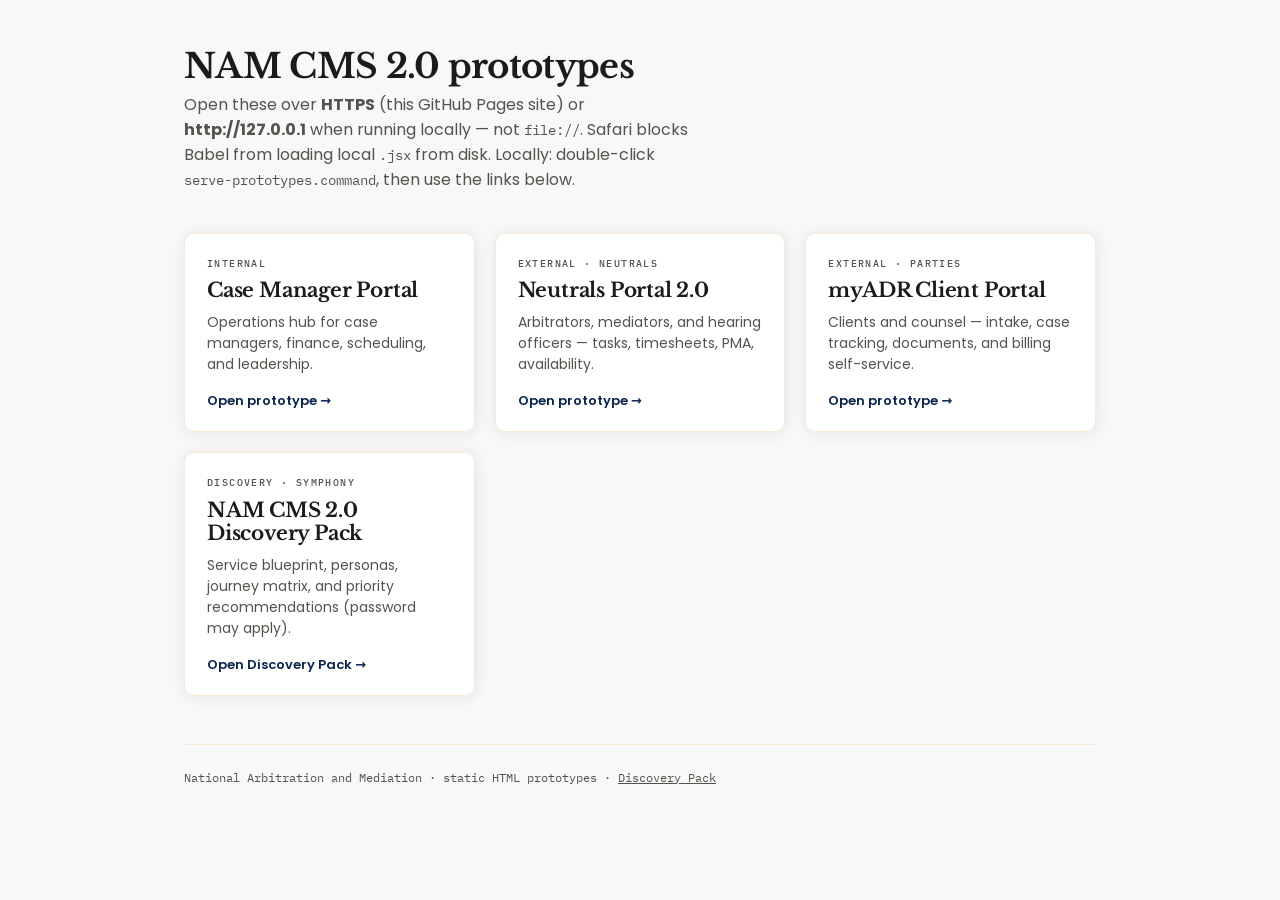
<file: index.html>
<!DOCTYPE html>
<html lang="en">
<head>
  <meta charset="utf-8" />
  <meta name="viewport" content="width=device-width, initial-scale=1" />
  <title>NAM CMS 2.0 · Prototypes</title>
  <link rel="stylesheet" href="./nam-design-system/tokens.css" />
  <style>
    :root {
      --primary: #0a264d;
    }
    * { box-sizing: border-box; }
    body {
      margin: 0;
      min-height: 100vh;
      background: var(--bg-1);
      color: var(--fg-1);
      font-family: var(--font-sans);
      font-size: 15px;
      line-height: 1.55;
      -webkit-font-smoothing: antialiased;
    }
    .wrap {
      max-width: 960px;
      margin: 0 auto;
      padding: 48px 24px 64px;
    }
    h1 {
      font-family: var(--font-serif);
      font-size: 34px;
      font-weight: 700;
      letter-spacing: -0.02em;
      margin: 0 0 8px;
      color: var(--fg-1);
    }
    .lede {
      color: var(--fg-2);
      margin: 0 0 40px;
      max-width: 52ch;
    }
    .grid {
      display: grid;
      gap: 20px;
      grid-template-columns: repeat(auto-fill, minmax(260px, 1fr));
    }
    a.card-link {
      display: block;
      text-decoration: none;
      color: inherit;
      background: #fff;
      border: 1px solid var(--stroke-1);
      border-radius: var(--radius-xl);
      box-shadow: var(--shadow-sm);
      padding: 22px 22px 20px;
      transition: box-shadow 0.15s ease, border-color 0.15s ease;
    }
    a.card-link:hover {
      border-color: var(--stroke-2);
      box-shadow: var(--shadow-md);
    }
    .eyebrow {
      font-family: var(--font-mono);
      font-size: 10px;
      letter-spacing: 0.14em;
      text-transform: uppercase;
      color: var(--fg-2);
      font-weight: 500;
      margin-bottom: 8px;
    }
    .card-link h2 {
      font-family: var(--font-serif);
      font-size: 20px;
      font-weight: 700;
      margin: 0 0 10px;
      color: var(--fg-1);
    }
    .card-link p {
      margin: 0;
      font-size: 14px;
      color: var(--fg-2);
      line-height: 1.5;
    }
    .go {
      margin-top: 16px;
      font-size: 13px;
      font-weight: 600;
      color: var(--primary);
    }
    footer {
      margin-top: 48px;
      padding-top: 24px;
      border-top: 1px solid var(--stroke-1);
      font-size: 12px;
      color: var(--fg-2);
      font-family: var(--font-mono);
    }
  </style>
</head>
<body>
  <div class="wrap">
    <h1>NAM CMS 2.0 prototypes</h1>
    <p class="lede">Open these over <strong>HTTPS</strong> (this GitHub Pages site) or <strong>http://127.0.0.1</strong> when running locally — not <code>file://</code>. Safari blocks Babel from loading local <code>.jsx</code> from disk. Locally: double-click <code>serve-prototypes.command</code>, then use the links below.</p>

    <div class="grid">
      <a class="card-link" href="./NAM%20CaseManagerPortal/NAM%20Case%20Manager%20Portal.html">
        <div class="eyebrow">Internal</div>
        <h2>Case Manager Portal</h2>
        <p>Operations hub for case managers, finance, scheduling, and leadership.</p>
        <div class="go">Open prototype →</div>
      </a>

      <a class="card-link" href="./Neutrals%20Portal%202.0/Neutrals%20Portal.html">
        <div class="eyebrow">External · Neutrals</div>
        <h2>Neutrals Portal 2.0</h2>
        <p>Arbitrators, mediators, and hearing officers — tasks, timesheets, PMA, availability.</p>
        <div class="go">Open prototype →</div>
      </a>

      <a class="card-link" href="./NAM%20Client%20Portal/index.html">
        <div class="eyebrow">External · Parties</div>
        <h2>myADR Client Portal</h2>
        <p>Clients and counsel — intake, case tracking, documents, and billing self-service.</p>
        <div class="go">Open prototype →</div>
      </a>

      <a class="card-link" href="./discovery-pack.html">
        <div class="eyebrow">Discovery · Symphony</div>
        <h2>NAM CMS 2.0 Discovery Pack</h2>
        <p>Service blueprint, personas, journey matrix, and priority recommendations (password may apply).</p>
        <div class="go">Open Discovery Pack →</div>
      </a>
    </div>

    <footer>National Arbitration and Mediation · static HTML prototypes · <a href="./discovery-pack.html" style="color: inherit;">Discovery Pack</a></footer>
  </div>
</body>
</html>
</file>
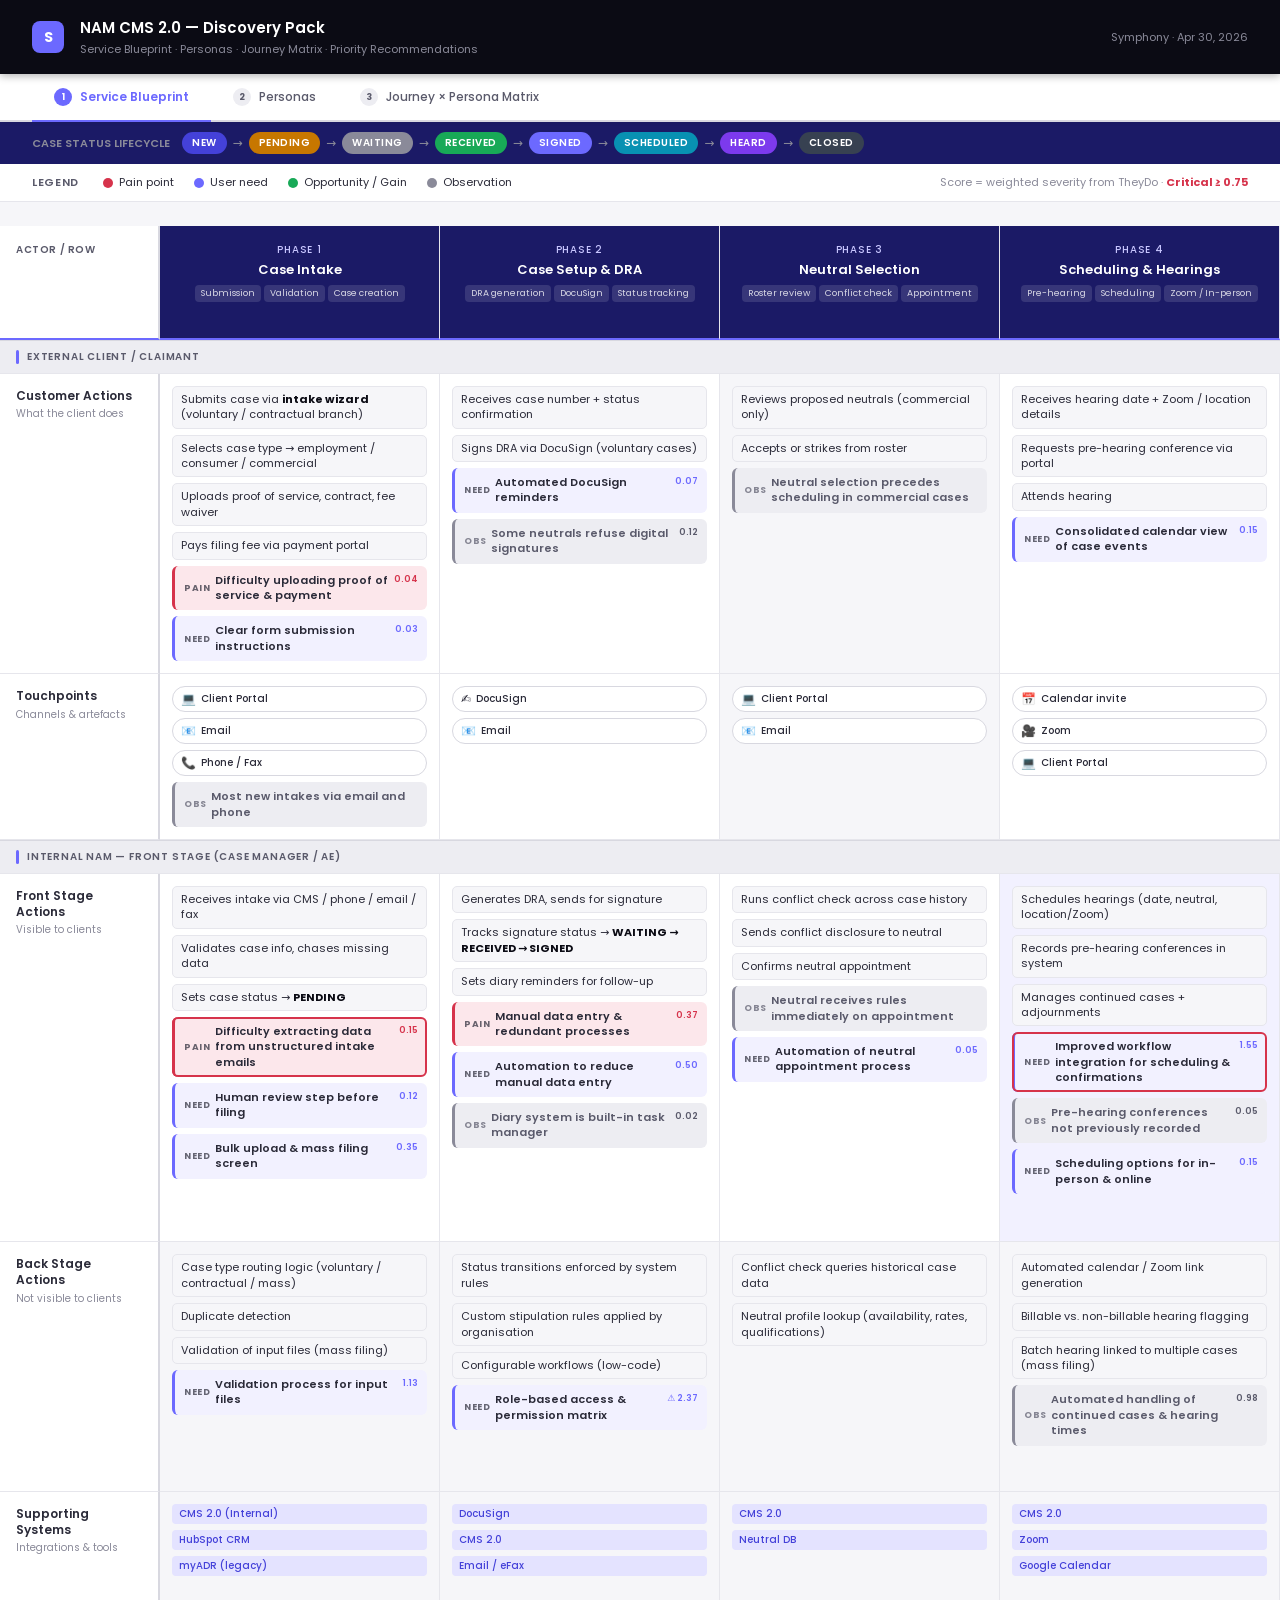
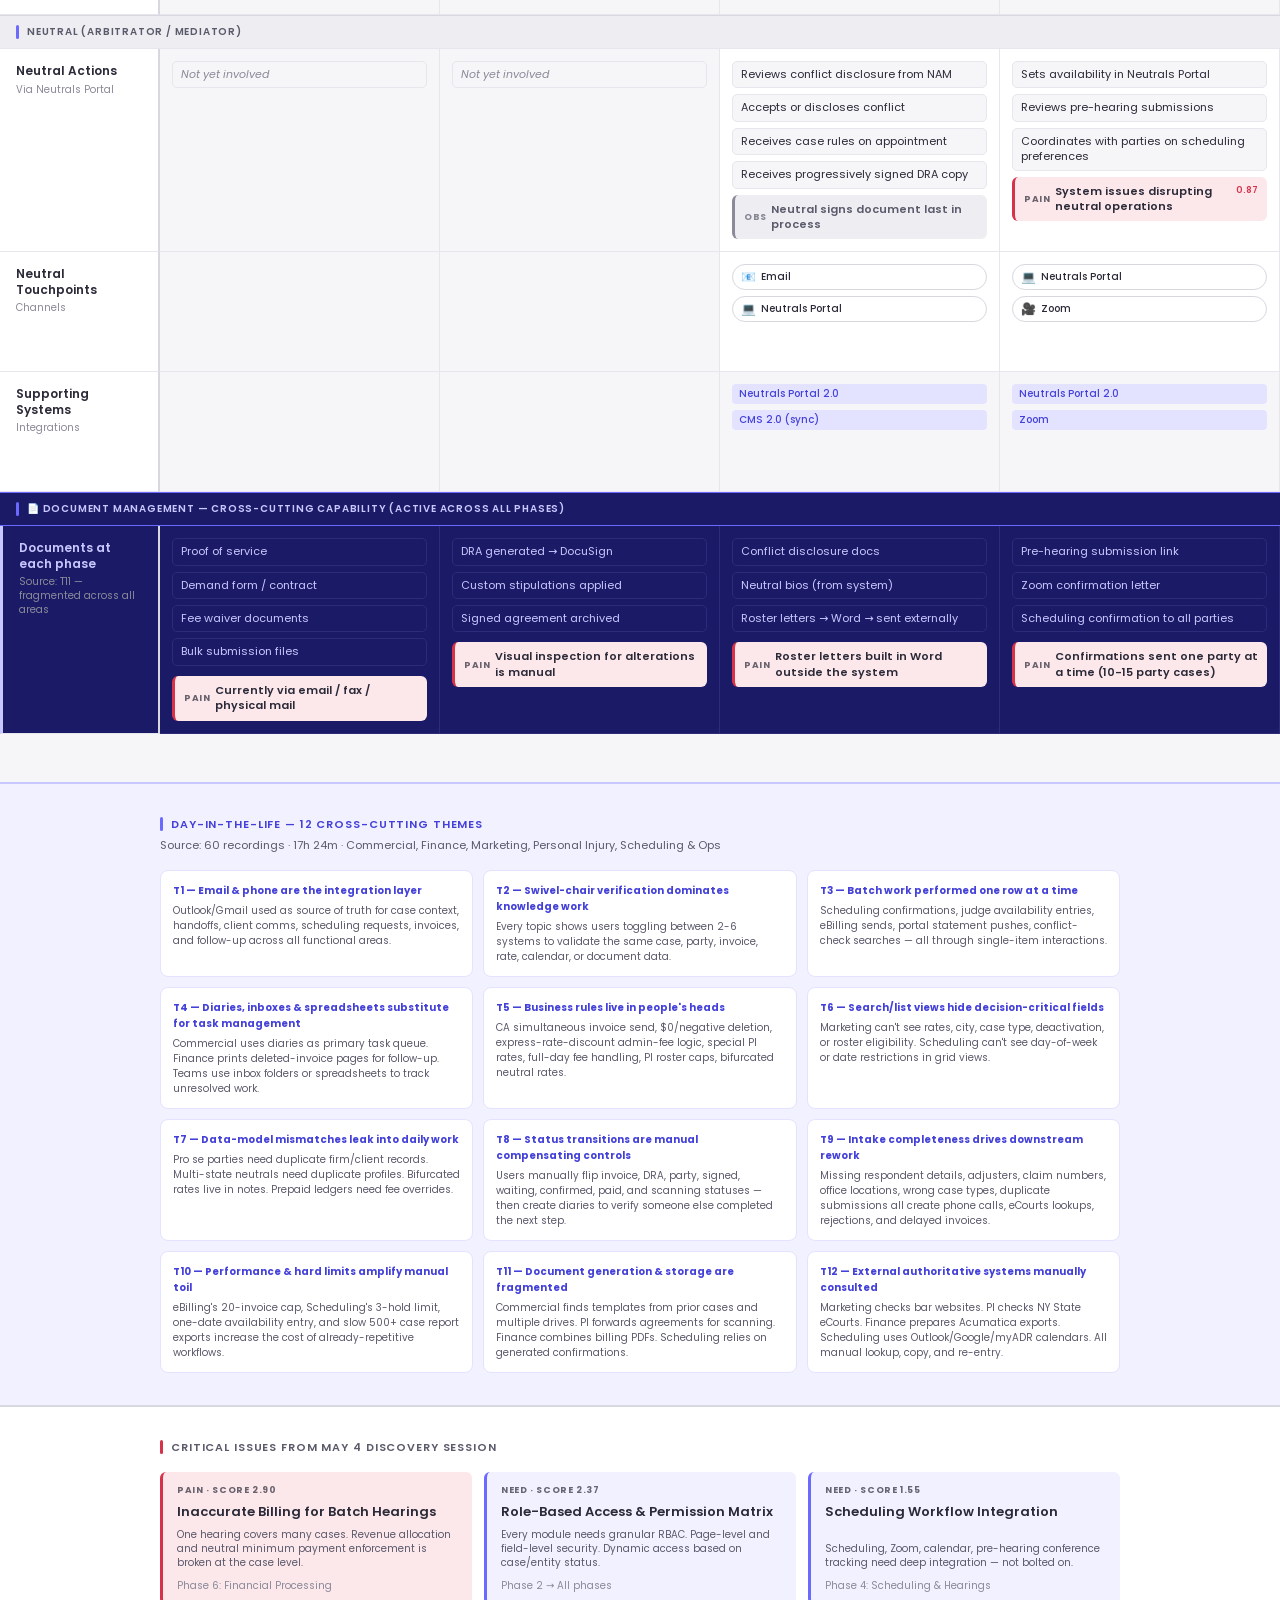
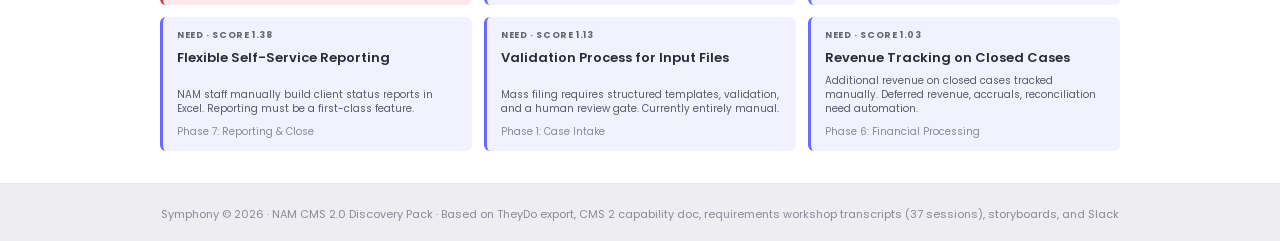
<file: discovery-pack.html>
<!DOCTYPE html>
<html lang="en">
<head>
<meta charset="UTF-8">
<meta name="viewport" content="width=device-width, initial-scale=1.0">
<title>NAM CMS 2.0 — Discovery Pack</title>
<style>
  @import url('https://fonts.googleapis.com/css2?family=Poppins:wght@300;400;500;600;700&display=swap');

  :root {
    color-scheme: light;
    --indigo: #6C69FF; --indigo-50: #F2F1FF; --indigo-100: #E4E3FF;
    --indigo-200: #C9C7FF; --indigo-700: #4441D9; --indigo-900: #1B1A66;
    --ink: #0B0B14; --ink-2: #2A2A38; --ink-3: #5A5A6B; --ink-4: #8A8A99;
    --line: #E6E6EC; --line-2: #D8D8E0; --paper: #F6F6F9; --paper-2: #EDEDF2;
    --surface: #FFFFFF;
    --success: #18A957; --success-bg: #E8F7EE;
    --warn: #C77700; --warn-bg: #FFF4E0;
    --error: #D6334B; --error-bg: #FCE7EB;
    --font-sans: "Poppins", system-ui, -apple-system, "Segoe UI", Roboto, sans-serif;
    --phase-w: 280px; --row-label-w: 160px;
    --c-ae: #6C69FF; --c-cm: #0891B2; --c-fin: #D6334B;
    --c-sched: #7C3AED; --c-mgmt: #374151;
    --c-client: #C77700; --c-neutral: #18A957;
  }
  * { box-sizing: border-box; margin: 0; padding: 0; }
  body { font-family: var(--font-sans); background: var(--paper); color: var(--ink); min-height: 100vh; }

  /* ══ HEADER ══ */
  .app-header {
    background: var(--ink); color: white; padding: 16px 32px;
    display: flex; align-items: center; gap: 16px;
    position: sticky; top: 0; z-index: 200;
    box-shadow: 0 2px 8px rgba(0,0,0,0.3);
  }
  .app-logo { width: 32px; height: 32px; background: var(--indigo); border-radius: 8px;
    display: flex; align-items: center; justify-content: center;
    font-weight: 700; font-size: 14px; color: white; flex-shrink: 0; }
  .app-title { font-size: 15px; font-weight: 600; }
  .app-sub { font-size: 11px; color: var(--ink-4); margin-top: 2px; }
  .app-date { font-size: 11px; color: var(--ink-4); margin-left: auto; white-space: nowrap; }

  /* ══ TAB NAV ══ */
  .tab-nav {
    display: flex; gap: 0; background: var(--surface);
    border-bottom: 2px solid var(--line-2);
    position: sticky; top: 65px; z-index: 190;
    padding: 0 32px;
    box-shadow: 0 1px 4px rgba(11,11,20,0.06);
  }
  .tab-btn {
    padding: 14px 22px; font-size: 12px; font-weight: 500;
    color: var(--ink-3); cursor: pointer; border: none; background: none;
    border-bottom: 2px solid transparent; margin-bottom: -2px;
    transition: all 0.15s; font-family: var(--font-sans);
    display: flex; align-items: center; gap: 8px; white-space: nowrap;
  }
  .tab-btn:hover:not(.active) { color: var(--ink-2); background: var(--paper); }
  .tab-btn.active { color: var(--indigo); border-bottom-color: var(--indigo); font-weight: 600; }
  .tab-num {
    width: 18px; height: 18px; border-radius: 50%; background: var(--paper-2);
    display: flex; align-items: center; justify-content: center;
    font-size: 9px; font-weight: 700; color: var(--ink-3); flex-shrink: 0;
  }
  .tab-btn.active .tab-num { background: var(--indigo); color: white; }

  /* ══ TAB PANELS ══ */
  .tab-panel { display: none; }
  .tab-panel.active { display: block; }

  /* ══════════════════════════════════════
     BLUEPRINT STYLES
  ══════════════════════════════════════ */
  .status-strip {
    background: var(--indigo-900); padding: 10px 32px;
    display: flex; align-items: center; gap: 0; overflow-x: auto;
  }
  .status-item { display: flex; align-items: center; gap: 8px; white-space: nowrap; }
  .status-badge { font-size: 10px; font-weight: 600; padding: 3px 10px; border-radius: 999px;
    letter-spacing: 0.05em; text-transform: uppercase; color: white; }
  .status-arrow { color: var(--ink-4); margin: 0 6px; font-size: 12px; }
  .s-new { background: #4441D9; } .s-pending { background: #C77700; }
  .s-waiting { background: #8A8A99; } .s-received { background: #18A957; }
  .s-signed { background: #6C69FF; } .s-scheduled { background: #0891B2; }
  .s-heard { background: #7C3AED; } .s-closed { background: #374151; }

  .bp-legend { padding: 10px 32px; display: flex; align-items: center; gap: 20px;
    background: var(--surface); border-bottom: 1px solid var(--line); flex-wrap: wrap; }
  .legend-label { font-size: 11px; font-weight: 600; color: var(--ink-3);
    text-transform: uppercase; letter-spacing: 0.06em; margin-right: 4px; }
  .legend-item { display: flex; align-items: center; gap: 6px; font-size: 11px; color: var(--ink-2); }
  .legend-dot { width: 10px; height: 10px; border-radius: 50%; flex-shrink: 0; }
  .dot-pain { background: var(--error); } .dot-need { background: var(--indigo); }
  .dot-gain { background: var(--success); } .dot-obs { background: var(--ink-4); }

  .blueprint-wrapper { overflow-x: auto; padding: 24px 0 48px 0; }
  .blueprint {
    display: grid;
    grid-template-columns: var(--row-label-w) repeat(7, var(--phase-w));
    min-width: calc(var(--row-label-w) + 7 * var(--phase-w));
  }

  .phase-header-spacer { background: var(--surface); border-right: 2px solid var(--line-2);
    border-bottom: 2px solid var(--indigo); padding: 16px;
    position: sticky; left: 0; z-index: 10; }
  .phase-header { padding: 16px; border-right: 1px solid var(--line);
    border-bottom: 2px solid var(--indigo); background: var(--indigo-900);
    color: white; text-align: center; }
  .phase-num { font-size: 10px; font-weight: 500; color: var(--indigo-200);
    text-transform: uppercase; letter-spacing: 0.08em; margin-bottom: 4px; }
  .phase-name { font-size: 13px; font-weight: 600; color: white; line-height: 1.3; }
  .phase-steps { margin-top: 6px; display: flex; flex-wrap: wrap; gap: 3px; justify-content: center; }
  .phase-step { font-size: 9px; background: rgba(255,255,255,0.12);
    color: rgba(255,255,255,0.8); padding: 2px 6px; border-radius: 4px; }

  .bp-section-header { grid-column: 1 / -1; background: var(--paper-2);
    border-top: 1px solid var(--line-2); border-bottom: 1px solid var(--line);
    padding: 8px 16px; font-size: 10px; font-weight: 600; text-transform: uppercase;
    letter-spacing: 0.08em; color: var(--ink-3); display: flex; align-items: center; gap: 8px; }
  .bp-section-header::before { content: ''; width: 3px; height: 14px;
    background: var(--indigo); border-radius: 2px; }

  .row-label { background: var(--surface); border-right: 2px solid var(--line-2);
    border-bottom: 1px solid var(--line); padding: 14px 16px;
    position: sticky; left: 0; z-index: 5;
    display: flex; flex-direction: column; justify-content: flex-start; gap: 4px; }
  .row-label-name { font-size: 12px; font-weight: 600; color: var(--ink-2); line-height: 1.3; }
  .row-label-desc { font-size: 10px; color: var(--ink-4); line-height: 1.4; }

  .actor-client .row-label { border-left: 3px solid #0891B2; }
  .actor-internal .row-label { border-left: 3px solid var(--indigo); }
  .actor-neutral .row-label { border-left: 3px solid var(--success); }

  .cell { border-right: 1px solid var(--line); border-bottom: 1px solid var(--line);
    padding: 12px; background: var(--surface); vertical-align: top;
    min-height: 120px; display: flex; flex-direction: column; gap: 6px; }
  .cell.muted { background: var(--paper); }
  .cell.highlight { background: var(--indigo-50); }

  .card { border-radius: 6px; padding: 7px 9px; font-size: 11px; line-height: 1.4;
    display: flex; flex-direction: column; gap: 3px; }
  .card-pain { background: var(--error-bg); border-left: 3px solid var(--error); color: var(--ink-2); }
  .card-need { background: var(--indigo-50); border-left: 3px solid var(--indigo); color: var(--ink-2); }
  .card-gain { background: var(--success-bg); border-left: 3px solid var(--success); color: var(--ink-2); }
  .card-obs { background: var(--paper-2); border-left: 3px solid var(--ink-4); color: var(--ink-3); }
  .card-type { font-size: 9px; font-weight: 700; text-transform: uppercase; letter-spacing: 0.07em; opacity: 0.7; }
  .card-score { font-size: 9px; font-weight: 600; margin-left: auto; align-self: flex-start; }
  .card-header { display: flex; align-items: center; gap: 4px; }
  .card-title { font-weight: 600; font-size: 11px; flex: 1; }
  .card-body { font-size: 10px; color: var(--ink-3); }

  .action { font-size: 11px; color: var(--ink-2); padding: 5px 8px;
    background: var(--paper); border-radius: 5px; border: 1px solid var(--line); line-height: 1.4; }
  .action strong { color: var(--ink); }

  .touchpoint { display: inline-flex; align-items: center; gap: 5px; font-size: 10px;
    font-weight: 500; padding: 3px 8px; border-radius: 999px; border: 1px solid var(--line-2);
    background: white; color: var(--ink-2); }
  .tp-icon { font-size: 12px; }
  .sys-tag { font-size: 10px; background: var(--indigo-100); color: var(--indigo-700);
    padding: 2px 7px; border-radius: 4px; display: inline-block; font-weight: 500; }
  .critical { outline: 2px solid var(--error); outline-offset: -2px; }

  /* ══════════════════════════════════════
     SHARED SECTION STYLES (personas / matrix / priority)
  ══════════════════════════════════════ */
  .inner-pad { padding: 32px; }
  .section-eyebrow { font-size: 10px; font-weight: 600; text-transform: uppercase;
    letter-spacing: 0.08em; color: var(--ink-3); margin-bottom: 24px;
    display: flex; align-items: center; gap: 8px; }
  .section-eyebrow::before { content: ''; width: 24px; height: 1px; background: var(--indigo); }

  /* ══ PERSONAS ══ */
  .personas-grid { display: grid; grid-template-columns: repeat(auto-fill, minmax(300px, 1fr)); gap: 16px; }
  .persona-card { background: var(--surface); border: 1px solid var(--line); border-radius: 12px;
    padding: 20px; display: flex; flex-direction: column; gap: 12px; transition: box-shadow 0.2s; }
  .persona-card:hover { box-shadow: 0 4px 12px rgba(11,11,20,0.08); }
  .persona-header { display: flex; align-items: flex-start; gap: 12px; }
  .persona-avatar { width: 44px; height: 44px; border-radius: 10px; flex-shrink: 0;
    display: flex; align-items: center; justify-content: center; font-size: 20px; }
  .persona-meta { flex: 1; }
  .persona-name { font-size: 14px; font-weight: 600; color: var(--ink); }
  .persona-role { font-size: 11px; color: var(--ink-4); margin-top: 2px; }
  .persona-type-badge { font-size: 9px; font-weight: 700; text-transform: uppercase;
    letter-spacing: 0.07em; padding: 2px 8px; border-radius: 999px; display: inline-block; margin-top: 4px; }
  .badge-internal { background: var(--indigo-50); color: var(--indigo-700); }
  .badge-external { background: var(--warn-bg); color: var(--warn); }
  .badge-neutral-actor { background: var(--success-bg); color: var(--success); }
  .persona-stat-row { display: flex; gap: 8px; flex-wrap: wrap; }
  .persona-stat { flex: 1; min-width: 80px; background: var(--paper); border-radius: 8px; padding: 8px 10px; text-align: center; }
  .persona-stat-val { font-size: 18px; font-weight: 700; }
  .persona-stat-lbl { font-size: 9px; color: var(--ink-4); text-transform: uppercase; letter-spacing: 0.05em; margin-top: 2px; }
  .persona-section-title { font-size: 10px; font-weight: 600; text-transform: uppercase; letter-spacing: 0.06em; color: var(--ink-3); }
  .tag-list { display: flex; flex-wrap: wrap; gap: 5px; margin-top: 6px; }
  .tag { font-size: 10px; padding: 3px 8px; border-radius: 5px; background: var(--paper-2); color: var(--ink-2); font-weight: 500; }
  .tag.pain { background: var(--error-bg); color: var(--error); }
  .tag.need { background: var(--indigo-50); color: var(--indigo-700); }
  .tag.gain { background: var(--success-bg); color: var(--success); }
  .quote { font-size: 11px; color: var(--ink-3); font-style: italic; line-height: 1.5;
    border-left: 3px solid var(--line-2); padding-left: 10px; }

  /* ══ MATRIX ══ */
  .matrix-wrapper { overflow-x: auto; }
  .matrix { border-collapse: collapse; width: 100%; min-width: 900px; }
  .matrix th, .matrix td { border: 1px solid var(--line); padding: 0; }
  .matrix thead th { background: var(--indigo-900); color: white;
    font-size: 11px; font-weight: 600; padding: 10px 14px; text-align: center; }
  .matrix thead th:first-child { background: var(--ink); text-align: left; }
  .matrix tbody td:first-child { background: var(--surface); padding: 12px 14px;
    font-size: 11px; font-weight: 600; color: var(--ink-2);
    position: sticky; left: 0; border-right: 2px solid var(--line-2); white-space: nowrap; }
  .matrix-cell { padding: 10px 12px; text-align: center; font-size: 11px;
    display: flex; flex-direction: column; align-items: center; gap: 4px; }
  .involvement-dot { width: 28px; height: 28px; border-radius: 50%;
    display: flex; align-items: center; justify-content: center;
    font-size: 11px; font-weight: 700; color: white; }
  .inv-primary { background: var(--indigo); } .inv-secondary { background: var(--ink-4); }
  .inv-none { background: var(--paper-2); } .inv-pain { background: var(--error); }
  .inv-gain { background: var(--success); }
  .inv-label { font-size: 9px; color: var(--ink-4); }
  .matrix-legend { display: flex; gap: 16px; margin-top: 16px; flex-wrap: wrap; }
  .ml-item { display: flex; align-items: center; gap: 8px; font-size: 11px; color: var(--ink-3); }

  /* ══ PRIORITY ══ */
  .priority-section { margin-bottom: 36px; }
  .priority-title { font-size: 13px; font-weight: 700; color: var(--ink);
    display: flex; align-items: center; gap: 10px; margin-bottom: 16px; }
  .priority-badge { width: 28px; height: 28px; border-radius: 50%;
    display: flex; align-items: center; justify-content: center;
    font-size: 12px; font-weight: 700; color: white; flex-shrink: 0; }
  .p1 { background: var(--error); } .p2 { background: var(--warn); } .p3 { background: var(--indigo); }
  .priority-cards { display: grid; grid-template-columns: repeat(auto-fill, minmax(280px, 1fr)); gap: 12px; }
  .priority-card { background: var(--surface); border: 1px solid var(--line); border-radius: 10px; padding: 16px;
    display: flex; flex-direction: column; gap: 10px; }
  .pcard-header { display: flex; align-items: center; gap: 10px; }
  .pcard-avatar { width: 32px; height: 32px; border-radius: 8px;
    display: flex; align-items: center; justify-content: center; font-size: 16px; flex-shrink: 0; }
  .pcard-name { font-size: 12px; font-weight: 600; color: var(--ink); }
  .pcard-phase { font-size: 10px; color: var(--ink-4); }
  .pcard-metric { display: flex; align-items: center; gap: 6px; }
  .pcard-metric-bar { flex: 1; height: 4px; background: var(--paper-2); border-radius: 2px; overflow: hidden; }
  .pcard-metric-fill { height: 100%; border-radius: 2px; }
  .pcard-metric-val { font-size: 10px; font-weight: 600; color: var(--ink-3); width: 30px; text-align: right; }
  .pcard-metric-lbl { font-size: 10px; color: var(--ink-4); width: 60px; }
  .pcard-rationale { font-size: 11px; color: var(--ink-3); line-height: 1.5; }
  .pcard-outcome { font-size: 10px; font-weight: 600; color: var(--success); display: flex; align-items: center; gap: 4px; }

  /* ══ FOOTER ══ */
  .app-footer { padding: 16px 32px; background: var(--paper-2); border-top: 1px solid var(--line); text-align: center; }
  .app-footer span { font-size: 11px; color: var(--ink-4); }
</style>
</head>
<body>

<!-- ══ HEADER ══ -->
<div class="app-header">
  <div class="app-logo">S</div>
  <div>
    <div class="app-title">NAM CMS 2.0 — Discovery Pack</div>
    <div class="app-sub">Service Blueprint · Personas · Journey Matrix · Priority Recommendations</div>
  </div>
  <div class="app-date">Symphony · Apr 30, 2026</div>
</div>

<!-- ══ TAB NAV ══ -->
<div class="tab-nav">
  <button class="tab-btn active" onclick="showTab('blueprint', this)">
    <span class="tab-num">1</span> Service Blueprint
  </button>
  <button class="tab-btn" onclick="showTab('personas', this)">
    <span class="tab-num">2</span> Personas
  </button>
  <button class="tab-btn" onclick="showTab('matrix', this)">
    <span class="tab-num">3</span> Journey × Persona Matrix
  </button>

</div>

<!-- ══════════════════════════════════════
     TAB 1 — SERVICE BLUEPRINT
══════════════════════════════════════ -->
<div class="tab-panel active" id="tab-blueprint">

  <div class="status-strip">
    <span style="font-size:11px;color:var(--ink-4);margin-right:12px;white-space:nowrap;font-weight:600;">CASE STATUS LIFECYCLE</span>
    <div class="status-item"><span class="status-badge s-new">NEW</span></div>
    <span class="status-arrow">→</span>
    <div class="status-item"><span class="status-badge s-pending">PENDING</span></div>
    <span class="status-arrow">→</span>
    <div class="status-item"><span class="status-badge s-waiting">WAITING</span></div>
    <span class="status-arrow">→</span>
    <div class="status-item"><span class="status-badge s-received">RECEIVED</span></div>
    <span class="status-arrow">→</span>
    <div class="status-item"><span class="status-badge s-signed">SIGNED</span></div>
    <span class="status-arrow">→</span>
    <div class="status-item"><span class="status-badge s-scheduled">SCHEDULED</span></div>
    <span class="status-arrow">→</span>
    <div class="status-item"><span class="status-badge s-heard">HEARD</span></div>
    <span class="status-arrow">→</span>
    <div class="status-item"><span class="status-badge s-closed">CLOSED</span></div>
  </div>

  <div class="bp-legend">
    <span class="legend-label">Legend</span>
    <div class="legend-item"><div class="legend-dot dot-pain"></div> Pain point</div>
    <div class="legend-item"><div class="legend-dot dot-need"></div> User need</div>
    <div class="legend-item"><div class="legend-dot dot-gain"></div> Opportunity / Gain</div>
    <div class="legend-item"><div class="legend-dot dot-obs"></div> Observation</div>
    <div style="margin-left:auto;font-size:11px;color:var(--ink-4);">Score = weighted severity from TheyDo · <strong style="color:var(--error)">Critical ≥ 0.75</strong></div>
  </div>

  <div class="blueprint-wrapper">
  <div class="blueprint">

    <div class="phase-header-spacer">
      <div style="font-size:10px;font-weight:600;color:var(--ink-3);text-transform:uppercase;letter-spacing:0.06em;">Actor / Row</div>
    </div>
    <div class="phase-header"><div class="phase-num">Phase 1</div><div class="phase-name">Case Intake</div><div class="phase-steps"><span class="phase-step">Submission</span><span class="phase-step">Validation</span><span class="phase-step">Case creation</span></div></div>
    <div class="phase-header"><div class="phase-num">Phase 2</div><div class="phase-name">Case Setup & DRA</div><div class="phase-steps"><span class="phase-step">DRA generation</span><span class="phase-step">DocuSign</span><span class="phase-step">Status tracking</span></div></div>
    <div class="phase-header"><div class="phase-num">Phase 3</div><div class="phase-name">Neutral Selection</div><div class="phase-steps"><span class="phase-step">Roster review</span><span class="phase-step">Conflict check</span><span class="phase-step">Appointment</span></div></div>
    <div class="phase-header"><div class="phase-num">Phase 4</div><div class="phase-name">Scheduling & Hearings</div><div class="phase-steps"><span class="phase-step">Pre-hearing</span><span class="phase-step">Scheduling</span><span class="phase-step">Zoom / In-person</span></div></div>
    <div class="phase-header"><div class="phase-num">Phase 5</div><div class="phase-name">Hearing & Outcome</div><div class="phase-steps"><span class="phase-step">Pre-hearing</span><span class="phase-step">Hearing day</span><span class="phase-step">Decision / PMA</span></div></div>
    <div class="phase-header"><div class="phase-num">Phase 6</div><div class="phase-name">Financial Processing</div><div class="phase-steps"><span class="phase-step">Invoicing</span><span class="phase-step">Payments</span><span class="phase-step">Neutral pay</span><span class="phase-step">Reconciliation</span></div></div>
    <div class="phase-header"><div class="phase-num">Phase 7</div><div class="phase-name">Reporting & Close</div><div class="phase-steps"><span class="phase-step">Case close</span><span class="phase-step">Reports</span><span class="phase-step">Audit trail</span></div></div>

    <!-- EXTERNAL CLIENT -->
    <div class="bp-section-header">External Client / Claimant</div>
    <div class="row-label actor-client"><div class="row-label-name">Customer Actions</div><div class="row-label-desc">What the client does</div></div>
    <div class="cell actor-client"><div class="action">Submits case via <strong>intake wizard</strong> (voluntary / contractual branch)</div><div class="action">Selects case type → employment / consumer / commercial</div><div class="action">Uploads proof of service, contract, fee waiver</div><div class="action">Pays filing fee via payment portal</div><div class="card card-pain"><div class="card-header"><span class="card-type">Pain</span><span class="card-title">Difficulty uploading proof of service & payment</span><span class="card-score" style="color:var(--error)">0.04</span></div></div><div class="card card-need"><div class="card-header"><span class="card-type">Need</span><span class="card-title">Clear form submission instructions</span><span class="card-score" style="color:var(--indigo)">0.03</span></div></div></div>
    <div class="cell actor-client"><div class="action">Receives case number + status confirmation</div><div class="action">Signs DRA via DocuSign (voluntary cases)</div><div class="card card-need"><div class="card-header"><span class="card-type">Need</span><span class="card-title">Automated DocuSign reminders</span><span class="card-score" style="color:var(--indigo)">0.07</span></div></div><div class="card card-obs"><div class="card-header"><span class="card-type">Obs</span><span class="card-title">Some neutrals refuse digital signatures</span><span class="card-score">0.12</span></div></div></div>
    <div class="cell actor-client muted"><div class="action">Reviews proposed neutrals (commercial only)</div><div class="action">Accepts or strikes from roster</div><div class="card card-obs"><div class="card-header"><span class="card-type">Obs</span><span class="card-title">Neutral selection precedes scheduling in commercial cases</span></div></div></div>
    <div class="cell actor-client"><div class="action">Receives hearing date + Zoom / location details</div><div class="action">Requests pre-hearing conference via portal</div><div class="action">Attends hearing</div><div class="card card-need"><div class="card-header"><span class="card-type">Need</span><span class="card-title">Consolidated calendar view of case events</span><span class="card-score" style="color:var(--indigo)">0.15</span></div></div></div>
    <div class="cell actor-client"><div class="action">Attends hearing — Zoom or in-person</div><div class="action">Participates in pre-hearing conference</div><div class="action">Receives decision / award / PMA</div><div class="action">Confirms settlement if applicable</div><div class="card card-obs"><div class="card-header"><span class="card-type">Obs</span><span class="card-title">Decision shared only after payment (arbitration)</span></div></div></div>
    <div class="cell actor-client"><div class="action">Views invoices online</div><div class="action">Pays via portal (ACH / card)</div><div class="action">Receives decision after payment (arbitration)</div><div class="card card-gain"><div class="card-header"><span class="card-type">Gain</span><span class="card-title">Automated fee collection & payment</span><span class="card-score" style="color:var(--success)">0.02</span></div></div><div class="card card-obs"><div class="card-header"><span class="card-type">Obs</span><span class="card-title">Decision shared only after payment</span></div></div></div>
    <div class="cell actor-client muted"><div class="action">Receives case closure notification</div><div class="action">Accesses final decision / settlement documents</div></div>

    <div class="row-label actor-client"><div class="row-label-name">Touchpoints</div><div class="row-label-desc">Channels & artefacts</div></div>
    <div class="cell actor-client"><div class="touchpoint"><span class="tp-icon">💻</span> Client Portal</div><div class="touchpoint"><span class="tp-icon">📧</span> Email</div><div class="touchpoint"><span class="tp-icon">📞</span> Phone / Fax</div><div class="card card-obs"><div class="card-header"><span class="card-type">Obs</span><span class="card-title">Most new intakes via email and phone</span></div></div></div>
    <div class="cell actor-client"><div class="touchpoint"><span class="tp-icon">✍️</span> DocuSign</div><div class="touchpoint"><span class="tp-icon">📧</span> Email</div></div>
    <div class="cell actor-client muted"><div class="touchpoint"><span class="tp-icon">💻</span> Client Portal</div><div class="touchpoint"><span class="tp-icon">📧</span> Email</div></div>
    <div class="cell actor-client"><div class="touchpoint"><span class="tp-icon">📅</span> Calendar invite</div><div class="touchpoint"><span class="tp-icon">🎥</span> Zoom</div><div class="touchpoint"><span class="tp-icon">💻</span> Client Portal</div></div>
    <div class="cell actor-client"><div class="touchpoint"><span class="tp-icon">🎥</span> Zoom</div><div class="touchpoint"><span class="tp-icon">📍</span> In-person venue</div><div class="touchpoint"><span class="tp-icon">📧</span> Email (decision)</div></div>
    <div class="cell actor-client"><div class="touchpoint"><span class="tp-icon">💻</span> Client Portal</div><div class="touchpoint"><span class="tp-icon">💳</span> Authorize.Net</div><div class="touchpoint"><span class="tp-icon">📧</span> Email / eFax</div></div>
    <div class="cell actor-client muted"><div class="touchpoint"><span class="tp-icon">📧</span> Email</div><div class="touchpoint"><span class="tp-icon">💻</span> Client Portal</div></div>

    <!-- INTERNAL NAM -->
    <div class="bp-section-header">Internal NAM — Front Stage (Case Manager / AE)</div>
    <div class="row-label actor-internal"><div class="row-label-name">Front Stage Actions</div><div class="row-label-desc">Visible to clients</div></div>
    <div class="cell actor-internal"><div class="action">Receives intake via CMS / phone / email / fax</div><div class="action">Validates case info, chases missing data</div><div class="action">Sets case status → <strong>PENDING</strong></div><div class="card card-pain critical"><div class="card-header"><span class="card-type">Pain</span><span class="card-title">Difficulty extracting data from unstructured intake emails</span><span class="card-score" style="color:var(--error)">0.15</span></div></div><div class="card card-need"><div class="card-header"><span class="card-type">Need</span><span class="card-title">Human review step before filing</span><span class="card-score" style="color:var(--indigo)">0.12</span></div></div><div class="card card-need"><div class="card-header"><span class="card-type">Need</span><span class="card-title">Bulk upload & mass filing screen</span><span class="card-score" style="color:var(--indigo)">0.35</span></div></div></div>
    <div class="cell actor-internal"><div class="action">Generates DRA, sends for signature</div><div class="action">Tracks signature status → <strong>WAITING → RECEIVED → SIGNED</strong></div><div class="action">Sets diary reminders for follow-up</div><div class="card card-pain"><div class="card-header"><span class="card-type">Pain</span><span class="card-title">Manual data entry & redundant processes</span><span class="card-score" style="color:var(--error)">0.37</span></div></div><div class="card card-need"><div class="card-header"><span class="card-type">Need</span><span class="card-title">Automation to reduce manual data entry</span><span class="card-score" style="color:var(--indigo)">0.50</span></div></div><div class="card card-obs"><div class="card-header"><span class="card-type">Obs</span><span class="card-title">Diary system is built-in task manager</span><span class="card-score">0.02</span></div></div></div>
    <div class="cell actor-internal"><div class="action">Runs conflict check across case history</div><div class="action">Sends conflict disclosure to neutral</div><div class="action">Confirms neutral appointment</div><div class="card card-obs"><div class="card-header"><span class="card-type">Obs</span><span class="card-title">Neutral receives rules immediately on appointment</span></div></div><div class="card card-need"><div class="card-header"><span class="card-type">Need</span><span class="card-title">Automation of neutral appointment process</span><span class="card-score" style="color:var(--indigo)">0.05</span></div></div></div>
    <div class="cell actor-internal highlight"><div class="action">Schedules hearings (date, neutral, location/Zoom)</div><div class="action">Records pre-hearing conferences in system</div><div class="action">Manages continued cases + adjournments</div><div class="card card-need critical"><div class="card-header"><span class="card-type">Need</span><span class="card-title">Improved workflow integration for scheduling & confirmations</span><span class="card-score" style="color:var(--indigo)">1.55</span></div></div><div class="card card-obs"><div class="card-header"><span class="card-type">Obs</span><span class="card-title">Pre-hearing conferences not previously recorded</span><span class="card-score">0.05</span></div></div><div class="card card-need"><div class="card-header"><span class="card-type">Need</span><span class="card-title">Scheduling options for in-person & online</span><span class="card-score" style="color:var(--indigo)">0.15</span></div></div></div>
    <div class="cell actor-internal"><div class="action">Manages document upload, categorisation, sharing</div><div class="action">Controls access by party / role</div><div class="action">Sends docs to counsel (email / eFax)</div><div class="card card-need"><div class="card-header"><span class="card-type">Need</span><span class="card-title">Robust auditing & configurable document management</span><span class="card-score" style="color:var(--indigo)">0.29</span></div></div><div class="card card-need"><div class="card-header"><span class="card-type">Need</span><span class="card-title">Automated clause insertion in documents</span><span class="card-score" style="color:var(--indigo)">0.17</span></div></div></div>
    <div class="cell actor-internal highlight"><div class="action">Generates invoices, processes payments</div><div class="action">Manages neutral compensation, splits, minimums</div><div class="action">Runs reconciliation reports (hearing counts vs. closed)</div><div class="card card-pain critical"><div class="card-header"><span class="card-type">Pain</span><span class="card-title">Inaccurate billing for batch hearings</span><span class="card-score" style="color:var(--error)">⚠ 2.90</span></div></div><div class="card card-need critical"><div class="card-header"><span class="card-type">Need</span><span class="card-title">Manual tracking of additional revenue on closed cases</span><span class="card-score" style="color:var(--indigo)">1.03</span></div></div><div class="card card-pain"><div class="card-header"><span class="card-type">Pain</span><span class="card-title">Overpayments & applying to other invoices</span><span class="card-score" style="color:var(--error)">0.76</span></div></div><div class="card card-need"><div class="card-header"><span class="card-type">Need</span><span class="card-title">Split payments & fee splits in mass filings</span><span class="card-score" style="color:var(--indigo)">0.17</span></div></div></div>
    <div class="cell actor-internal"><div class="action">Closes case, generates audit trail</div><div class="action">Produces client status reports</div><div class="action">Runs operational / financial reports</div><div class="card card-need critical"><div class="card-header"><span class="card-type">Need</span><span class="card-title">Aggregated & comprehensive reports</span><span class="card-score" style="color:var(--indigo)">1.03</span></div></div><div class="card card-need critical"><div class="card-header"><span class="card-type">Need</span><span class="card-title">Flexible & user-friendly self-service reporting</span><span class="card-score" style="color:var(--indigo)">1.38</span></div></div><div class="card card-pain"><div class="card-header"><span class="card-type">Pain</span><span class="card-title">Limitations in current system for case/client status</span><span class="card-score" style="color:var(--error)">0.90</span></div></div></div>

    <div class="row-label actor-internal"><div class="row-label-name">Back Stage Actions</div><div class="row-label-desc">Not visible to clients</div></div>
    <div class="cell actor-internal muted"><div class="action">Case type routing logic (voluntary / contractual / mass)</div><div class="action">Duplicate detection</div><div class="action">Validation of input files (mass filing)</div><div class="card card-need"><div class="card-header"><span class="card-type">Need</span><span class="card-title">Validation process for input files</span><span class="card-score" style="color:var(--indigo)">1.13</span></div></div></div>
    <div class="cell actor-internal muted"><div class="action">Status transitions enforced by system rules</div><div class="action">Custom stipulation rules applied by organisation</div><div class="action">Configurable workflows (low-code)</div><div class="card card-need"><div class="card-header"><span class="card-type">Need</span><span class="card-title">Role-based access & permission matrix</span><span class="card-score" style="color:var(--indigo)">⚠ 2.37</span></div></div></div>
    <div class="cell actor-internal muted"><div class="action">Conflict check queries historical case data</div><div class="action">Neutral profile lookup (availability, rates, qualifications)</div></div>
    <div class="cell actor-internal muted"><div class="action">Automated calendar / Zoom link generation</div><div class="action">Billable vs. non-billable hearing flagging</div><div class="action">Batch hearing linked to multiple cases (mass filing)</div><div class="card card-obs"><div class="card-header"><span class="card-type">Obs</span><span class="card-title">Automated handling of continued cases & hearing times</span><span class="card-score">0.98</span></div></div></div>
    <div class="cell actor-internal muted"><div class="action">Status auto-transitions to HEARD on session close</div><div class="action">Revenue recognition triggered on hearing date</div><div class="action">Neutral payment queued in payables run</div><div class="action">Billable time calculated and allocated across cases</div><div class="card card-obs"><div class="card-header"><span class="card-type">Obs</span><span class="card-title">Revenue recognised on hearing date — not case close date</span></div></div></div>
    <div class="cell actor-internal muted"><div class="action">Revenue recognised on hearing date (not close)</div><div class="action">Neutral minimum applied at hearing level (not case level)</div><div class="action">Time split proportionally across batched cases</div><div class="card card-pain"><div class="card-header"><span class="card-type">Pain</span><span class="card-title">Difficulty ensuring accurate journal entries</span><span class="card-score" style="color:var(--error)">0.23</span></div></div></div>
    <div class="cell actor-internal muted"><div class="action">Immutable audit trail of all user actions</div><div class="action">Status change logged with timestamp + user</div><div class="action">Unused reports flagged for removal</div></div>

    <div class="row-label actor-internal"><div class="row-label-name">Supporting Systems</div><div class="row-label-desc">Integrations & tools</div></div>
    <div class="cell actor-internal muted"><div class="sys-tag">CMS 2.0 (Internal)</div><div class="sys-tag">HubSpot CRM</div><div class="sys-tag">myADR (legacy)</div></div>
    <div class="cell actor-internal muted"><div class="sys-tag">DocuSign</div><div class="sys-tag">CMS 2.0</div><div class="sys-tag">Email / eFax</div></div>
    <div class="cell actor-internal muted"><div class="sys-tag">CMS 2.0</div><div class="sys-tag">Neutral DB</div></div>
    <div class="cell actor-internal muted"><div class="sys-tag">CMS 2.0</div><div class="sys-tag">Zoom</div><div class="sys-tag">Google Calendar</div></div>
    <div class="cell actor-internal muted"><div class="sys-tag">CMS 2.0</div><div class="sys-tag">Zoom</div><div class="sys-tag">DocuSign (PMA/award)</div></div>
    <div class="cell actor-internal muted"><div class="sys-tag">CMS 2.0</div><div class="sys-tag">Authorize.Net</div><div class="sys-tag">Acumatica ERP</div><div class="sys-tag">eFax</div></div>
    <div class="cell actor-internal muted"><div class="sys-tag">CMS 2.0</div><div class="sys-tag">Reporting module</div><div class="sys-tag">Acumatica</div></div>

    <!-- NEUTRAL -->
    <div class="bp-section-header">Neutral (Arbitrator / Mediator)</div>
    <div class="row-label actor-neutral"><div class="row-label-name">Neutral Actions</div><div class="row-label-desc">Via Neutrals Portal</div></div>
    <div class="cell actor-neutral muted"><div class="action" style="color:var(--ink-4);font-style:italic;">Not yet involved</div></div>
    <div class="cell actor-neutral muted"><div class="action" style="color:var(--ink-4);font-style:italic;">Not yet involved</div></div>
    <div class="cell actor-neutral"><div class="action">Reviews conflict disclosure from NAM</div><div class="action">Accepts or discloses conflict</div><div class="action">Receives case rules on appointment</div><div class="action">Receives progressively signed DRA copy</div><div class="card card-obs"><div class="card-header"><span class="card-type">Obs</span><span class="card-title">Neutral signs document last in process</span></div></div></div>
    <div class="cell actor-neutral"><div class="action">Sets availability in Neutrals Portal</div><div class="action">Reviews pre-hearing submissions</div><div class="action">Coordinates with parties on scheduling preferences</div><div class="card card-pain"><div class="card-header"><span class="card-type">Pain</span><span class="card-title">System issues disrupting neutral operations</span><span class="card-score" style="color:var(--error)">0.87</span></div></div></div>
    <div class="cell actor-neutral"><div class="action">Accesses shared documents via Neutrals Portal</div><div class="action">Submits decision / award document</div><div class="action">Submits timesheet</div><div class="card card-need"><div class="card-header"><span class="card-type">Need</span><span class="card-title">Detailed time & task breakdown for neutrals</span><span class="card-score" style="color:var(--indigo)">0.06</span></div></div></div>
    <div class="cell actor-neutral"><div class="action">Receives payment statement at month-end</div><div class="action">Reviews compensation breakdown</div><div class="card card-need"><div class="card-header"><span class="card-type">Need</span><span class="card-title">Track neutral rates & payments over time</span><span class="card-score" style="color:var(--indigo)">0.07</span></div></div><div class="card card-obs"><div class="card-header"><span class="card-type">Obs</span><span class="card-title">Neutrals paid at month-end of case closure</span></div></div></div>
    <div class="cell actor-neutral muted"><div class="action" style="color:var(--ink-4);font-style:italic;">Not directly involved</div></div>

    <div class="row-label actor-neutral"><div class="row-label-name">Neutral Touchpoints</div><div class="row-label-desc">Channels</div></div>
    <div class="cell actor-neutral muted"></div><div class="cell actor-neutral muted"></div>
    <div class="cell actor-neutral"><div class="touchpoint"><span class="tp-icon">📧</span> Email</div><div class="touchpoint"><span class="tp-icon">💻</span> Neutrals Portal</div></div>
    <div class="cell actor-neutral"><div class="touchpoint"><span class="tp-icon">💻</span> Neutrals Portal</div><div class="touchpoint"><span class="tp-icon">🎥</span> Zoom</div></div>
    <div class="cell actor-neutral"><div class="touchpoint"><span class="tp-icon">🎥</span> Zoom</div><div class="touchpoint"><span class="tp-icon">💻</span> Neutrals Portal</div><div class="touchpoint"><span class="tp-icon">✍️</span> DocuSign (PMA)</div></div>
    <div class="cell actor-neutral"><div class="touchpoint"><span class="tp-icon">💻</span> Neutrals Portal</div><div class="touchpoint"><span class="tp-icon">📧</span> Email</div></div>
    <div class="cell actor-neutral muted"></div>

    <div class="row-label actor-neutral"><div class="row-label-name">Supporting Systems</div><div class="row-label-desc">Integrations</div></div>
    <div class="cell actor-neutral muted"></div><div class="cell actor-neutral muted"></div>
    <div class="cell actor-neutral muted"><div class="sys-tag">Neutrals Portal 2.0</div><div class="sys-tag">CMS 2.0 (sync)</div></div>
    <div class="cell actor-neutral muted"><div class="sys-tag">Neutrals Portal 2.0</div><div class="sys-tag">Zoom</div></div>
    <div class="cell actor-neutral muted"><div class="sys-tag">Neutrals Portal 2.0</div><div class="sys-tag">Zoom</div><div class="sys-tag">DocuSign</div></div>
    <div class="cell actor-neutral muted"><div class="sys-tag">Neutrals Portal 2.0</div><div class="sys-tag">Acumatica</div></div>
    <div class="cell actor-neutral muted"></div>


    <!-- DOCUMENT MANAGEMENT — Cross-Cutting Capability -->
    <div class="bp-section-header" style="background:var(--indigo-900);color:var(--indigo-200);border-color:var(--indigo);">📄 Document Management — Cross-Cutting Capability (active across all phases)</div>
    <div class="row-label" style="background:var(--indigo-900);border-left:3px solid var(--indigo-200);">
      <div class="row-label-name" style="color:var(--indigo-200);">Documents at each phase</div>
      <div class="row-label-desc" style="color:var(--ink-4);">Source: T11 — fragmented across all areas</div>
    </div>
    <div class="cell" style="background:var(--indigo-900);border-color:#2D2B7A;">
      <div class="action" style="background:#1B1A66;border-color:#2D2B7A;color:var(--indigo-200);">Proof of service</div>
      <div class="action" style="background:#1B1A66;border-color:#2D2B7A;color:var(--indigo-200);">Demand form / contract</div>
      <div class="action" style="background:#1B1A66;border-color:#2D2B7A;color:var(--indigo-200);">Fee waiver documents</div>
      <div class="action" style="background:#1B1A66;border-color:#2D2B7A;color:var(--indigo-200);">Bulk submission files</div>
      <div class="card card-pain" style="margin-top:4px;"><div class="card-header"><span class="card-type">Pain</span><span class="card-title">Currently via email / fax / physical mail</span></div></div>
    </div>
    <div class="cell" style="background:var(--indigo-900);border-color:#2D2B7A;">
      <div class="action" style="background:#1B1A66;border-color:#2D2B7A;color:var(--indigo-200);">DRA generated → DocuSign</div>
      <div class="action" style="background:#1B1A66;border-color:#2D2B7A;color:var(--indigo-200);">Custom stipulations applied</div>
      <div class="action" style="background:#1B1A66;border-color:#2D2B7A;color:var(--indigo-200);">Signed agreement archived</div>
      <div class="card card-pain" style="margin-top:4px;"><div class="card-header"><span class="card-type">Pain</span><span class="card-title">Visual inspection for alterations is manual</span></div></div>
    </div>
    <div class="cell" style="background:var(--indigo-900);border-color:#2D2B7A;">
      <div class="action" style="background:#1B1A66;border-color:#2D2B7A;color:var(--indigo-200);">Conflict disclosure docs</div>
      <div class="action" style="background:#1B1A66;border-color:#2D2B7A;color:var(--indigo-200);">Neutral bios (from system)</div>
      <div class="action" style="background:#1B1A66;border-color:#2D2B7A;color:var(--indigo-200);">Roster letters → Word → sent externally</div>
      <div class="card card-pain" style="margin-top:4px;"><div class="card-header"><span class="card-type">Pain</span><span class="card-title">Roster letters built in Word outside the system</span></div></div>
    </div>
    <div class="cell" style="background:var(--indigo-900);border-color:#2D2B7A;">
      <div class="action" style="background:#1B1A66;border-color:#2D2B7A;color:var(--indigo-200);">Pre-hearing submission link</div>
      <div class="action" style="background:#1B1A66;border-color:#2D2B7A;color:var(--indigo-200);">Zoom confirmation letter</div>
      <div class="action" style="background:#1B1A66;border-color:#2D2B7A;color:var(--indigo-200);">Scheduling confirmation to all parties</div>
      <div class="card card-pain" style="margin-top:4px;"><div class="card-header"><span class="card-type">Pain</span><span class="card-title">Confirmations sent one party at a time (10-15 party cases)</span></div></div>
    </div>
    <div class="cell" style="background:var(--indigo-900);border-color:#2D2B7A;">
      <div class="action" style="background:#1B1A66;border-color:#2D2B7A;color:var(--indigo-200);">Pre-hearing briefs (secure access)</div>
      <div class="action" style="background:#1B1A66;border-color:#2D2B7A;color:var(--indigo-200);">Decision / award document</div>
      <div class="action" style="background:#1B1A66;border-color:#2D2B7A;color:var(--indigo-200);">PMA (Post-Mediation Agreement)</div>
      <div class="card card-need" style="margin-top:4px;"><div class="card-header"><span class="card-type">Need</span><span class="card-title">Secure doc sharing — email is a major security risk</span></div></div>
    </div>
    <div class="cell" style="background:var(--indigo-900);border-color:#2D2B7A;">
      <div class="action" style="background:#1B1A66;border-color:#2D2B7A;color:var(--indigo-200);">Invoices (PDF + eBilling)</div>
      <div class="action" style="background:#1B1A66;border-color:#2D2B7A;color:var(--indigo-200);">Payment receipts</div>
      <div class="action" style="background:#1B1A66;border-color:#2D2B7A;color:var(--indigo-200);">Neutral payment statements</div>
      <div class="card card-pain" style="margin-top:4px;"><div class="card-header"><span class="card-type">Pain</span><span class="card-title">Billing PDFs combined manually; portal statements pushed one at a time</span></div></div>
    </div>
    <div class="cell" style="background:var(--indigo-900);border-color:#2D2B7A;">
      <div class="action" style="background:#1B1A66;border-color:#2D2B7A;color:var(--indigo-200);">Audit trail export</div>
      <div class="action" style="background:#1B1A66;border-color:#2D2B7A;color:var(--indigo-200);">Client status reports</div>
      <div class="action" style="background:#1B1A66;border-color:#2D2B7A;color:var(--indigo-200);">Case closure documentation</div>
      <div class="card card-need" style="margin-top:4px;"><div class="card-header"><span class="card-type">Need</span><span class="card-title">Central document storage linked to case events — not spread across drives</span></div></div>
    </div>

  </div><!-- /.blueprint -->
  </div><!-- /.blueprint-wrapper -->

  <!-- Day in the Life findings -->
  <div style="padding:32px;background:var(--indigo-50);border-top:2px solid var(--indigo-200);">
    <div style="max-width:960px;margin:0 auto;">
      <div style="font-size:11px;font-weight:600;text-transform:uppercase;letter-spacing:0.08em;color:var(--indigo-700);margin-bottom:4px;display:flex;align-items:center;gap:8px;"><div style="width:3px;height:14px;background:var(--indigo);border-radius:2px;"></div>Day-in-the-Life — 12 Cross-Cutting Themes</div>
      <div style="font-size:11px;color:var(--ink-3);margin-bottom:16px;">Source: 60 recordings · 17h 24m · Commercial, Finance, Marketing, Personal Injury, Scheduling & Ops</div>
      <div style="display:grid;grid-template-columns:repeat(auto-fill,minmax(280px,1fr));gap:10px;">
        <div style="background:white;border-radius:8px;padding:12px;border:1px solid var(--indigo-100);"><div style="font-size:10px;font-weight:700;color:var(--indigo-700);margin-bottom:4px;">T1 — Email & phone are the integration layer</div><div style="font-size:10px;color:var(--ink-3);line-height:1.5;">Outlook/Gmail used as source of truth for case context, handoffs, client comms, scheduling requests, invoices, and follow-up across all functional areas.</div></div>
        <div style="background:white;border-radius:8px;padding:12px;border:1px solid var(--indigo-100);"><div style="font-size:10px;font-weight:700;color:var(--indigo-700);margin-bottom:4px;">T2 — Swivel-chair verification dominates knowledge work</div><div style="font-size:10px;color:var(--ink-3);line-height:1.5;">Every topic shows users toggling between 2-6 systems to validate the same case, party, invoice, rate, calendar, or document data.</div></div>
        <div style="background:white;border-radius:8px;padding:12px;border:1px solid var(--indigo-100);"><div style="font-size:10px;font-weight:700;color:var(--indigo-700);margin-bottom:4px;">T3 — Batch work performed one row at a time</div><div style="font-size:10px;color:var(--ink-3);line-height:1.5;">Scheduling confirmations, judge availability entries, eBilling sends, portal statement pushes, conflict-check searches — all through single-item interactions.</div></div>
        <div style="background:white;border-radius:8px;padding:12px;border:1px solid var(--indigo-100);"><div style="font-size:10px;font-weight:700;color:var(--indigo-700);margin-bottom:4px;">T4 — Diaries, inboxes & spreadsheets substitute for task management</div><div style="font-size:10px;color:var(--ink-3);line-height:1.5;">Commercial uses diaries as primary task queue. Finance prints deleted-invoice pages for follow-up. Teams use inbox folders or spreadsheets to track unresolved work.</div></div>
        <div style="background:white;border-radius:8px;padding:12px;border:1px solid var(--indigo-100);"><div style="font-size:10px;font-weight:700;color:var(--indigo-700);margin-bottom:4px;">T5 — Business rules live in people's heads</div><div style="font-size:10px;color:var(--ink-3);line-height:1.5;">CA simultaneous invoice send, $0/negative deletion, express-rate-discount admin-fee logic, special PI rates, full-day fee handling, PI roster caps, bifurcated neutral rates.</div></div>
        <div style="background:white;border-radius:8px;padding:12px;border:1px solid var(--indigo-100);"><div style="font-size:10px;font-weight:700;color:var(--indigo-700);margin-bottom:4px;">T6 — Search/list views hide decision-critical fields</div><div style="font-size:10px;color:var(--ink-3);line-height:1.5;">Marketing can't see rates, city, case type, deactivation, or roster eligibility. Scheduling can't see day-of-week or date restrictions in grid views.</div></div>
        <div style="background:white;border-radius:8px;padding:12px;border:1px solid var(--indigo-100);"><div style="font-size:10px;font-weight:700;color:var(--indigo-700);margin-bottom:4px;">T7 — Data-model mismatches leak into daily work</div><div style="font-size:10px;color:var(--ink-3);line-height:1.5;">Pro se parties need duplicate firm/client records. Multi-state neutrals need duplicate profiles. Bifurcated rates live in notes. Prepaid ledgers need fee overrides.</div></div>
        <div style="background:white;border-radius:8px;padding:12px;border:1px solid var(--indigo-100);"><div style="font-size:10px;font-weight:700;color:var(--indigo-700);margin-bottom:4px;">T8 — Status transitions are manual compensating controls</div><div style="font-size:10px;color:var(--ink-3);line-height:1.5;">Users manually flip invoice, DRA, party, signed, waiting, confirmed, paid, and scanning statuses — then create diaries to verify someone else completed the next step.</div></div>
        <div style="background:white;border-radius:8px;padding:12px;border:1px solid var(--indigo-100);"><div style="font-size:10px;font-weight:700;color:var(--indigo-700);margin-bottom:4px;">T9 — Intake completeness drives downstream rework</div><div style="font-size:10px;color:var(--ink-3);line-height:1.5;">Missing respondent details, adjusters, claim numbers, office locations, wrong case types, duplicate submissions all create phone calls, eCourts lookups, rejections, and delayed invoices.</div></div>
        <div style="background:white;border-radius:8px;padding:12px;border:1px solid var(--indigo-100);"><div style="font-size:10px;font-weight:700;color:var(--indigo-700);margin-bottom:4px;">T10 — Performance & hard limits amplify manual toil</div><div style="font-size:10px;color:var(--ink-3);line-height:1.5;">eBilling's 20-invoice cap, Scheduling's 3-hold limit, one-date availability entry, and slow 500+ case report exports increase the cost of already-repetitive workflows.</div></div>
        <div style="background:white;border-radius:8px;padding:12px;border:1px solid var(--indigo-100);"><div style="font-size:10px;font-weight:700;color:var(--indigo-700);margin-bottom:4px;">T11 — Document generation & storage are fragmented</div><div style="font-size:10px;color:var(--ink-3);line-height:1.5;">Commercial finds templates from prior cases and multiple drives. PI forwards agreements for scanning. Finance combines billing PDFs. Scheduling relies on generated confirmations.</div></div>
        <div style="background:white;border-radius:8px;padding:12px;border:1px solid var(--indigo-100);"><div style="font-size:10px;font-weight:700;color:var(--indigo-700);margin-bottom:4px;">T12 — External authoritative systems manually consulted</div><div style="font-size:10px;color:var(--ink-3);line-height:1.5;">Marketing checks bar websites. PI checks NY State eCourts. Finance prepares Acumatica exports. Scheduling uses Outlook/Google/myADR calendars. All manual lookup, copy, and re-entry.</div></div>
      </div>
    </div>
  </div>

  <!-- Critical issues footer -->
  <div style="padding:32px;background:var(--surface);border-top:2px solid var(--line-2);">
    <div style="max-width:960px;margin:0 auto;">
      <div style="font-size:11px;font-weight:600;text-transform:uppercase;letter-spacing:0.08em;color:var(--ink-3);margin-bottom:16px;display:flex;align-items:center;gap:8px;"><div style="width:3px;height:14px;background:var(--error);border-radius:2px;"></div>Critical Issues from May 4 Discovery Session</div>
      <div style="display:grid;grid-template-columns:repeat(auto-fit,minmax(260px,1fr));gap:12px;">
        <div class="card card-pain" style="padding:12px 14px;"><div class="card-header"><span class="card-type">Pain · Score 2.90</span></div><div class="card-title" style="font-size:13px;margin-top:4px;">Inaccurate Billing for Batch Hearings</div><div class="card-body" style="margin-top:4px;">One hearing covers many cases. Revenue allocation and neutral minimum payment enforcement is broken at the case level.</div><div style="font-size:10px;color:var(--ink-4);margin-top:6px;">Phase 6: Financial Processing</div></div>
        <div class="card card-need" style="padding:12px 14px;"><div class="card-header"><span class="card-type">Need · Score 2.37</span></div><div class="card-title" style="font-size:13px;margin-top:4px;">Role-Based Access & Permission Matrix</div><div class="card-body" style="margin-top:4px;">Every module needs granular RBAC. Page-level and field-level security. Dynamic access based on case/entity status.</div><div style="font-size:10px;color:var(--ink-4);margin-top:6px;">Phase 2 → All phases</div></div>
        <div class="card card-need" style="padding:12px 14px;"><div class="card-header"><span class="card-type">Need · Score 1.55</span></div><div class="card-title" style="font-size:13px;margin-top:4px;">Scheduling Workflow Integration</div><div class="card-body" style="margin-top:4px;">Scheduling, Zoom, calendar, pre-hearing conference tracking need deep integration — not bolted on.</div><div style="font-size:10px;color:var(--ink-4);margin-top:6px;">Phase 4: Scheduling & Hearings</div></div>
        <div class="card card-need" style="padding:12px 14px;"><div class="card-header"><span class="card-type">Need · Score 1.38</span></div><div class="card-title" style="font-size:13px;margin-top:4px;">Flexible Self-Service Reporting</div><div class="card-body" style="margin-top:4px;">NAM staff manually build client status reports in Excel. Reporting must be a first-class feature.</div><div style="font-size:10px;color:var(--ink-4);margin-top:6px;">Phase 7: Reporting & Close</div></div>
        <div class="card card-need" style="padding:12px 14px;"><div class="card-header"><span class="card-type">Need · Score 1.13</span></div><div class="card-title" style="font-size:13px;margin-top:4px;">Validation Process for Input Files</div><div class="card-body" style="margin-top:4px;">Mass filing requires structured templates, validation, and a human review gate. Currently entirely manual.</div><div style="font-size:10px;color:var(--ink-4);margin-top:6px;">Phase 1: Case Intake</div></div>
        <div class="card card-need" style="padding:12px 14px;"><div class="card-header"><span class="card-type">Need · Score 1.03</span></div><div class="card-title" style="font-size:13px;margin-top:4px;">Revenue Tracking on Closed Cases</div><div class="card-body" style="margin-top:4px;">Additional revenue on closed cases tracked manually. Deferred revenue, accruals, reconciliation need automation.</div><div style="font-size:10px;color:var(--ink-4);margin-top:6px;">Phase 6: Financial Processing</div></div>
      </div>
    </div>
  </div>
</div><!-- /.tab-panel blueprint -->

<!-- ══════════════════════════════════════
     TAB 2 — PERSONAS
══════════════════════════════════════ -->
<div class="tab-panel" id="tab-personas">
  <div class="inner-pad">
    <div class="section-eyebrow">9 role-based personas — sourced from 45 requirements sessions (2023), May 4 discovery session, and 60 day-in-the-life recordings. "Spoke to" lists who has been interviewed in each role — add names as more people are engaged.</div>



    <div class="personas-grid">

      <!-- JASON -->
      <div class="persona-card" style="border-top:3px solid #1B1A66;">
        <div class="persona-header"><div class="persona-avatar" style="background:#E8E8FF;">🎯</div><div class="persona-meta"><div class="persona-name">Senior Business Owner</div><div class="persona-role">Strategic decision-maker — sets principles and holds final call when stakeholders disagree</div><span class="persona-type-badge badge-internal">Internal · NAM</span></div></div>
        <div style="font-size:10px;font-weight:600;color:var(--ink-4);text-transform:uppercase;letter-spacing:0.06em;margin-bottom:2px;">Spoke to</div>
        <div style="font-size:11px;color:var(--ink-2);background:var(--paper);padding:5px 8px;border-radius:5px;border:1px solid var(--line);">Jason <span style="color:var(--ink-4);font-size:10px;">(2023 requirements sessions)</span></div>
        <div class="persona-stat-row"><div class="persona-stat"><div class="persona-stat-val" style="color:#1B1A66;">Decision</div><div class="persona-stat-lbl">Maker</div></div><div class="persona-stat"><div class="persona-stat-val" style="color:#1B1A66;">Strategic</div><div class="persona-stat-lbl">Altitude</div></div><div class="persona-stat"><div class="persona-stat-val" style="color:var(--warn)">High</div><div class="persona-stat-lbl">Influence</div></div></div>
        <div><div class="persona-section-title">What they do</div><div style="font-size:11px;color:var(--ink-3);margin-top:6px;line-height:1.6;">Frames build-vs-buy decisions. Sets the principle that CMS 2.0 must not replicate CMS 1.0 workarounds. Weighs in on whether features earn their place. Frequently asks "are we sure we need this?" When Jason concedes a point, it tends to stick — he is the deciding voice when NAM SMEs disagree.</div></div>
        <div><div class="persona-section-title">Distinctive positions</div><div class="tag-list"><span class="tag need">No system-imposed bulk limits</span><span class="tag need">Configurable commissions engine</span><span class="tag need">Three-folder document model</span><span class="tag need">No hardcoded workarounds in 2.0</span></div></div>
        <div><div class="persona-section-title">Why critical for sessions</div><div style="font-size:11px;color:var(--ink-3);margin-top:6px;line-height:1.6;">The NAM business owner equivalent to Shaun Cutter on the product side. Getting alignment with Jason on MVP scope and phasing is as important as getting it from the CTO.</div></div>
        <div class="quote">"Be careful not to take too much information about what it does — some of what it does today is to work around limitations of the current platform that must not exist on the new platform."</div>
      </div>

      <!-- JACKIE STRAFASIO -->

      <!-- IT / TECHNICAL DIRECTOR -->
      <div class="persona-card" style="border-top:3px solid #374151;">
        <div class="persona-header"><div class="persona-avatar" style="background:#F3F4F6;">💻</div><div class="persona-meta"><div class="persona-name">IT / Technical Director</div><div class="persona-role">Owns the existing CMS architecture, data migration strategy, and system integrations</div><span class="persona-type-badge badge-internal">Internal · NAM</span></div></div>
        <div style="font-size:10px;font-weight:600;color:var(--ink-4);text-transform:uppercase;letter-spacing:0.06em;margin-bottom:2px;">Spoke to</div>
        <div style="font-size:11px;color:var(--ink-2);background:var(--paper);padding:5px 8px;border-radius:5px;border:1px solid var(--line);">Mike <span style="color:var(--ink-4);font-size:10px;">(May 4 discovery — confirmed as IT lead)</span> · Shaun Cutter (CTO) <span style="color:var(--ink-4);font-size:10px;">(May 4 discovery — session chair)</span></div>
        <div class="persona-stat-row"><div class="persona-stat"><div class="persona-stat-val" style="color:#374151;">Tech</div><div class="persona-stat-lbl">Decisions</div></div><div class="persona-stat"><div class="persona-stat-val" style="color:#374151;">Migration</div><div class="persona-stat-lbl">Risk owner</div></div><div class="persona-stat"><div class="persona-stat-val" style="color:var(--warn)">High</div><div class="persona-stat-lbl">Influence</div></div></div>
        <div><div class="persona-section-title">What they do</div><div style="font-size:11px;color:var(--ink-3);margin-top:6px;line-height:1.6;">Owns the SQL database architecture going back to the 1990s. Manages the three-system estate (internal CMS, myADR, Neutrals Portal). Sets technical requirements for the new platform. Most critical input: the new system must run in parallel with CMS 1, remain in synchronisation, and allow slow migration. This is the risk that sank the previous vendor.</div></div>
        <div><div class="persona-section-title">Critical position</div><div class="tag-list"><span class="tag need">Parallel systems running simultaneously</span><span class="tag need">Data sync during migration</span><span class="tag need">Real-time reporting</span><span class="tag need">10-15yr historical data access</span></div></div>
        <div><div class="persona-section-title">Key point from session</div><div style="font-size:11px;color:var(--ink-3);line-height:1.5;background:var(--error-bg);padding:8px 10px;border-radius:6px;margin-top:6px;">⚠️ "Getting from the existing system to the next one is going to be huge. That's something that definitely bit us on the last initiative." — Mike, May 4</div></div>
      </div>

      <!-- COMMERCIAL CASE MANAGER -->      <div class="persona-card" style="border-top:3px solid var(--c-cm);">
        <div class="persona-header"><div class="persona-avatar" style="background:#E0F2FE;">⚙️</div><div class="persona-meta"><div class="persona-name">Commercial Case Manager</div><div class="persona-role">Manages complex multi-party commercial arbitrations end-to-end — intake, party management, scheduling, invoicing</div><span class="persona-type-badge badge-internal">Internal · NAM</span></div></div>
        <div style="font-size:10px;font-weight:600;color:var(--ink-4);text-transform:uppercase;letter-spacing:0.06em;margin-bottom:2px;">Spoke to</div>
        <div style="font-size:11px;color:var(--ink-2);background:var(--paper);padding:5px 8px;border-radius:5px;border:1px solid var(--line);">Jackie Strafasio <span style="color:var(--ink-4);font-size:10px;">(2023 sessions · May 4 discovery)</span> · Jackie Selvi <span style="color:var(--ink-4);font-size:10px;">(2023 sessions)</span></div>
        <div class="persona-stat-row"><div class="persona-stat"><div class="persona-stat-val" style="color:var(--c-cm)">Daily</div><div class="persona-stat-lbl">Frequency</div></div><div class="persona-stat"><div class="persona-stat-val" style="color:var(--error)">High</div><div class="persona-stat-lbl">Pain level</div></div><div class="persona-stat"><div class="persona-stat-val" style="color:var(--c-cm)">High</div><div class="persona-stat-lbl">Confidence</div></div></div>
        <div><div class="persona-section-title">What they do</div><div style="font-size:11px;color:var(--ink-3);margin-top:6px;line-height:1.6;">The dominant operational voice across all 45 sessions. Manages case managers day-to-day on the PI/voluntary side. Speaks from lived experience — references specific neutrals, specific adjournment patterns, specific status edge cases. Sessions were rescheduled around her absence. When she's not in a session, decisions are deferred.</div></div>
        <div><div class="persona-section-title">Owns these areas</div><div class="tag-list"><span class="tag need">Neutral selection process</span><span class="tag need">Adjournment & pre-hearing rules</span><span class="tag need">Party-vs-arbitrator interactions</span><span class="tag need">Status semantics (declined vs withdrawn)</span></div></div>
        <div><div class="persona-section-title">Key pain points</div><div class="tag-list"><span class="tag pain">Hard-coded GEICO stipulation field</span><span class="tag pain">Status drop-down duplicates & dead values</span><span class="tag pain">Pre-hearing conferences not tracked</span><span class="tag pain">Configuring anything requires a developer</span></div></div>
        <div class="quote">"I adjourn so many matters" — she owns the scheduling complexity more than anyone else in the room.</div>
      </div>

      <!-- JACKIE SELVI — merged into Commercial Case Manager persona above -->

      <!-- SHARON -->
      <div class="persona-card" style="border-top:3px solid var(--c-fin);">
        <div class="persona-header"><div class="persona-avatar" style="background:var(--error-bg);">💰</div><div class="persona-meta"><div class="persona-name">Finance Operations</div><div class="persona-role">Day-to-day billing, invoicing, neutral compensation, reconciliation and month-end close</div><span class="persona-type-badge badge-internal">Internal · NAM</span></div></div>
        <div style="font-size:10px;font-weight:600;color:var(--ink-4);text-transform:uppercase;letter-spacing:0.06em;margin-bottom:2px;">Spoke to</div>
        <div style="font-size:11px;color:var(--ink-2);background:var(--paper);padding:5px 8px;border-radius:5px;border:1px solid var(--line);">Sharon <span style="color:var(--ink-4);font-size:10px;">(2023 sessions)</span> · Revenue Ops Manager <span style="color:var(--ink-4);font-size:10px;">(Day-in-the-Life, 11 recordings)</span></div>
        <div class="persona-stat-row"><div class="persona-stat"><div class="persona-stat-val" style="color:var(--c-fin)">Weekly</div><div class="persona-stat-lbl">Frequency</div></div><div class="persona-stat"><div class="persona-stat-val" style="color:var(--error)">Critical</div><div class="persona-stat-lbl">Pain level</div></div><div class="persona-stat"><div class="persona-stat-val" style="color:var(--c-fin)">High</div><div class="persona-stat-lbl">Confidence</div></div></div>
        <div><div class="persona-section-title">What they do</div><div style="font-size:11px;color:var(--ink-3);margin-top:6px;line-height:1.6;">Owns the day-to-day finance workarounds. Has a "back door" toolkit of special routines to fix what the system gets wrong — these should not exist in CMS 2.0. Runs statement generation after hours because it crashes the system during business hours. Cuts email batches into groups of 20. Manually fixes MP (multiple-payment) duplicates every month. Tracks a "pick up from broken run" menu item as a normal step.</div></div>
        <div><div class="persona-section-title">Key pain points</div><div class="tag-list"><span class="tag pain">Batch hearing billing inaccuracy (2.90)</span><span class="tag pain">Manual 3-report reconciliation</span><span class="tag pain">Statements crash system during business hours</span><span class="tag pain">20-record email batch limit</span><span class="tag pain">Monthly MP duplicate fixing in Excel</span><span class="tag pain">Revenue tracking on closed cases</span></div></div>
        <div><div class="persona-section-title">Owns these integrations</div><div class="tag-list"><span class="tag need">Acumatica ERP</span><span class="tag need">ACH / Lockstep payments</span><span class="tag need">Refunds-payable workflow</span><span class="tag need">GL holding pen for overpayments</span></div></div>
        <div class="quote">"I have to manually fix every month" — her day is structurally defined by working around the system.</div>
      </div>

      <!-- PAT -->
      <div class="persona-card" style="border-top:3px solid #B91C1C;">
        <div class="persona-header"><div class="persona-avatar" style="background:#FEE2E2;">📊</div><div class="persona-meta"><div class="persona-name">Finance Leadership / CFO</div><div class="persona-role">Finance strategy and policy — sets boundaries on what finance will change, final approval on scope</div><span class="persona-type-badge badge-internal">Internal · NAM</span></div></div>
        <div style="font-size:10px;font-weight:600;color:var(--ink-4);text-transform:uppercase;letter-spacing:0.06em;margin-bottom:2px;">Spoke to</div>
        <div style="font-size:11px;color:var(--ink-2);background:var(--paper);padding:5px 8px;border-radius:5px;border:1px solid var(--line);">Pat <span style="color:var(--ink-4);font-size:10px;">(2023 sessions)</span> · Scott (CFO) <span style="color:var(--ink-4);font-size:10px;">(May 4 discovery · dropped after 1hr)</span> · Director of Accounting <span style="color:var(--ink-4);font-size:10px;">(Day-in-the-Life)</span></div>
        <div class="persona-stat-row"><div class="persona-stat"><div class="persona-stat-val" style="color:#B91C1C;">Finance</div><div class="persona-stat-lbl">Lead</div></div><div class="persona-stat"><div class="persona-stat-val" style="color:#B91C1C;">Policy</div><div class="persona-stat-lbl">Altitude</div></div><div class="persona-stat"><div class="persona-stat-val" style="color:#B91C1C;">High</div><div class="persona-stat-lbl">Confidence</div></div></div>
        <div><div class="persona-section-title">What they do</div><div style="font-size:11px;color:var(--ink-3);margin-top:6px;line-height:1.6;">Sharon's senior or peer-manager. Speaks for finance as a function, not from inside a specific workflow. Called in to set boundaries on what finance is willing to change versus preserve. Named as the decision-maker for finance scope ("Pat, you'll know this better"). Final word on GL treatment, refunds, and reconciliation approach.</div></div>
        <div><div class="persona-section-title">Owns these decisions</div><div class="tag-list"><span class="tag need">AE bonus / commissions from finance side</span><span class="tag need">GL treatment & refunds policy</span><span class="tag need">What finance will & won't change</span><span class="tag need">Payroll & end-of-month constraints</span></div></div>
        <div><div class="persona-section-title">Why critical for sessions</div><div style="font-size:11px;color:var(--ink-3);margin-top:6px;line-height:1.6;">Sharon surfaces the operational pain; Pat decides what the business is willing to do about it. You need both in the financial session — Sharon to confirm the problem, Pat to confirm the appetite for change.</div></div>
      </div>

      <!-- DAWN -->
      <div class="persona-card" style="border-top:3px solid var(--c-ae);">
        <div class="persona-header"><div class="persona-avatar" style="background:var(--indigo-50);">🗂️</div><div class="persona-meta"><div class="persona-name">PI Account Executive / Team Lead</div><div class="persona-role">Manages high-volume PI case pipeline and AE team — intake, client relationships, commercial reporting</div><span class="persona-type-badge badge-internal">Internal · NAM</span></div></div>
        <div style="font-size:10px;font-weight:600;color:var(--ink-4);text-transform:uppercase;letter-spacing:0.06em;margin-bottom:2px;">Spoke to</div>
        <div style="font-size:11px;color:var(--ink-2);background:var(--paper);padding:5px 8px;border-radius:5px;border:1px solid var(--line);">Dawn <span style="color:var(--ink-4);font-size:10px;">(2023 sessions · May 4 discovery)</span> · Supervisor Client Services <span style="color:var(--ink-4);font-size:10px;">(Day-in-the-Life, 10 recordings)</span> · Account Executive <span style="color:var(--ink-4);font-size:10px;">(Day-in-the-Life)</span></div>
        <div class="persona-stat-row"><div class="persona-stat"><div class="persona-stat-val" style="color:var(--c-ae)">Daily</div><div class="persona-stat-lbl">Frequency</div></div><div class="persona-stat"><div class="persona-stat-val" style="color:var(--error)">High</div><div class="persona-stat-lbl">Pain level</div></div><div class="persona-stat"><div class="persona-stat-val" style="color:var(--c-ae)">Med-High</div><div class="persona-stat-lbl">Confidence</div></div></div>
        <div><div class="persona-section-title">What they do</div><div style="font-size:11px;color:var(--ink-3);margin-top:6px;line-height:1.6;">Manages AEs and commercial operations. Surfaces in commercial-workflow discussions ("go to your waiting queue, dig deep because we're closing the quarter"). Holds firms under her name as an AE but is not on the standard commission program — used as the example of why the system must support AE-without-commission scenarios. Often joins remotely.</div></div>
        <div><div class="persona-section-title">Drives these requirements</div><div class="tag-list"><span class="tag need">Commercial reporting (account submissions, AE billing summaries)</span><span class="tag need">AE-without-commission scenarios</span><span class="tag need">Real-time commission visibility</span><span class="tag need">Quarter-close queue management</span></div></div>
        <div><div class="persona-section-title">Key pain points</div><div class="tag-list"><span class="tag pain">No usable client status report</span><span class="tag pain">Manual Excel status tracking</span><span class="tag pain">Overwhelming diary volume</span></div></div>
        <div class="quote">"We are not able to pull any kind of a decent status report for our clients. We're doing it manually through Excel."</div>
      </div>

      <!-- SCHEDULER (role) -->
      <div class="persona-card" style="border-top:3px solid var(--c-sched);">
        <div class="persona-header"><div class="persona-avatar" style="background:#F3E8FF;">📅</div><div class="persona-meta"><div class="persona-name">Scheduler</div><div class="persona-role">Hearing coordination, neutral & calendar management</div><span class="persona-type-badge badge-internal">Internal · NAM · Role (name TBC)</span></div></div>
        <div class="persona-stat-row"><div class="persona-stat"><div class="persona-stat-val" style="color:var(--c-sched)">~8</div><div class="persona-stat-lbl">Users</div></div><div class="persona-stat"><div class="persona-stat-val" style="color:var(--c-sched)">Daily</div><div class="persona-stat-lbl">Frequency</div></div><div class="persona-stat"><div class="persona-stat-val" style="color:var(--warn)">Med-High</div><div class="persona-stat-lbl">Pain level</div></div></div>
        <div><div class="persona-section-title">What they do</div><div style="font-size:11px;color:var(--ink-3);margin-top:6px;line-height:1.6;">Coordinates hearing dates with parties and neutrals. Generates Zoom links. Manages pre-hearing conferences and adjournments. Handles mass hearing days (one neutral, many cases). Tracks billable vs. non-billable scheduling activity. Named individuals in transcripts include Roy, Diroda — confirm current scheduler with NAM.</div></div>
        <div><div class="persona-section-title">Key pain points</div><div class="tag-list"><span class="tag pain">No integrated calendar/Zoom workflow</span><span class="tag pain">Pre-hearings not recorded in system</span><span class="tag pain">Mass hearing batching is manual</span><span class="tag pain">Adjournment tracking is error-prone</span></div></div>
        <div><div class="persona-section-title">What they need</div><div class="tag-list"><span class="tag need">Zoom auto-generation</span><span class="tag need">Pre-hearing recording</span><span class="tag need">Batch hearing management</span><span class="tag need">Billable/non-billable flagging</span></div></div>
        <div class="quote">"Any hearing or pre-hearing should be on there — that's what the scheduler is there for."</div>
      </div>

      <!-- SCHEDULING COORDINATOR -->
      <div class="persona-card" style="border-top:3px solid var(--c-sched);">
        <div class="persona-header"><div class="persona-avatar" style="background:#F3E8FF;">📅</div><div class="persona-meta"><div class="persona-name">Scheduling Coordinator</div><div class="persona-role">Hearing coordination, judge calendars, confirmations</div><span class="persona-type-badge badge-internal">Internal · NAM</span></div></div>
        <div style="font-size:10px;font-weight:600;color:var(--ink-4);text-transform:uppercase;letter-spacing:0.06em;margin-bottom:2px;">Spoke to</div>
        <div style="font-size:11px;color:var(--ink-2);background:var(--paper);padding:5px 8px;border-radius:5px;border:1px solid var(--line);">Sr Scheduling Coordinator, Scheduling Coordinator <span style="color:var(--ink-4);font-size:10px;">(Day-in-the-Life · 14 recordings · 1h 38m)</span> — Crystena, Tracy <span style="color:var(--ink-4);font-size:10px;">(named in recordings)</span></div>
        <div class="persona-stat-row"><div class="persona-stat"><div class="persona-stat-val" style="color:var(--c-sched)">14</div><div class="persona-stat-lbl">Recordings</div></div><div class="persona-stat"><div class="persona-stat-val" style="color:var(--c-sched)">1h 38m</div><div class="persona-stat-lbl">Observed</div></div><div class="persona-stat"><div class="persona-stat-val" style="color:var(--warn)">High</div><div class="persona-stat-lbl">Pain level</div></div></div>
        <div><div class="persona-section-title">What they do</div><div style="font-size:11px;color:var(--ink-3);margin-top:6px;line-height:1.6;">Coordinates hearing scheduling, confirms dates with all parties and neutrals, enters judge availability (25+ dates per judge per month across 5-8 judges per coordinator), places calendar holds across Outlook/Google Calendar/NAM/myADR, generates and sends Zoom links, sends confirmations one party at a time for 10-15 party cases.</div></div>
        <div><div class="persona-section-title">Tools used (all in one workflow)</div><div class="tag-list"><span class="tag pain">NAM CMS</span><span class="tag pain">Outlook</span><span class="tag pain">Google Calendar</span><span class="tag pain">Microsoft Bookings</span><span class="tag pain">myADR</span><span class="tag pain">Zoom</span></div></div>
        <div><div class="persona-section-title">Key pain points</div><div class="tag-list"><span class="tag pain">Send confirmations 1 party at a time</span><span class="tag pain">Enter judge availability 1 date at a time</span><span class="tag pain">3-hold-per-mediator cap forces extra rounds</span><span class="tag pain">No day-of-week or restriction visibility in grid</span><span class="tag pain">4 calendar tools with unclear boundaries</span></div></div>
        <div><div class="persona-section-title">What they need</div><div class="tag-list"><span class="tag need">Bulk send all confirmations</span><span class="tag need">Date-range availability entry</span><span class="tag need">Day-of-week shown in scheduling grid</span><span class="tag need">Single calendar surface</span><span class="tag need">Zoom auto-generation</span></div></div>
        <div class="quote">"Crystena and Tracy explicitly request a bulk 'send all confirmations' action for 10-15 party cases." — Day-in-the-Life report</div>
      </div>

      <!-- NEUTRAL RECRUITER -->
      <div class="persona-card" style="border-top:3px solid #7C3AED;">
        <div class="persona-header"><div class="persona-avatar" style="background:#F3E8FF;">🎯</div><div class="persona-meta"><div class="persona-name">Neutral Recruiter</div><div class="persona-role">Marketing / neutral identification, vetting & onboarding</div><span class="persona-type-badge badge-internal">Internal · NAM</span></div></div>
        <div style="font-size:10px;font-weight:600;color:var(--ink-4);text-transform:uppercase;letter-spacing:0.06em;margin-bottom:2px;">Spoke to</div>
        <div style="font-size:11px;color:var(--ink-2);background:var(--paper);padding:5px 8px;border-radius:5px;border:1px solid var(--line);">Neutral Recruiter <span style="color:var(--ink-4);font-size:10px;">(Day-in-the-Life · 4 recordings · 22m)</span></div>
        <div class="persona-stat-row"><div class="persona-stat"><div class="persona-stat-val" style="color:#7C3AED">4</div><div class="persona-stat-lbl">Recordings</div></div><div class="persona-stat"><div class="persona-stat-val" style="color:#7C3AED">22m</div><div class="persona-stat-lbl">Observed</div></div><div class="persona-stat"><div class="persona-stat-val" style="color:var(--warn)">Medium</div><div class="persona-stat-lbl">Pain level</div></div></div>
        <div><div class="persona-section-title">What they do</div><div style="font-size:11px;color:var(--ink-3);margin-top:6px;line-height:1.6;">Identifies, conflict-checks, vets, and onboards new hearing officers and mediators. Searches Judges Directory, Clients, Counsels, and Firms for conflicts — separately. Manually transcribes structured questionnaire data into profile fields, rate notes, licensing details, documents, and practice areas. Manages bifurcated rates and PI roster caps from free-text notes and memory.</div></div>
        <div><div class="persona-section-title">Key pain points</div><div class="tag-list"><span class="tag pain">Conflict check = 4 separate searches</span><span class="tag pain">Multi-state neutrals = duplicate profile records</span><span class="tag pain">Rates & caps live in free-text notes</span><span class="tag pain">Bar licence verified manually against external sites</span><span class="tag pain">Questionnaire transcribed field by field</span><span class="tag pain">Deactivated profiles visible in search</span></div></div>
        <div><div class="persona-section-title">What they need</div><div class="tag-list"><span class="tag need">Unified conflict check across all entities</span><span class="tag need">Structured questionnaire import</span><span class="tag need">Structured bifurcated rates</span><span class="tag need">Multi-state licensing without duplicate records</span><span class="tag need">Bar website integration</span></div></div>
      </div>

      <!-- EXTERNAL CLIENT -->
      <div class="persona-card" style="border-top:3px solid var(--c-client);">
        <div class="persona-header"><div class="persona-avatar" style="background:var(--warn-bg);">🏢</div><div class="persona-meta"><div class="persona-name">External Client / Claimant</div><div class="persona-role">Law firms, insurance carriers, corporate legal teams</div><span class="persona-type-badge badge-external">External</span></div></div>
        <div style="font-size:10px;font-weight:600;color:var(--ink-4);text-transform:uppercase;letter-spacing:0.06em;margin-bottom:2px;">Spoke to</div>
        <div style="font-size:11px;color:var(--ink-2);background:var(--paper);padding:5px 8px;border-radius:5px;border:1px solid var(--line);color:var(--ink-4);font-style:italic;">Not yet interviewed directly — represented through NAM stakeholder descriptions</div>
        <div class="persona-stat-row"><div class="persona-stat"><div class="persona-stat-val" style="color:var(--c-client)">~2,000</div><div class="persona-stat-lbl">Users</div></div><div class="persona-stat"><div class="persona-stat-val" style="color:var(--c-client)">Per case</div><div class="persona-stat-lbl">Frequency</div></div><div class="persona-stat"><div class="persona-stat-val" style="color:var(--warn)">Medium</div><div class="persona-stat-lbl">Pain level</div></div></div>
        <div><div class="persona-section-title">What they do</div><div style="font-size:11px;color:var(--ink-3);margin-top:6px;line-height:1.6;">Submits cases (individually or bulk/mass filing). Uploads documents, proof of service, contracts. Signs DRA via DocuSign. Tracks case status. Pays invoices. Selects neutrals (commercial). Receives decisions and awards.</div></div>
        <div><div class="persona-section-title">Two distinct sub-types</div><div class="tag-list"><span class="tag" style="background:#FFF7ED;color:#C2410C;">Mass filer (insurers, carriers)</span><span class="tag" style="background:#FFF7ED;color:#C2410C;">Individual claimant / law firm</span></div></div>
        <div><div class="persona-section-title">Key needs</div><div class="tag-list"><span class="tag need">Simple intake wizard</span><span class="tag need">Real-time case status</span><span class="tag need">Bulk upload for mass filings</span><span class="tag need">Online payment</span><span class="tag need">Clear form instructions</span></div></div>
        <div class="quote">"Profile creation for case submission without full login — clients prefer creating a profile to submit."</div>
      </div>

      <!-- NEUTRAL -->
      <div class="persona-card" style="border-top:3px solid var(--c-neutral);">
        <div class="persona-header"><div class="persona-avatar" style="background:var(--success-bg);">⚖️</div><div class="persona-meta"><div class="persona-name">Neutral (Arbitrator / Mediator)</div><div class="persona-role">Independent professional conducting hearings and submitting decisions</div><span class="persona-type-badge badge-neutral-actor">Neutral Actor</span></div></div>
        <div style="font-size:10px;font-weight:600;color:var(--ink-4);text-transform:uppercase;letter-spacing:0.06em;margin-bottom:2px;">Spoke to</div>
        <div style="font-size:11px;color:var(--ink-2);background:var(--paper);padding:5px 8px;border-radius:5px;border:1px solid var(--line);color:var(--ink-4);font-style:italic;">Not yet interviewed directly — represented through Neutrals Portal usage and NAM scheduler descriptions</div>
        <div class="persona-stat-row"><div class="persona-stat"><div class="persona-stat-val" style="color:var(--c-neutral)">Roster</div><div class="persona-stat-lbl">Size</div></div><div class="persona-stat"><div class="persona-stat-val" style="color:var(--c-neutral)">Per case</div><div class="persona-stat-lbl">Frequency</div></div><div class="persona-stat"><div class="persona-stat-val" style="color:var(--warn)">Medium</div><div class="persona-stat-lbl">Pain level</div></div></div>
        <div><div class="persona-section-title">What they do</div><div style="font-size:11px;color:var(--ink-3);margin-top:6px;line-height:1.6;">Reviews conflict disclosures, accepts appointment. Sets availability. Receives case documents. Conducts hearings (Zoom or in-person). Submits decisions and timesheets. Receives monthly payment statement.</div></div>
        <div><div class="persona-section-title">Key needs</div><div class="tag-list"><span class="tag need">Portal stability (pain 0.87)</span><span class="tag need">Document access & submission</span><span class="tag need">Clear timesheet & payment tracking</span><span class="tag need">Availability management</span></div></div>
        <div style="font-size:11px;color:var(--ink-3);line-height:1.5;background:var(--success-bg);padding:8px 10px;border-radius:6px;">✅ Neutrals Portal 2.0 already built & in production. NAM's proof point that good UX is achievable. CMS 2.0 needs to <strong>integrate</strong>, not rebuild.</div>
      </div>

    </div>
  </div>
</div>

<!-- ══════════════════════════════════════
     TAB 3 — JOURNEY × PERSONA MATRIX
══════════════════════════════════════ -->
<div class="tab-panel" id="tab-matrix">
  <div class="inner-pad">
    <div class="section-eyebrow">How each role intersects with the 7 case lifecycle phases — includes tools, pain points, and where work escapes the system</div>

    <div style="background:var(--indigo-50);border:1px solid var(--indigo-200);border-radius:8px;padding:10px 14px;margin-bottom:20px;font-size:11px;color:var(--ink-2);line-height:1.6;">
      Phases now reflect the correct case lifecycle. Document management is a cross-cutting capability shown in the Blueprint tab — it is active across all phases, not a discrete step. Phase 5 is <strong>Hearing & Outcome</strong> — the actual hearing day, decision, and PMA — which was previously missing.
    </div>

    <div class="matrix-wrapper">
    <table class="matrix">
      <thead>
        <tr>
          <th style="min-width:180px;">Role</th>
          <th>Phase 1<br><span style="font-weight:400;opacity:0.8;">Case Intake</span></th>
          <th>Phase 2<br><span style="font-weight:400;opacity:0.8;">Case Setup & DRA</span></th>
          <th>Phase 3<br><span style="font-weight:400;opacity:0.8;">Neutral Selection</span></th>
          <th>Phase 4<br><span style="font-weight:400;opacity:0.8;">Scheduling</span></th>
          <th>Phase 5<br><span style="font-weight:400;opacity:0.8;">Hearing & Outcome</span></th>
          <th>Phase 6<br><span style="font-weight:400;opacity:0.8;">Financial Processing</span></th>
          <th>Phase 7<br><span style="font-weight:400;opacity:0.8;">Reporting & Close</span></th>
        </tr>
      </thead>
      <tbody>

        <!-- SENIOR BUSINESS OWNER -->
        <tr>
          <td>
            <div style="font-weight:600;font-size:11px;">🎯 Senior Business Owner</div>
            <div style="font-size:9px;color:var(--ink-4);margin-top:2px;">Spoke to: Jason</div>
          </td>
          <td><div class="matrix-cell"><div class="involvement-dot inv-none">○</div><div class="inv-label">—</div></div></td>
          <td><div class="matrix-cell"><div class="involvement-dot inv-secondary">●</div><div class="inv-label">Sets principles</div></div></td>
          <td><div class="matrix-cell"><div class="involvement-dot inv-secondary">●</div><div class="inv-label">Rate decisions</div></div></td>
          <td><div class="matrix-cell"><div class="involvement-dot inv-none">○</div><div class="inv-label">—</div></div></td>
          <td><div class="matrix-cell"><div class="involvement-dot inv-none">○</div><div class="inv-label">—</div></div></td>
          <td><div class="matrix-cell"><div class="involvement-dot inv-secondary">●</div><div class="inv-label">Commissions policy</div></div></td>
          <td><div class="matrix-cell"><div class="involvement-dot inv-primary">●</div><div class="inv-label">Final decisions · board reporting</div></div></td>
        </tr>

        <!-- IT / TECHNICAL DIRECTOR -->
        <tr style="background:var(--paper);">
          <td>
            <div style="font-weight:600;font-size:11px;">💻 IT / Technical Director</div>
            <div style="font-size:9px;color:var(--ink-4);margin-top:2px;">Spoke to: Mike · Shaun (CTO)</div>
          </td>
          <td><div class="matrix-cell"><div class="involvement-dot inv-secondary">●</div><div class="inv-label">Legacy system runs in parallel</div></div></td>
          <td><div class="matrix-cell"><div class="involvement-dot inv-secondary">●</div><div class="inv-label">Data sync architecture</div></div></td>
          <td><div class="matrix-cell"><div class="involvement-dot inv-none">○</div><div class="inv-label">—</div></div></td>
          <td><div class="matrix-cell"><div class="involvement-dot inv-secondary">●</div><div class="inv-label">Scheduling system ownership</div></div></td>
          <td><div class="matrix-cell"><div class="involvement-dot inv-none">○</div><div class="inv-label">—</div></div></td>
          <td><div class="matrix-cell"><div class="involvement-dot inv-secondary">●</div><div class="inv-label">Acumatica integration</div></div></td>
          <td><div class="matrix-cell"><div class="involvement-dot inv-primary">●</div><div class="inv-label">Migration completion · decommission</div></div></td>
        </tr>

        <!-- COMMERCIAL CASE MANAGER -->
        <tr>
          <td>
            <div style="font-weight:600;font-size:11px;">⚙️ Commercial Case Manager</div>
            <div style="font-size:9px;color:var(--ink-4);margin-top:2px;">Spoke to: Jackie Strafasio · Jackie Selvi · Case Manager (DitL)</div>
          </td>
          <td><div class="matrix-cell"><div class="involvement-dot inv-pain">●</div><div class="inv-label">Primary · no digital intake · all manual</div></div></td>
          <td><div class="matrix-cell"><div class="involvement-dot inv-pain">●</div><div class="inv-label">Primary · status blocks invoice creation</div></div></td>
          <td><div class="matrix-cell"><div class="involvement-dot inv-pain">●</div><div class="inv-label">Primary · roster built in Word externally</div></div></td>
          <td><div class="matrix-cell"><div class="involvement-dot inv-secondary">●</div><div class="inv-label">Hands to scheduling dept</div></div></td>
          <td><div class="matrix-cell"><div class="involvement-dot inv-primary">●</div><div class="inv-label">Sends decision · processes PMA</div></div></td>
          <td><div class="matrix-cell"><div class="involvement-dot inv-pain">●</div><div class="inv-label">Invoice manually "elbowed in" — no trigger</div></div></td>
          <td><div class="matrix-cell"><div class="involvement-dot inv-pain">●</div><div class="inv-label">No self-service reports · waits on CEO/CFO</div></div></td>
        </tr>

        <!-- PI ACCOUNT EXECUTIVE / TEAM LEAD -->
        <tr style="background:var(--paper);">
          <td>
            <div style="font-weight:600;font-size:11px;">🗂️ PI Account Executive / Team Lead</div>
            <div style="font-size:9px;color:var(--ink-4);margin-top:2px;">Spoke to: Dawn · Supervisor Client Services · AE (DitL)</div>
          </td>
          <td><div class="matrix-cell"><div class="involvement-dot inv-pain">●</div><div class="inv-label">Primary · phone/email · portal partially populates</div></div></td>
          <td><div class="matrix-cell"><div class="involvement-dot inv-primary">●</div><div class="inv-label">Chases signatures · marks SIGNED → scheduling</div></div></td>
          <td><div class="matrix-cell"><div class="involvement-dot inv-secondary">●</div><div class="inv-label">PI: parties agree on neutral by consent</div></div></td>
          <td><div class="matrix-cell"><div class="involvement-dot inv-secondary">●</div><div class="inv-label">Monitors scheduling dept status</div></div></td>
          <td><div class="matrix-cell"><div class="involvement-dot inv-primary">●</div><div class="inv-label">Notified of outcome · updates parties</div></div></td>
          <td><div class="matrix-cell"><div class="involvement-dot inv-secondary">●</div><div class="inv-label">Status-triggered invoicing (PI)</div></div></td>
          <td><div class="matrix-cell"><div class="involvement-dot inv-pain">●</div><div class="inv-label">Manual Excel status reports for clients</div></div></td>
        </tr>

        <!-- SCHEDULING COORDINATOR -->
        <tr>
          <td>
            <div style="font-weight:600;font-size:11px;">📅 Scheduling Coordinator</div>
            <div style="font-size:9px;color:var(--ink-4);margin-top:2px;">Spoke to: Sr Scheduling Coordinator · Scheduling Coordinator (DitL)</div>
          </td>
          <td><div class="matrix-cell"><div class="involvement-dot inv-none">○</div><div class="inv-label">—</div></div></td>
          <td><div class="matrix-cell"><div class="involvement-dot inv-none">○</div><div class="inv-label">—</div></div></td>
          <td><div class="matrix-cell"><div class="involvement-dot inv-secondary">●</div><div class="inv-label">Manages neutral availability in system</div></div></td>
          <td><div class="matrix-cell"><div class="involvement-dot inv-pain">●</div><div class="inv-label">Primary · 4 tools · confirmations 1-at-a-time · 25+ date entries/judge</div></div></td>
          <td><div class="matrix-cell"><div class="involvement-dot inv-secondary">●</div><div class="inv-label">Confirms hearing day logistics</div></div></td>
          <td><div class="matrix-cell"><div class="involvement-dot inv-secondary">●</div><div class="inv-label">Billable/non-billable flag triggers invoice</div></div></td>
          <td><div class="matrix-cell"><div class="involvement-dot inv-none">○</div><div class="inv-label">—</div></div></td>
        </tr>

        <!-- NEUTRAL RECRUITER -->
        <tr style="background:var(--paper);">
          <td>
            <div style="font-weight:600;font-size:11px;">🎯 Neutral Recruiter</div>
            <div style="font-size:9px;color:var(--ink-4);margin-top:2px;">Spoke to: Neutral Recruiter (DitL · 4 recordings)</div>
          </td>
          <td><div class="matrix-cell"><div class="involvement-dot inv-none">○</div><div class="inv-label">—</div></div></td>
          <td><div class="matrix-cell"><div class="involvement-dot inv-none">○</div><div class="inv-label">—</div></div></td>
          <td><div class="matrix-cell"><div class="involvement-dot inv-pain">●</div><div class="inv-label">Primary · 4-search conflict check · manual questionnaire transcription</div></div></td>
          <td><div class="matrix-cell"><div class="involvement-dot inv-none">○</div><div class="inv-label">—</div></div></td>
          <td><div class="matrix-cell"><div class="involvement-dot inv-none">○</div><div class="inv-label">—</div></div></td>
          <td><div class="matrix-cell"><div class="involvement-dot inv-none">○</div><div class="inv-label">—</div></div></td>
          <td><div class="matrix-cell"><div class="involvement-dot inv-secondary">●</div><div class="inv-label">Neutral roster & rate maintenance</div></div></td>
        </tr>

        <!-- FINANCE OPERATIONS -->
        <tr>
          <td>
            <div style="font-weight:600;font-size:11px;">💰 Finance Operations</div>
            <div style="font-size:9px;color:var(--ink-4);margin-top:2px;">Spoke to: Sharon · Revenue Ops Manager (DitL)</div>
          </td>
          <td><div class="matrix-cell"><div class="involvement-dot inv-none">○</div><div class="inv-label">—</div></div></td>
          <td><div class="matrix-cell"><div class="involvement-dot inv-secondary">●</div><div class="inv-label">Sets up firms & clients · manual data entry</div></div></td>
          <td><div class="matrix-cell"><div class="involvement-dot inv-secondary">●</div><div class="inv-label">Rate configuration per neutral</div></div></td>
          <td><div class="matrix-cell"><div class="involvement-dot inv-secondary">●</div><div class="inv-label">Billable flag received from scheduling</div></div></td>
          <td><div class="matrix-cell"><div class="involvement-dot inv-secondary">●</div><div class="inv-label">Revenue recognition triggered on hearing date</div></div></td>
          <td><div class="matrix-cell"><div class="involvement-dot inv-pain">●</div><div class="inv-label">Primary · 5-6 invoice reviews · 20-invoice eBilling cap · manual reconciliation</div></div></td>
          <td><div class="matrix-cell"><div class="involvement-dot inv-primary">●</div><div class="inv-label">Month-end close · neutral payables · Acumatica export</div></div></td>
        </tr>

        <!-- FINANCE LEADERSHIP / CFO -->
        <tr style="background:var(--paper);">
          <td>
            <div style="font-weight:600;font-size:11px;">📊 Finance Leadership / CFO</div>
            <div style="font-size:9px;color:var(--ink-4);margin-top:2px;">Spoke to: Pat · Scott (CFO) · Director of Accounting (DitL)</div>
          </td>
          <td><div class="matrix-cell"><div class="involvement-dot inv-none">○</div><div class="inv-label">—</div></div></td>
          <td><div class="matrix-cell"><div class="involvement-dot inv-none">○</div><div class="inv-label">—</div></div></td>
          <td><div class="matrix-cell"><div class="involvement-dot inv-secondary">●</div><div class="inv-label">Rate & commission policy approval</div></div></td>
          <td><div class="matrix-cell"><div class="involvement-dot inv-none">○</div><div class="inv-label">—</div></div></td>
          <td><div class="matrix-cell"><div class="involvement-dot inv-none">○</div><div class="inv-label">—</div></div></td>
          <td><div class="matrix-cell"><div class="involvement-dot inv-pain">●</div><div class="inv-label">Primary · sets what finance will & won't change · 100% manual collections</div></div></td>
          <td><div class="matrix-cell"><div class="involvement-dot inv-primary">●</div><div class="inv-label">Board reporting · revenue recognition · ERP integration ownership</div></div></td>
        </tr>

        <!-- EXTERNAL CLIENT -->
        <tr>
          <td>
            <div style="font-weight:600;font-size:11px;">🏢 External Client / Claimant</div>
            <div style="font-size:9px;color:var(--ink-4);margin-top:2px;">Not yet interviewed directly</div>
          </td>
          <td><div class="matrix-cell"><div class="involvement-dot inv-pain">●</div><div class="inv-label">Entry point · phone/email/fax · portal rarely used</div></div></td>
          <td><div class="matrix-cell"><div class="involvement-dot inv-primary">●</div><div class="inv-label">Signs DRA · pays filing fee</div></div></td>
          <td><div class="matrix-cell"><div class="involvement-dot inv-secondary">●</div><div class="inv-label">Commercial: selects neutral from roster</div></div></td>
          <td><div class="matrix-cell"><div class="involvement-dot inv-primary">●</div><div class="inv-label">Confirms date · attends pre-hearing conference</div></div></td>
          <td><div class="matrix-cell"><div class="involvement-dot inv-primary">●</div><div class="inv-label">Attends hearing · receives decision/award</div></div></td>
          <td><div class="matrix-cell"><div class="involvement-dot inv-primary">●</div><div class="inv-label">Pays invoices · receives statements</div></div></td>
          <td><div class="matrix-cell"><div class="involvement-dot inv-gain">●</div><div class="inv-label">Case closed · outcome received</div></div></td>
        </tr>

        <!-- NEUTRAL -->
        <tr style="background:var(--paper);">
          <td>
            <div style="font-weight:600;font-size:11px;">⚖️ Neutral (Arbitrator / Mediator)</div>
            <div style="font-size:9px;color:var(--ink-4);margin-top:2px;">Not yet interviewed directly</div>
          </td>
          <td><div class="matrix-cell"><div class="involvement-dot inv-none">○</div><div class="inv-label">—</div></div></td>
          <td><div class="matrix-cell"><div class="involvement-dot inv-none">○</div><div class="inv-label">—</div></div></td>
          <td><div class="matrix-cell"><div class="involvement-dot inv-primary">●</div><div class="inv-label">Reviews conflict disclosure · accepts appointment</div></div></td>
          <td><div class="matrix-cell"><div class="involvement-dot inv-primary">●</div><div class="inv-label">Sets availability · reviews pre-hearing materials</div></div></td>
          <td><div class="matrix-cell"><div class="involvement-dot inv-primary">●</div><div class="inv-label">Conducts hearing · renders decision · signs PMA</div></div></td>
          <td><div class="matrix-cell"><div class="involvement-dot inv-primary">●</div><div class="inv-label">Submits timesheet · receives payment at month-end</div></div></td>
          <td><div class="matrix-cell"><div class="involvement-dot inv-none">○</div><div class="inv-label">—</div></div></td>
        </tr>

      </tbody>
    </table>
    </div>

    <!-- Legend -->
    <div class="matrix-legend" style="margin-top:20px;">
      <div class="ml-item"><div class="involvement-dot inv-pain" style="width:20px;height:20px;font-size:9px;">●</div> Primary actor with significant pain / friction</div>
      <div class="ml-item"><div class="involvement-dot inv-primary" style="width:20px;height:20px;font-size:9px;">●</div> Primary actor</div>
      <div class="ml-item"><div class="involvement-dot inv-secondary" style="width:20px;height:20px;font-size:9px;">●</div> Secondary involvement</div>
      <div class="ml-item"><div class="involvement-dot inv-gain" style="width:20px;height:20px;font-size:9px;">●</div> Gain / outcome moment</div>
      <div class="ml-item"><div class="involvement-dot inv-none" style="width:20px;height:20px;font-size:9px;">○</div> Not involved</div>
    </div>

    <!-- Work escapes system note -->
    <div style="margin-top:24px;background:var(--error-bg);border:1px solid var(--error);border-radius:8px;padding:14px 16px;">
      <div style="font-size:11px;font-weight:600;color:var(--error);margin-bottom:8px;">⚠️ Where work escapes the system (Cross-Cutting Theme T1, T2)</div>
      <div style="display:grid;grid-template-columns:repeat(auto-fit,minmax(200px,1fr));gap:10px;">
        <div style="font-size:10px;color:var(--ink-2);line-height:1.5;"><strong>Phase 1:</strong> Intake via Outlook/Gmail — case numbers copied manually into CMS. Commercial: no portal at all.</div>
        <div style="font-size:10px;color:var(--ink-2);line-height:1.5;"><strong>Phase 2:</strong> DRA correspondence generated in Word outside system. Signed agreements forwarded for manual scanning.</div>
        <div style="font-size:10px;color:var(--ink-2);line-height:1.5;"><strong>Phase 3:</strong> Neutral rosters built in Word. Conflict checks across 4 separate system searches. Bios hunted from OneDrive.</div>
        <div style="font-size:10px;color:var(--ink-2);line-height:1.5;"><strong>Phase 4:</strong> Confirmations sent via Outlook 1-at-a-time. Calendar holds duplicated across Outlook + Google + NAM + myADR.</div>
        <div style="font-size:10px;color:var(--ink-2);line-height:1.5;"><strong>Phase 5:</strong> Decision documents emailed externally (security risk flagged by Mike in session).</div>
        <div style="font-size:10px;color:var(--ink-2);line-height:1.5;"><strong>Phase 6:</strong> Invoice review in Excel. Reconciliation across 3+ reports. Cash app manual. Collections 100% manual.</div>
        <div style="font-size:10px;color:var(--ink-2);line-height:1.5;"><strong>Phase 7:</strong> Client status reports built in Excel. No self-service — IT runs queries for most meaningful reports.</div>
      </div>
    </div>

  </div>
</div>



<div class="app-footer">
  <span>Symphony © 2026 · NAM CMS 2.0 Discovery Pack · Based on TheyDo export, CMS 2 capability doc, requirements workshop transcripts (37 sessions), storyboards, and Slack</span>
</div>

<script>
function showTab(id, btn) {
  document.querySelectorAll('.tab-btn').forEach(b => b.classList.remove('active'));
  document.querySelectorAll('.tab-panel').forEach(p => p.classList.remove('active'));
  document.getElementById('tab-' + id).classList.add('active');
  btn.classList.add('active');
}
</script>
</body>
</html>
</file>
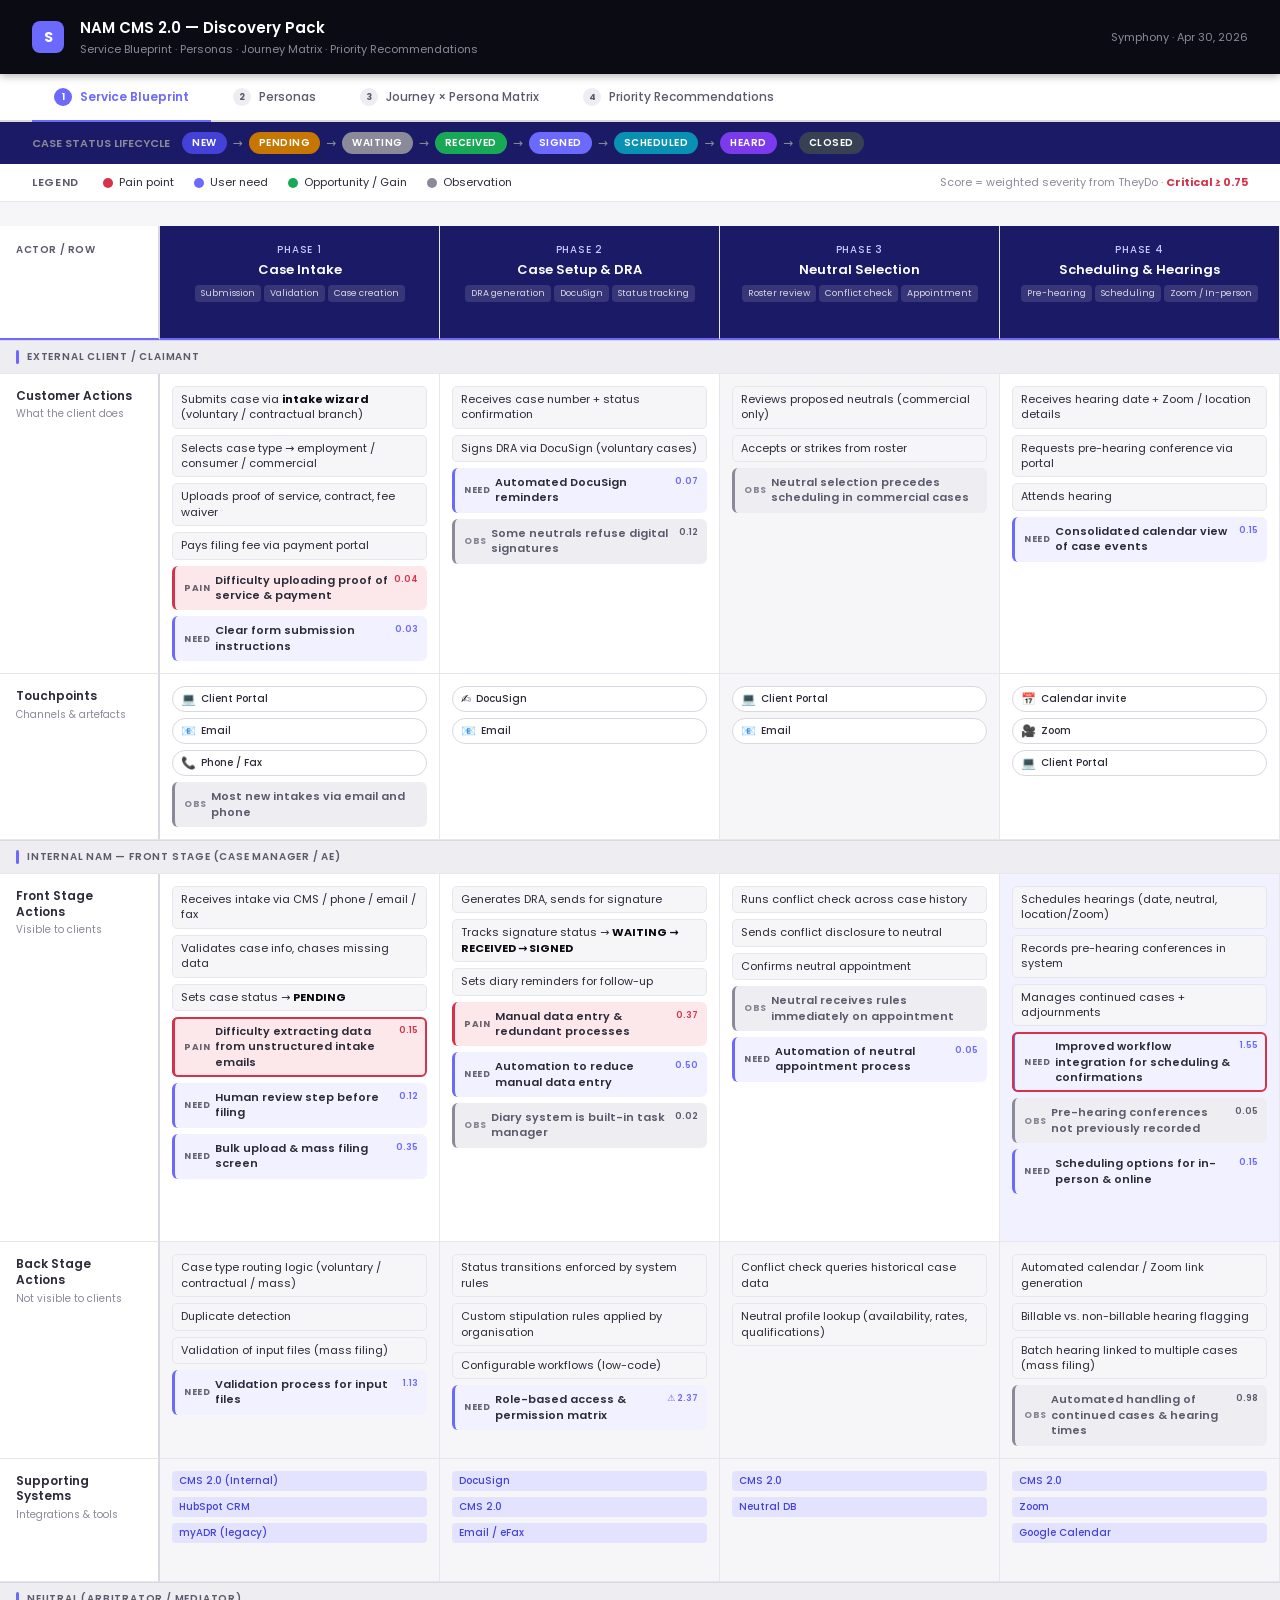
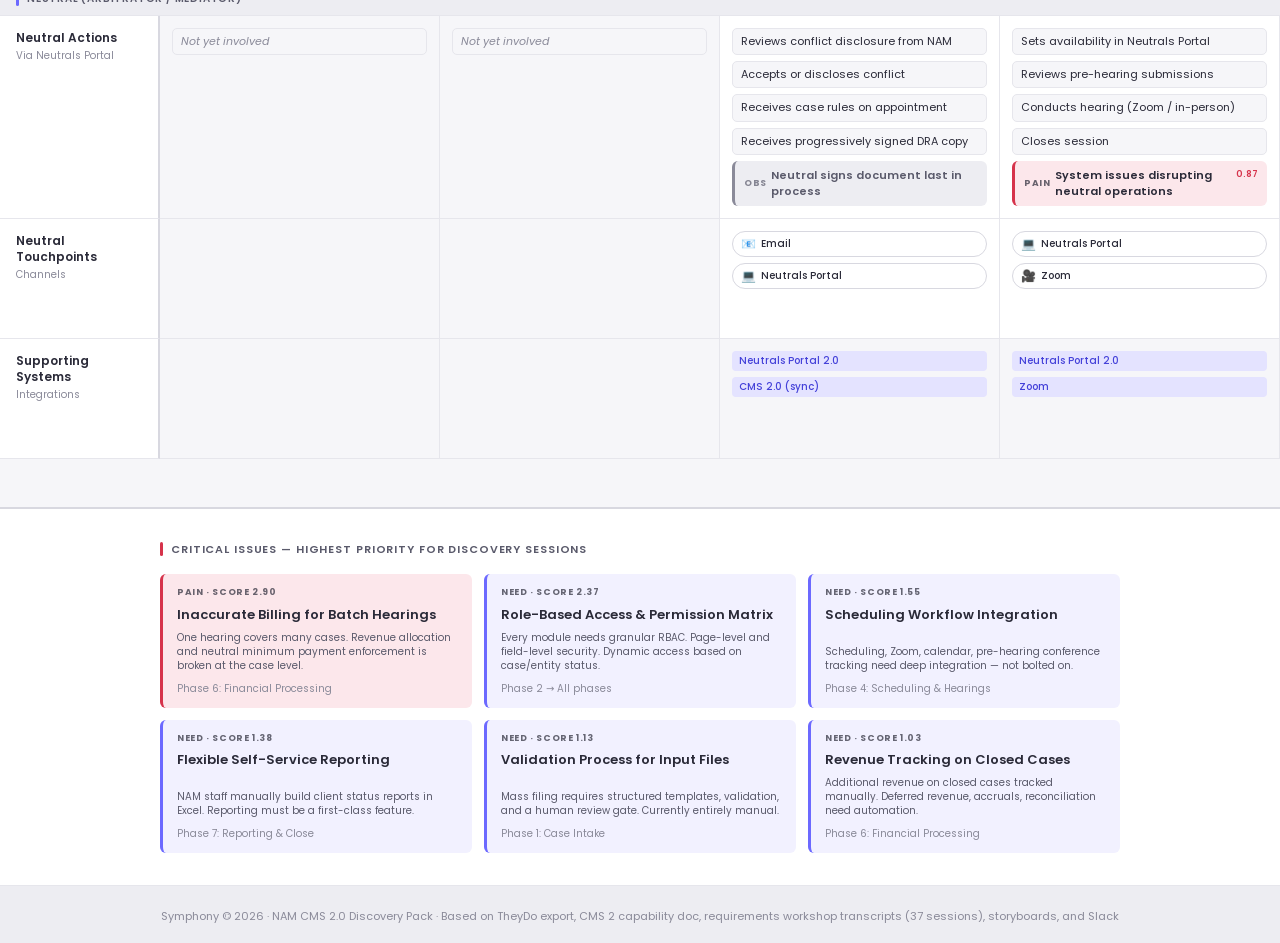
<file: nam_discovery_pack.html>
<!DOCTYPE html>
<html lang="en">
<head>
<meta charset="UTF-8">
<meta name="viewport" content="width=device-width, initial-scale=1.0">
<title>NAM CMS 2.0 — Discovery Pack</title>
<style>
  @import url('https://fonts.googleapis.com/css2?family=Poppins:wght@300;400;500;600;700&display=swap');

  :root {
    color-scheme: light;
    --indigo: #6C69FF; --indigo-50: #F2F1FF; --indigo-100: #E4E3FF;
    --indigo-200: #C9C7FF; --indigo-700: #4441D9; --indigo-900: #1B1A66;
    --ink: #0B0B14; --ink-2: #2A2A38; --ink-3: #5A5A6B; --ink-4: #8A8A99;
    --line: #E6E6EC; --line-2: #D8D8E0; --paper: #F6F6F9; --paper-2: #EDEDF2;
    --surface: #FFFFFF;
    --success: #18A957; --success-bg: #E8F7EE;
    --warn: #C77700; --warn-bg: #FFF4E0;
    --error: #D6334B; --error-bg: #FCE7EB;
    --font-sans: "Poppins", system-ui, -apple-system, "Segoe UI", Roboto, sans-serif;
    --phase-w: 280px; --row-label-w: 160px;
    --c-ae: #6C69FF; --c-cm: #0891B2; --c-fin: #D6334B;
    --c-sched: #7C3AED; --c-mgmt: #374151;
    --c-client: #C77700; --c-neutral: #18A957;
  }
  * { box-sizing: border-box; margin: 0; padding: 0; }
  body { font-family: var(--font-sans); background: var(--paper); color: var(--ink); min-height: 100vh; }

  /* ══ HEADER ══ */
  .app-header {
    background: var(--ink); color: white; padding: 16px 32px;
    display: flex; align-items: center; gap: 16px;
    position: sticky; top: 0; z-index: 200;
    box-shadow: 0 2px 8px rgba(0,0,0,0.3);
  }
  .app-logo { width: 32px; height: 32px; background: var(--indigo); border-radius: 8px;
    display: flex; align-items: center; justify-content: center;
    font-weight: 700; font-size: 14px; color: white; flex-shrink: 0; }
  .app-title { font-size: 15px; font-weight: 600; }
  .app-sub { font-size: 11px; color: var(--ink-4); margin-top: 2px; }
  .app-date { font-size: 11px; color: var(--ink-4); margin-left: auto; white-space: nowrap; }

  /* ══ TAB NAV ══ */
  .tab-nav {
    display: flex; gap: 0; background: var(--surface);
    border-bottom: 2px solid var(--line-2);
    position: sticky; top: 65px; z-index: 190;
    padding: 0 32px;
    box-shadow: 0 1px 4px rgba(11,11,20,0.06);
  }
  .tab-btn {
    padding: 14px 22px; font-size: 12px; font-weight: 500;
    color: var(--ink-3); cursor: pointer; border: none; background: none;
    border-bottom: 2px solid transparent; margin-bottom: -2px;
    transition: all 0.15s; font-family: var(--font-sans);
    display: flex; align-items: center; gap: 8px; white-space: nowrap;
  }
  .tab-btn:hover:not(.active) { color: var(--ink-2); background: var(--paper); }
  .tab-btn.active { color: var(--indigo); border-bottom-color: var(--indigo); font-weight: 600; }
  .tab-num {
    width: 18px; height: 18px; border-radius: 50%; background: var(--paper-2);
    display: flex; align-items: center; justify-content: center;
    font-size: 9px; font-weight: 700; color: var(--ink-3); flex-shrink: 0;
  }
  .tab-btn.active .tab-num { background: var(--indigo); color: white; }

  /* ══ TAB PANELS ══ */
  .tab-panel { display: none; }
  .tab-panel.active { display: block; }

  /* ══════════════════════════════════════
     BLUEPRINT STYLES
  ══════════════════════════════════════ */
  .status-strip {
    background: var(--indigo-900); padding: 10px 32px;
    display: flex; align-items: center; gap: 0; overflow-x: auto;
  }
  .status-item { display: flex; align-items: center; gap: 8px; white-space: nowrap; }
  .status-badge { font-size: 10px; font-weight: 600; padding: 3px 10px; border-radius: 999px;
    letter-spacing: 0.05em; text-transform: uppercase; color: white; }
  .status-arrow { color: var(--ink-4); margin: 0 6px; font-size: 12px; }
  .s-new { background: #4441D9; } .s-pending { background: #C77700; }
  .s-waiting { background: #8A8A99; } .s-received { background: #18A957; }
  .s-signed { background: #6C69FF; } .s-scheduled { background: #0891B2; }
  .s-heard { background: #7C3AED; } .s-closed { background: #374151; }

  .bp-legend { padding: 10px 32px; display: flex; align-items: center; gap: 20px;
    background: var(--surface); border-bottom: 1px solid var(--line); flex-wrap: wrap; }
  .legend-label { font-size: 11px; font-weight: 600; color: var(--ink-3);
    text-transform: uppercase; letter-spacing: 0.06em; margin-right: 4px; }
  .legend-item { display: flex; align-items: center; gap: 6px; font-size: 11px; color: var(--ink-2); }
  .legend-dot { width: 10px; height: 10px; border-radius: 50%; flex-shrink: 0; }
  .dot-pain { background: var(--error); } .dot-need { background: var(--indigo); }
  .dot-gain { background: var(--success); } .dot-obs { background: var(--ink-4); }

  .blueprint-wrapper { overflow-x: auto; padding: 24px 0 48px 0; }
  .blueprint {
    display: grid;
    grid-template-columns: var(--row-label-w) repeat(7, var(--phase-w));
    min-width: calc(var(--row-label-w) + 7 * var(--phase-w));
  }

  .phase-header-spacer { background: var(--surface); border-right: 2px solid var(--line-2);
    border-bottom: 2px solid var(--indigo); padding: 16px;
    position: sticky; left: 0; z-index: 10; }
  .phase-header { padding: 16px; border-right: 1px solid var(--line);
    border-bottom: 2px solid var(--indigo); background: var(--indigo-900);
    color: white; text-align: center; }
  .phase-num { font-size: 10px; font-weight: 500; color: var(--indigo-200);
    text-transform: uppercase; letter-spacing: 0.08em; margin-bottom: 4px; }
  .phase-name { font-size: 13px; font-weight: 600; color: white; line-height: 1.3; }
  .phase-steps { margin-top: 6px; display: flex; flex-wrap: wrap; gap: 3px; justify-content: center; }
  .phase-step { font-size: 9px; background: rgba(255,255,255,0.12);
    color: rgba(255,255,255,0.8); padding: 2px 6px; border-radius: 4px; }

  .bp-section-header { grid-column: 1 / -1; background: var(--paper-2);
    border-top: 1px solid var(--line-2); border-bottom: 1px solid var(--line);
    padding: 8px 16px; font-size: 10px; font-weight: 600; text-transform: uppercase;
    letter-spacing: 0.08em; color: var(--ink-3); display: flex; align-items: center; gap: 8px; }
  .bp-section-header::before { content: ''; width: 3px; height: 14px;
    background: var(--indigo); border-radius: 2px; }

  .row-label { background: var(--surface); border-right: 2px solid var(--line-2);
    border-bottom: 1px solid var(--line); padding: 14px 16px;
    position: sticky; left: 0; z-index: 5;
    display: flex; flex-direction: column; justify-content: flex-start; gap: 4px; }
  .row-label-name { font-size: 12px; font-weight: 600; color: var(--ink-2); line-height: 1.3; }
  .row-label-desc { font-size: 10px; color: var(--ink-4); line-height: 1.4; }

  .actor-client .row-label { border-left: 3px solid #0891B2; }
  .actor-internal .row-label { border-left: 3px solid var(--indigo); }
  .actor-neutral .row-label { border-left: 3px solid var(--success); }

  .cell { border-right: 1px solid var(--line); border-bottom: 1px solid var(--line);
    padding: 12px; background: var(--surface); vertical-align: top;
    min-height: 120px; display: flex; flex-direction: column; gap: 6px; }
  .cell.muted { background: var(--paper); }
  .cell.highlight { background: var(--indigo-50); }

  .card { border-radius: 6px; padding: 7px 9px; font-size: 11px; line-height: 1.4;
    display: flex; flex-direction: column; gap: 3px; }
  .card-pain { background: var(--error-bg); border-left: 3px solid var(--error); color: var(--ink-2); }
  .card-need { background: var(--indigo-50); border-left: 3px solid var(--indigo); color: var(--ink-2); }
  .card-gain { background: var(--success-bg); border-left: 3px solid var(--success); color: var(--ink-2); }
  .card-obs { background: var(--paper-2); border-left: 3px solid var(--ink-4); color: var(--ink-3); }
  .card-type { font-size: 9px; font-weight: 700; text-transform: uppercase; letter-spacing: 0.07em; opacity: 0.7; }
  .card-score { font-size: 9px; font-weight: 600; margin-left: auto; align-self: flex-start; }
  .card-header { display: flex; align-items: center; gap: 4px; }
  .card-title { font-weight: 600; font-size: 11px; flex: 1; }
  .card-body { font-size: 10px; color: var(--ink-3); }

  .action { font-size: 11px; color: var(--ink-2); padding: 5px 8px;
    background: var(--paper); border-radius: 5px; border: 1px solid var(--line); line-height: 1.4; }
  .action strong { color: var(--ink); }

  .touchpoint { display: inline-flex; align-items: center; gap: 5px; font-size: 10px;
    font-weight: 500; padding: 3px 8px; border-radius: 999px; border: 1px solid var(--line-2);
    background: white; color: var(--ink-2); }
  .tp-icon { font-size: 12px; }
  .sys-tag { font-size: 10px; background: var(--indigo-100); color: var(--indigo-700);
    padding: 2px 7px; border-radius: 4px; display: inline-block; font-weight: 500; }
  .critical { outline: 2px solid var(--error); outline-offset: -2px; }

  /* ══════════════════════════════════════
     SHARED SECTION STYLES (personas / matrix / priority)
  ══════════════════════════════════════ */
  .inner-pad { padding: 32px; }
  .section-eyebrow { font-size: 10px; font-weight: 600; text-transform: uppercase;
    letter-spacing: 0.08em; color: var(--ink-3); margin-bottom: 24px;
    display: flex; align-items: center; gap: 8px; }
  .section-eyebrow::before { content: ''; width: 24px; height: 1px; background: var(--indigo); }

  /* ══ PERSONAS ══ */
  .personas-grid { display: grid; grid-template-columns: repeat(auto-fill, minmax(300px, 1fr)); gap: 16px; }
  .persona-card { background: var(--surface); border: 1px solid var(--line); border-radius: 12px;
    padding: 20px; display: flex; flex-direction: column; gap: 12px; transition: box-shadow 0.2s; }
  .persona-card:hover { box-shadow: 0 4px 12px rgba(11,11,20,0.08); }
  .persona-header { display: flex; align-items: flex-start; gap: 12px; }
  .persona-avatar { width: 44px; height: 44px; border-radius: 10px; flex-shrink: 0;
    display: flex; align-items: center; justify-content: center; font-size: 20px; }
  .persona-meta { flex: 1; }
  .persona-name { font-size: 14px; font-weight: 600; color: var(--ink); }
  .persona-role { font-size: 11px; color: var(--ink-4); margin-top: 2px; }
  .persona-type-badge { font-size: 9px; font-weight: 700; text-transform: uppercase;
    letter-spacing: 0.07em; padding: 2px 8px; border-radius: 999px; display: inline-block; margin-top: 4px; }
  .badge-internal { background: var(--indigo-50); color: var(--indigo-700); }
  .badge-external { background: var(--warn-bg); color: var(--warn); }
  .badge-neutral-actor { background: var(--success-bg); color: var(--success); }
  .persona-stat-row { display: flex; gap: 8px; flex-wrap: wrap; }
  .persona-stat { flex: 1; min-width: 80px; background: var(--paper); border-radius: 8px; padding: 8px 10px; text-align: center; }
  .persona-stat-val { font-size: 18px; font-weight: 700; }
  .persona-stat-lbl { font-size: 9px; color: var(--ink-4); text-transform: uppercase; letter-spacing: 0.05em; margin-top: 2px; }
  .persona-section-title { font-size: 10px; font-weight: 600; text-transform: uppercase; letter-spacing: 0.06em; color: var(--ink-3); }
  .tag-list { display: flex; flex-wrap: wrap; gap: 5px; margin-top: 6px; }
  .tag { font-size: 10px; padding: 3px 8px; border-radius: 5px; background: var(--paper-2); color: var(--ink-2); font-weight: 500; }
  .tag.pain { background: var(--error-bg); color: var(--error); }
  .tag.need { background: var(--indigo-50); color: var(--indigo-700); }
  .tag.gain { background: var(--success-bg); color: var(--success); }
  .quote { font-size: 11px; color: var(--ink-3); font-style: italic; line-height: 1.5;
    border-left: 3px solid var(--line-2); padding-left: 10px; }

  /* ══ MATRIX ══ */
  .matrix-wrapper { overflow-x: auto; }
  .matrix { border-collapse: collapse; width: 100%; min-width: 900px; }
  .matrix th, .matrix td { border: 1px solid var(--line); padding: 0; }
  .matrix thead th { background: var(--indigo-900); color: white;
    font-size: 11px; font-weight: 600; padding: 10px 14px; text-align: center; }
  .matrix thead th:first-child { background: var(--ink); text-align: left; }
  .matrix tbody td:first-child { background: var(--surface); padding: 12px 14px;
    font-size: 11px; font-weight: 600; color: var(--ink-2);
    position: sticky; left: 0; border-right: 2px solid var(--line-2); white-space: nowrap; }
  .matrix-cell { padding: 10px 12px; text-align: center; font-size: 11px;
    display: flex; flex-direction: column; align-items: center; gap: 4px; }
  .involvement-dot { width: 28px; height: 28px; border-radius: 50%;
    display: flex; align-items: center; justify-content: center;
    font-size: 11px; font-weight: 700; color: white; }
  .inv-primary { background: var(--indigo); } .inv-secondary { background: var(--ink-4); }
  .inv-none { background: var(--paper-2); } .inv-pain { background: var(--error); }
  .inv-gain { background: var(--success); }
  .inv-label { font-size: 9px; color: var(--ink-4); }
  .matrix-legend { display: flex; gap: 16px; margin-top: 16px; flex-wrap: wrap; }
  .ml-item { display: flex; align-items: center; gap: 8px; font-size: 11px; color: var(--ink-3); }

  /* ══ PRIORITY ══ */
  .priority-section { margin-bottom: 36px; }
  .priority-title { font-size: 13px; font-weight: 700; color: var(--ink);
    display: flex; align-items: center; gap: 10px; margin-bottom: 16px; }
  .priority-badge { width: 28px; height: 28px; border-radius: 50%;
    display: flex; align-items: center; justify-content: center;
    font-size: 12px; font-weight: 700; color: white; flex-shrink: 0; }
  .p1 { background: var(--error); } .p2 { background: var(--warn); } .p3 { background: var(--indigo); }
  .priority-cards { display: grid; grid-template-columns: repeat(auto-fill, minmax(280px, 1fr)); gap: 12px; }
  .priority-card { background: var(--surface); border: 1px solid var(--line); border-radius: 10px; padding: 16px;
    display: flex; flex-direction: column; gap: 10px; }
  .pcard-header { display: flex; align-items: center; gap: 10px; }
  .pcard-avatar { width: 32px; height: 32px; border-radius: 8px;
    display: flex; align-items: center; justify-content: center; font-size: 16px; flex-shrink: 0; }
  .pcard-name { font-size: 12px; font-weight: 600; color: var(--ink); }
  .pcard-phase { font-size: 10px; color: var(--ink-4); }
  .pcard-metric { display: flex; align-items: center; gap: 6px; }
  .pcard-metric-bar { flex: 1; height: 4px; background: var(--paper-2); border-radius: 2px; overflow: hidden; }
  .pcard-metric-fill { height: 100%; border-radius: 2px; }
  .pcard-metric-val { font-size: 10px; font-weight: 600; color: var(--ink-3); width: 30px; text-align: right; }
  .pcard-metric-lbl { font-size: 10px; color: var(--ink-4); width: 60px; }
  .pcard-rationale { font-size: 11px; color: var(--ink-3); line-height: 1.5; }
  .pcard-outcome { font-size: 10px; font-weight: 600; color: var(--success); display: flex; align-items: center; gap: 4px; }

  /* ══ FOOTER ══ */
  .app-footer { padding: 16px 32px; background: var(--paper-2); border-top: 1px solid var(--line); text-align: center; }
  .app-footer span { font-size: 11px; color: var(--ink-4); }
</style>
</head>
<body>

<!-- ══ HEADER ══ -->
<div class="app-header">
  <div class="app-logo">S</div>
  <div>
    <div class="app-title">NAM CMS 2.0 — Discovery Pack</div>
    <div class="app-sub">Service Blueprint · Personas · Journey Matrix · Priority Recommendations</div>
  </div>
  <div class="app-date">Symphony · Apr 30, 2026</div>
</div>

<!-- ══ TAB NAV ══ -->
<div class="tab-nav">
  <button class="tab-btn active" onclick="showTab('blueprint', this)">
    <span class="tab-num">1</span> Service Blueprint
  </button>
  <button class="tab-btn" onclick="showTab('personas', this)">
    <span class="tab-num">2</span> Personas
  </button>
  <button class="tab-btn" onclick="showTab('matrix', this)">
    <span class="tab-num">3</span> Journey × Persona Matrix
  </button>
  <button class="tab-btn" onclick="showTab('priority', this)">
    <span class="tab-num">4</span> Priority Recommendations
  </button>
</div>

<!-- ══════════════════════════════════════
     TAB 1 — SERVICE BLUEPRINT
══════════════════════════════════════ -->
<div class="tab-panel active" id="tab-blueprint">

  <div class="status-strip">
    <span style="font-size:11px;color:var(--ink-4);margin-right:12px;white-space:nowrap;font-weight:600;">CASE STATUS LIFECYCLE</span>
    <div class="status-item"><span class="status-badge s-new">NEW</span></div>
    <span class="status-arrow">→</span>
    <div class="status-item"><span class="status-badge s-pending">PENDING</span></div>
    <span class="status-arrow">→</span>
    <div class="status-item"><span class="status-badge s-waiting">WAITING</span></div>
    <span class="status-arrow">→</span>
    <div class="status-item"><span class="status-badge s-received">RECEIVED</span></div>
    <span class="status-arrow">→</span>
    <div class="status-item"><span class="status-badge s-signed">SIGNED</span></div>
    <span class="status-arrow">→</span>
    <div class="status-item"><span class="status-badge s-scheduled">SCHEDULED</span></div>
    <span class="status-arrow">→</span>
    <div class="status-item"><span class="status-badge s-heard">HEARD</span></div>
    <span class="status-arrow">→</span>
    <div class="status-item"><span class="status-badge s-closed">CLOSED</span></div>
  </div>

  <div class="bp-legend">
    <span class="legend-label">Legend</span>
    <div class="legend-item"><div class="legend-dot dot-pain"></div> Pain point</div>
    <div class="legend-item"><div class="legend-dot dot-need"></div> User need</div>
    <div class="legend-item"><div class="legend-dot dot-gain"></div> Opportunity / Gain</div>
    <div class="legend-item"><div class="legend-dot dot-obs"></div> Observation</div>
    <div style="margin-left:auto;font-size:11px;color:var(--ink-4);">Score = weighted severity from TheyDo · <strong style="color:var(--error)">Critical ≥ 0.75</strong></div>
  </div>

  <div class="blueprint-wrapper">
  <div class="blueprint">

    <div class="phase-header-spacer">
      <div style="font-size:10px;font-weight:600;color:var(--ink-3);text-transform:uppercase;letter-spacing:0.06em;">Actor / Row</div>
    </div>
    <div class="phase-header"><div class="phase-num">Phase 1</div><div class="phase-name">Case Intake</div><div class="phase-steps"><span class="phase-step">Submission</span><span class="phase-step">Validation</span><span class="phase-step">Case creation</span></div></div>
    <div class="phase-header"><div class="phase-num">Phase 2</div><div class="phase-name">Case Setup & DRA</div><div class="phase-steps"><span class="phase-step">DRA generation</span><span class="phase-step">DocuSign</span><span class="phase-step">Status tracking</span></div></div>
    <div class="phase-header"><div class="phase-num">Phase 3</div><div class="phase-name">Neutral Selection</div><div class="phase-steps"><span class="phase-step">Roster review</span><span class="phase-step">Conflict check</span><span class="phase-step">Appointment</span></div></div>
    <div class="phase-header"><div class="phase-num">Phase 4</div><div class="phase-name">Scheduling & Hearings</div><div class="phase-steps"><span class="phase-step">Pre-hearing</span><span class="phase-step">Scheduling</span><span class="phase-step">Zoom / In-person</span></div></div>
    <div class="phase-header"><div class="phase-num">Phase 5</div><div class="phase-name">Document Management</div><div class="phase-steps"><span class="phase-step">Upload</span><span class="phase-step">Share</span><span class="phase-step">e-Sign</span></div></div>
    <div class="phase-header"><div class="phase-num">Phase 6</div><div class="phase-name">Financial Processing</div><div class="phase-steps"><span class="phase-step">Invoicing</span><span class="phase-step">Payments</span><span class="phase-step">Neutral pay</span><span class="phase-step">Reconciliation</span></div></div>
    <div class="phase-header"><div class="phase-num">Phase 7</div><div class="phase-name">Reporting & Close</div><div class="phase-steps"><span class="phase-step">Case close</span><span class="phase-step">Reports</span><span class="phase-step">Audit trail</span></div></div>

    <!-- EXTERNAL CLIENT -->
    <div class="bp-section-header">External Client / Claimant</div>
    <div class="row-label actor-client"><div class="row-label-name">Customer Actions</div><div class="row-label-desc">What the client does</div></div>
    <div class="cell actor-client"><div class="action">Submits case via <strong>intake wizard</strong> (voluntary / contractual branch)</div><div class="action">Selects case type → employment / consumer / commercial</div><div class="action">Uploads proof of service, contract, fee waiver</div><div class="action">Pays filing fee via payment portal</div><div class="card card-pain"><div class="card-header"><span class="card-type">Pain</span><span class="card-title">Difficulty uploading proof of service & payment</span><span class="card-score" style="color:var(--error)">0.04</span></div></div><div class="card card-need"><div class="card-header"><span class="card-type">Need</span><span class="card-title">Clear form submission instructions</span><span class="card-score" style="color:var(--indigo)">0.03</span></div></div></div>
    <div class="cell actor-client"><div class="action">Receives case number + status confirmation</div><div class="action">Signs DRA via DocuSign (voluntary cases)</div><div class="card card-need"><div class="card-header"><span class="card-type">Need</span><span class="card-title">Automated DocuSign reminders</span><span class="card-score" style="color:var(--indigo)">0.07</span></div></div><div class="card card-obs"><div class="card-header"><span class="card-type">Obs</span><span class="card-title">Some neutrals refuse digital signatures</span><span class="card-score">0.12</span></div></div></div>
    <div class="cell actor-client muted"><div class="action">Reviews proposed neutrals (commercial only)</div><div class="action">Accepts or strikes from roster</div><div class="card card-obs"><div class="card-header"><span class="card-type">Obs</span><span class="card-title">Neutral selection precedes scheduling in commercial cases</span></div></div></div>
    <div class="cell actor-client"><div class="action">Receives hearing date + Zoom / location details</div><div class="action">Requests pre-hearing conference via portal</div><div class="action">Attends hearing</div><div class="card card-need"><div class="card-header"><span class="card-type">Need</span><span class="card-title">Consolidated calendar view of case events</span><span class="card-score" style="color:var(--indigo)">0.15</span></div></div></div>
    <div class="cell actor-client"><div class="action">Uploads case documents</div><div class="action">Accesses shared documents from NAM</div><div class="action">Submits prehearing materials via link</div><div class="card card-need"><div class="card-header"><span class="card-type">Need</span><span class="card-title">Link to upload prehearing submissions</span><span class="card-score" style="color:var(--indigo)">0.08</span></div></div></div>
    <div class="cell actor-client"><div class="action">Views invoices online</div><div class="action">Pays via portal (ACH / card)</div><div class="action">Receives decision after payment (arbitration)</div><div class="card card-gain"><div class="card-header"><span class="card-type">Gain</span><span class="card-title">Automated fee collection & payment</span><span class="card-score" style="color:var(--success)">0.02</span></div></div><div class="card card-obs"><div class="card-header"><span class="card-type">Obs</span><span class="card-title">Decision shared only after payment</span></div></div></div>
    <div class="cell actor-client muted"><div class="action">Receives case closure notification</div><div class="action">Accesses final decision / settlement documents</div></div>

    <div class="row-label actor-client"><div class="row-label-name">Touchpoints</div><div class="row-label-desc">Channels & artefacts</div></div>
    <div class="cell actor-client"><div class="touchpoint"><span class="tp-icon">💻</span> Client Portal</div><div class="touchpoint"><span class="tp-icon">📧</span> Email</div><div class="touchpoint"><span class="tp-icon">📞</span> Phone / Fax</div><div class="card card-obs"><div class="card-header"><span class="card-type">Obs</span><span class="card-title">Most new intakes via email and phone</span></div></div></div>
    <div class="cell actor-client"><div class="touchpoint"><span class="tp-icon">✍️</span> DocuSign</div><div class="touchpoint"><span class="tp-icon">📧</span> Email</div></div>
    <div class="cell actor-client muted"><div class="touchpoint"><span class="tp-icon">💻</span> Client Portal</div><div class="touchpoint"><span class="tp-icon">📧</span> Email</div></div>
    <div class="cell actor-client"><div class="touchpoint"><span class="tp-icon">📅</span> Calendar invite</div><div class="touchpoint"><span class="tp-icon">🎥</span> Zoom</div><div class="touchpoint"><span class="tp-icon">💻</span> Client Portal</div></div>
    <div class="cell actor-client"><div class="touchpoint"><span class="tp-icon">💻</span> Client Portal</div><div class="touchpoint"><span class="tp-icon">✍️</span> DocuSign</div></div>
    <div class="cell actor-client"><div class="touchpoint"><span class="tp-icon">💻</span> Client Portal</div><div class="touchpoint"><span class="tp-icon">💳</span> Authorize.Net</div><div class="touchpoint"><span class="tp-icon">📧</span> Email / eFax</div></div>
    <div class="cell actor-client muted"><div class="touchpoint"><span class="tp-icon">📧</span> Email</div><div class="touchpoint"><span class="tp-icon">💻</span> Client Portal</div></div>

    <!-- INTERNAL NAM -->
    <div class="bp-section-header">Internal NAM — Front Stage (Case Manager / AE)</div>
    <div class="row-label actor-internal"><div class="row-label-name">Front Stage Actions</div><div class="row-label-desc">Visible to clients</div></div>
    <div class="cell actor-internal"><div class="action">Receives intake via CMS / phone / email / fax</div><div class="action">Validates case info, chases missing data</div><div class="action">Sets case status → <strong>PENDING</strong></div><div class="card card-pain critical"><div class="card-header"><span class="card-type">Pain</span><span class="card-title">Difficulty extracting data from unstructured intake emails</span><span class="card-score" style="color:var(--error)">0.15</span></div></div><div class="card card-need"><div class="card-header"><span class="card-type">Need</span><span class="card-title">Human review step before filing</span><span class="card-score" style="color:var(--indigo)">0.12</span></div></div><div class="card card-need"><div class="card-header"><span class="card-type">Need</span><span class="card-title">Bulk upload & mass filing screen</span><span class="card-score" style="color:var(--indigo)">0.35</span></div></div></div>
    <div class="cell actor-internal"><div class="action">Generates DRA, sends for signature</div><div class="action">Tracks signature status → <strong>WAITING → RECEIVED → SIGNED</strong></div><div class="action">Sets diary reminders for follow-up</div><div class="card card-pain"><div class="card-header"><span class="card-type">Pain</span><span class="card-title">Manual data entry & redundant processes</span><span class="card-score" style="color:var(--error)">0.37</span></div></div><div class="card card-need"><div class="card-header"><span class="card-type">Need</span><span class="card-title">Automation to reduce manual data entry</span><span class="card-score" style="color:var(--indigo)">0.50</span></div></div><div class="card card-obs"><div class="card-header"><span class="card-type">Obs</span><span class="card-title">Diary system is built-in task manager</span><span class="card-score">0.02</span></div></div></div>
    <div class="cell actor-internal"><div class="action">Runs conflict check across case history</div><div class="action">Sends conflict disclosure to neutral</div><div class="action">Confirms neutral appointment</div><div class="card card-obs"><div class="card-header"><span class="card-type">Obs</span><span class="card-title">Neutral receives rules immediately on appointment</span></div></div><div class="card card-need"><div class="card-header"><span class="card-type">Need</span><span class="card-title">Automation of neutral appointment process</span><span class="card-score" style="color:var(--indigo)">0.05</span></div></div></div>
    <div class="cell actor-internal highlight"><div class="action">Schedules hearings (date, neutral, location/Zoom)</div><div class="action">Records pre-hearing conferences in system</div><div class="action">Manages continued cases + adjournments</div><div class="card card-need critical"><div class="card-header"><span class="card-type">Need</span><span class="card-title">Improved workflow integration for scheduling & confirmations</span><span class="card-score" style="color:var(--indigo)">1.55</span></div></div><div class="card card-obs"><div class="card-header"><span class="card-type">Obs</span><span class="card-title">Pre-hearing conferences not previously recorded</span><span class="card-score">0.05</span></div></div><div class="card card-need"><div class="card-header"><span class="card-type">Need</span><span class="card-title">Scheduling options for in-person & online</span><span class="card-score" style="color:var(--indigo)">0.15</span></div></div></div>
    <div class="cell actor-internal"><div class="action">Manages document upload, categorisation, sharing</div><div class="action">Controls access by party / role</div><div class="action">Sends docs to counsel (email / eFax)</div><div class="card card-need"><div class="card-header"><span class="card-type">Need</span><span class="card-title">Robust auditing & configurable document management</span><span class="card-score" style="color:var(--indigo)">0.29</span></div></div><div class="card card-need"><div class="card-header"><span class="card-type">Need</span><span class="card-title">Automated clause insertion in documents</span><span class="card-score" style="color:var(--indigo)">0.17</span></div></div></div>
    <div class="cell actor-internal highlight"><div class="action">Generates invoices, processes payments</div><div class="action">Manages neutral compensation, splits, minimums</div><div class="action">Runs reconciliation reports (hearing counts vs. closed)</div><div class="card card-pain critical"><div class="card-header"><span class="card-type">Pain</span><span class="card-title">Inaccurate billing for batch hearings</span><span class="card-score" style="color:var(--error)">⚠ 2.90</span></div></div><div class="card card-need critical"><div class="card-header"><span class="card-type">Need</span><span class="card-title">Manual tracking of additional revenue on closed cases</span><span class="card-score" style="color:var(--indigo)">1.03</span></div></div><div class="card card-pain"><div class="card-header"><span class="card-type">Pain</span><span class="card-title">Overpayments & applying to other invoices</span><span class="card-score" style="color:var(--error)">0.76</span></div></div><div class="card card-need"><div class="card-header"><span class="card-type">Need</span><span class="card-title">Split payments & fee splits in mass filings</span><span class="card-score" style="color:var(--indigo)">0.17</span></div></div></div>
    <div class="cell actor-internal"><div class="action">Closes case, generates audit trail</div><div class="action">Produces client status reports</div><div class="action">Runs operational / financial reports</div><div class="card card-need critical"><div class="card-header"><span class="card-type">Need</span><span class="card-title">Aggregated & comprehensive reports</span><span class="card-score" style="color:var(--indigo)">1.03</span></div></div><div class="card card-need critical"><div class="card-header"><span class="card-type">Need</span><span class="card-title">Flexible & user-friendly self-service reporting</span><span class="card-score" style="color:var(--indigo)">1.38</span></div></div><div class="card card-pain"><div class="card-header"><span class="card-type">Pain</span><span class="card-title">Limitations in current system for case/client status</span><span class="card-score" style="color:var(--error)">0.90</span></div></div></div>

    <div class="row-label actor-internal"><div class="row-label-name">Back Stage Actions</div><div class="row-label-desc">Not visible to clients</div></div>
    <div class="cell actor-internal muted"><div class="action">Case type routing logic (voluntary / contractual / mass)</div><div class="action">Duplicate detection</div><div class="action">Validation of input files (mass filing)</div><div class="card card-need"><div class="card-header"><span class="card-type">Need</span><span class="card-title">Validation process for input files</span><span class="card-score" style="color:var(--indigo)">1.13</span></div></div></div>
    <div class="cell actor-internal muted"><div class="action">Status transitions enforced by system rules</div><div class="action">Custom stipulation rules applied by organisation</div><div class="action">Configurable workflows (low-code)</div><div class="card card-need"><div class="card-header"><span class="card-type">Need</span><span class="card-title">Role-based access & permission matrix</span><span class="card-score" style="color:var(--indigo)">⚠ 2.37</span></div></div></div>
    <div class="cell actor-internal muted"><div class="action">Conflict check queries historical case data</div><div class="action">Neutral profile lookup (availability, rates, qualifications)</div></div>
    <div class="cell actor-internal muted"><div class="action">Automated calendar / Zoom link generation</div><div class="action">Billable vs. non-billable hearing flagging</div><div class="action">Batch hearing linked to multiple cases (mass filing)</div><div class="card card-obs"><div class="card-header"><span class="card-type">Obs</span><span class="card-title">Automated handling of continued cases & hearing times</span><span class="card-score">0.98</span></div></div></div>
    <div class="cell actor-internal muted"><div class="action">Document version control</div><div class="action">Role-based document access enforcement</div><div class="action">Automated note creation for system actions</div><div class="card card-obs"><div class="card-header"><span class="card-type">Obs</span><span class="card-title">Automated note creation for system-generated actions</span><span class="card-score">0.12</span></div></div></div>
    <div class="cell actor-internal muted"><div class="action">Revenue recognised on hearing date (not close)</div><div class="action">Neutral minimum applied at hearing level (not case level)</div><div class="action">Time split proportionally across batched cases</div><div class="card card-pain"><div class="card-header"><span class="card-type">Pain</span><span class="card-title">Difficulty ensuring accurate journal entries</span><span class="card-score" style="color:var(--error)">0.23</span></div></div></div>
    <div class="cell actor-internal muted"><div class="action">Immutable audit trail of all user actions</div><div class="action">Status change logged with timestamp + user</div><div class="action">Unused reports flagged for removal</div></div>

    <div class="row-label actor-internal"><div class="row-label-name">Supporting Systems</div><div class="row-label-desc">Integrations & tools</div></div>
    <div class="cell actor-internal muted"><div class="sys-tag">CMS 2.0 (Internal)</div><div class="sys-tag">HubSpot CRM</div><div class="sys-tag">myADR (legacy)</div></div>
    <div class="cell actor-internal muted"><div class="sys-tag">DocuSign</div><div class="sys-tag">CMS 2.0</div><div class="sys-tag">Email / eFax</div></div>
    <div class="cell actor-internal muted"><div class="sys-tag">CMS 2.0</div><div class="sys-tag">Neutral DB</div></div>
    <div class="cell actor-internal muted"><div class="sys-tag">CMS 2.0</div><div class="sys-tag">Zoom</div><div class="sys-tag">Google Calendar</div></div>
    <div class="cell actor-internal muted"><div class="sys-tag">CMS 2.0</div><div class="sys-tag">DocuSign</div><div class="sys-tag">SharePoint / Azure Blob</div></div>
    <div class="cell actor-internal muted"><div class="sys-tag">CMS 2.0</div><div class="sys-tag">Authorize.Net</div><div class="sys-tag">Acumatica ERP</div><div class="sys-tag">eFax</div></div>
    <div class="cell actor-internal muted"><div class="sys-tag">CMS 2.0</div><div class="sys-tag">Reporting module</div><div class="sys-tag">Acumatica</div></div>

    <!-- NEUTRAL -->
    <div class="bp-section-header">Neutral (Arbitrator / Mediator)</div>
    <div class="row-label actor-neutral"><div class="row-label-name">Neutral Actions</div><div class="row-label-desc">Via Neutrals Portal</div></div>
    <div class="cell actor-neutral muted"><div class="action" style="color:var(--ink-4);font-style:italic;">Not yet involved</div></div>
    <div class="cell actor-neutral muted"><div class="action" style="color:var(--ink-4);font-style:italic;">Not yet involved</div></div>
    <div class="cell actor-neutral"><div class="action">Reviews conflict disclosure from NAM</div><div class="action">Accepts or discloses conflict</div><div class="action">Receives case rules on appointment</div><div class="action">Receives progressively signed DRA copy</div><div class="card card-obs"><div class="card-header"><span class="card-type">Obs</span><span class="card-title">Neutral signs document last in process</span></div></div></div>
    <div class="cell actor-neutral"><div class="action">Sets availability in Neutrals Portal</div><div class="action">Reviews pre-hearing submissions</div><div class="action">Conducts hearing (Zoom / in-person)</div><div class="action">Closes session</div><div class="card card-pain"><div class="card-header"><span class="card-type">Pain</span><span class="card-title">System issues disrupting neutral operations</span><span class="card-score" style="color:var(--error)">0.87</span></div></div></div>
    <div class="cell actor-neutral"><div class="action">Accesses shared documents via Neutrals Portal</div><div class="action">Submits decision / award document</div><div class="action">Submits timesheet</div><div class="card card-need"><div class="card-header"><span class="card-type">Need</span><span class="card-title">Detailed time & task breakdown for neutrals</span><span class="card-score" style="color:var(--indigo)">0.06</span></div></div></div>
    <div class="cell actor-neutral"><div class="action">Receives payment statement at month-end</div><div class="action">Reviews compensation breakdown</div><div class="card card-need"><div class="card-header"><span class="card-type">Need</span><span class="card-title">Track neutral rates & payments over time</span><span class="card-score" style="color:var(--indigo)">0.07</span></div></div><div class="card card-obs"><div class="card-header"><span class="card-type">Obs</span><span class="card-title">Neutrals paid at month-end of case closure</span></div></div></div>
    <div class="cell actor-neutral muted"><div class="action" style="color:var(--ink-4);font-style:italic;">Not directly involved</div></div>

    <div class="row-label actor-neutral"><div class="row-label-name">Neutral Touchpoints</div><div class="row-label-desc">Channels</div></div>
    <div class="cell actor-neutral muted"></div><div class="cell actor-neutral muted"></div>
    <div class="cell actor-neutral"><div class="touchpoint"><span class="tp-icon">📧</span> Email</div><div class="touchpoint"><span class="tp-icon">💻</span> Neutrals Portal</div></div>
    <div class="cell actor-neutral"><div class="touchpoint"><span class="tp-icon">💻</span> Neutrals Portal</div><div class="touchpoint"><span class="tp-icon">🎥</span> Zoom</div></div>
    <div class="cell actor-neutral"><div class="touchpoint"><span class="tp-icon">💻</span> Neutrals Portal</div><div class="touchpoint"><span class="tp-icon">✍️</span> DocuSign</div></div>
    <div class="cell actor-neutral"><div class="touchpoint"><span class="tp-icon">💻</span> Neutrals Portal</div><div class="touchpoint"><span class="tp-icon">📧</span> Email</div></div>
    <div class="cell actor-neutral muted"></div>

    <div class="row-label actor-neutral"><div class="row-label-name">Supporting Systems</div><div class="row-label-desc">Integrations</div></div>
    <div class="cell actor-neutral muted"></div><div class="cell actor-neutral muted"></div>
    <div class="cell actor-neutral muted"><div class="sys-tag">Neutrals Portal 2.0</div><div class="sys-tag">CMS 2.0 (sync)</div></div>
    <div class="cell actor-neutral muted"><div class="sys-tag">Neutrals Portal 2.0</div><div class="sys-tag">Zoom</div></div>
    <div class="cell actor-neutral muted"><div class="sys-tag">Neutrals Portal 2.0</div><div class="sys-tag">DocuSign</div></div>
    <div class="cell actor-neutral muted"><div class="sys-tag">Neutrals Portal 2.0</div><div class="sys-tag">Acumatica</div></div>
    <div class="cell actor-neutral muted"></div>

  </div><!-- /.blueprint -->
  </div><!-- /.blueprint-wrapper -->

  <!-- Critical issues footer -->
  <div style="padding:32px;background:var(--surface);border-top:2px solid var(--line-2);">
    <div style="max-width:960px;margin:0 auto;">
      <div style="font-size:11px;font-weight:600;text-transform:uppercase;letter-spacing:0.08em;color:var(--ink-3);margin-bottom:16px;display:flex;align-items:center;gap:8px;"><div style="width:3px;height:14px;background:var(--error);border-radius:2px;"></div>Critical Issues — Highest Priority for Discovery Sessions</div>
      <div style="display:grid;grid-template-columns:repeat(auto-fit,minmax(260px,1fr));gap:12px;">
        <div class="card card-pain" style="padding:12px 14px;"><div class="card-header"><span class="card-type">Pain · Score 2.90</span></div><div class="card-title" style="font-size:13px;margin-top:4px;">Inaccurate Billing for Batch Hearings</div><div class="card-body" style="margin-top:4px;">One hearing covers many cases. Revenue allocation and neutral minimum payment enforcement is broken at the case level.</div><div style="font-size:10px;color:var(--ink-4);margin-top:6px;">Phase 6: Financial Processing</div></div>
        <div class="card card-need" style="padding:12px 14px;"><div class="card-header"><span class="card-type">Need · Score 2.37</span></div><div class="card-title" style="font-size:13px;margin-top:4px;">Role-Based Access & Permission Matrix</div><div class="card-body" style="margin-top:4px;">Every module needs granular RBAC. Page-level and field-level security. Dynamic access based on case/entity status.</div><div style="font-size:10px;color:var(--ink-4);margin-top:6px;">Phase 2 → All phases</div></div>
        <div class="card card-need" style="padding:12px 14px;"><div class="card-header"><span class="card-type">Need · Score 1.55</span></div><div class="card-title" style="font-size:13px;margin-top:4px;">Scheduling Workflow Integration</div><div class="card-body" style="margin-top:4px;">Scheduling, Zoom, calendar, pre-hearing conference tracking need deep integration — not bolted on.</div><div style="font-size:10px;color:var(--ink-4);margin-top:6px;">Phase 4: Scheduling & Hearings</div></div>
        <div class="card card-need" style="padding:12px 14px;"><div class="card-header"><span class="card-type">Need · Score 1.38</span></div><div class="card-title" style="font-size:13px;margin-top:4px;">Flexible Self-Service Reporting</div><div class="card-body" style="margin-top:4px;">NAM staff manually build client status reports in Excel. Reporting must be a first-class feature.</div><div style="font-size:10px;color:var(--ink-4);margin-top:6px;">Phase 7: Reporting & Close</div></div>
        <div class="card card-need" style="padding:12px 14px;"><div class="card-header"><span class="card-type">Need · Score 1.13</span></div><div class="card-title" style="font-size:13px;margin-top:4px;">Validation Process for Input Files</div><div class="card-body" style="margin-top:4px;">Mass filing requires structured templates, validation, and a human review gate. Currently entirely manual.</div><div style="font-size:10px;color:var(--ink-4);margin-top:6px;">Phase 1: Case Intake</div></div>
        <div class="card card-need" style="padding:12px 14px;"><div class="card-header"><span class="card-type">Need · Score 1.03</span></div><div class="card-title" style="font-size:13px;margin-top:4px;">Revenue Tracking on Closed Cases</div><div class="card-body" style="margin-top:4px;">Additional revenue on closed cases tracked manually. Deferred revenue, accruals, reconciliation need automation.</div><div style="font-size:10px;color:var(--ink-4);margin-top:6px;">Phase 6: Financial Processing</div></div>
      </div>
    </div>
  </div>
</div><!-- /.tab-panel blueprint -->

<!-- ══════════════════════════════════════
     TAB 2 — PERSONAS
══════════════════════════════════════ -->
<div class="tab-panel" id="tab-personas">
  <div class="inner-pad">
    <div class="section-eyebrow">7 distinct actors across internal, external, and neutral roles</div>
    <div class="personas-grid">

      <div class="persona-card" style="border-top:3px solid var(--c-ae);">
        <div class="persona-header"><div class="persona-avatar" style="background:var(--indigo-50);">🗂️</div><div class="persona-meta"><div class="persona-name">Account Executive (AE)</div><div class="persona-role">Client relationship owner, case intake lead</div><span class="persona-type-badge badge-internal">Internal · NAM</span></div></div>
        <div class="persona-stat-row"><div class="persona-stat"><div class="persona-stat-val" style="color:var(--c-ae)">~25</div><div class="persona-stat-lbl">Users</div></div><div class="persona-stat"><div class="persona-stat-val" style="color:var(--c-ae)">Daily</div><div class="persona-stat-lbl">Frequency</div></div><div class="persona-stat"><div class="persona-stat-val" style="color:var(--error)">High</div><div class="persona-stat-lbl">Pain level</div></div></div>
        <div><div class="persona-section-title">What they do</div><div style="font-size:11px;color:var(--ink-3);margin-top:6px;line-height:1.6;">Receives new case inquiries (phone, email, fax). Validates case info, chases missing data. Generates and tracks DRA signatures. Sets diary notes and follow-up reminders. Manages client communication throughout the case lifecycle.</div></div>
        <div><div class="persona-section-title">Key pain points</div><div class="tag-list"><span class="tag pain">Unstructured intake emails</span><span class="tag pain">Manual data entry</span><span class="tag pain">Overwhelming diary volume</span><span class="tag pain">Manual client status reports (Excel)</span><span class="tag pain">Single AE assignment per case</span></div></div>
        <div><div class="persona-section-title">What they need</div><div class="tag-list"><span class="tag need">Automated intake parsing</span><span class="tag need">Smart diary filtering</span><span class="tag need">Auto-generated status reports</span><span class="tag need">DocuSign reminders</span></div></div>
        <div class="quote">"We are not able to pull any kind of a decent status report for our clients. We're doing it manually through Excel."</div>
      </div>

      <div class="persona-card" style="border-top:3px solid var(--c-cm);">
        <div class="persona-header"><div class="persona-avatar" style="background:#E0F2FE;">⚙️</div><div class="persona-meta"><div class="persona-name">Case Manager</div><div class="persona-role">Operational backbone — case processing & workflow</div><span class="persona-type-badge badge-internal">Internal · NAM</span></div></div>
        <div class="persona-stat-row"><div class="persona-stat"><div class="persona-stat-val" style="color:var(--c-cm)">~30</div><div class="persona-stat-lbl">Users</div></div><div class="persona-stat"><div class="persona-stat-val" style="color:var(--c-cm)">Daily</div><div class="persona-stat-lbl">Frequency</div></div><div class="persona-stat"><div class="persona-stat-val" style="color:var(--error)">High</div><div class="persona-stat-lbl">Pain level</div></div></div>
        <div><div class="persona-section-title">What they do</div><div style="font-size:11px;color:var(--ink-3);margin-top:6px;line-height:1.6;">Manages ~3,000 active cases at any time. Tracks case status, coordinates between parties, manages documents, runs conflict checks, triggers workflow steps. Heavily dependent on the notes/diary system for internal coordination.</div></div>
        <div><div class="persona-section-title">Key pain points</div><div class="tag-list"><span class="tag pain">No configurable case status visibility</span><span class="tag pain">Manual tracking of continued cases</span><span class="tag pain">Notes scattered across screens</span><span class="tag pain">Pre-hearing conferences not in system</span></div></div>
        <div><div class="persona-section-title">What they need</div><div class="tag-list"><span class="tag need">Colour-coded case queues</span><span class="tag need">Automated continued case handling</span><span class="tag need">Unified chronological notes</span><span class="tag need">Bulk case operations</span></div></div>
        <div class="quote">"If I notice something on a case, I'll send a note and anyone relevant to the case can put it right in the notes."</div>
      </div>

      <div class="persona-card" style="border-top:3px solid var(--c-sched);">
        <div class="persona-header"><div class="persona-avatar" style="background:#F3E8FF;">📅</div><div class="persona-meta"><div class="persona-name">Scheduler</div><div class="persona-role">Hearing coordination, neutral & calendar management</div><span class="persona-type-badge badge-internal">Internal · NAM</span></div></div>
        <div class="persona-stat-row"><div class="persona-stat"><div class="persona-stat-val" style="color:var(--c-sched)">~8</div><div class="persona-stat-lbl">Users</div></div><div class="persona-stat"><div class="persona-stat-val" style="color:var(--c-sched)">Daily</div><div class="persona-stat-lbl">Frequency</div></div><div class="persona-stat"><div class="persona-stat-val" style="color:var(--warn)">Med-High</div><div class="persona-stat-lbl">Pain level</div></div></div>
        <div><div class="persona-section-title">What they do</div><div style="font-size:11px;color:var(--ink-3);margin-top:6px;line-height:1.6;">Coordinates hearing dates with parties and neutrals. Generates Zoom links. Manages pre-hearing conferences and adjournments. Handles mass hearing days (one neutral, many cases). Tracks billable vs. non-billable scheduling activity.</div></div>
        <div><div class="persona-section-title">Key pain points</div><div class="tag-list"><span class="tag pain">No integrated calendar/Zoom workflow</span><span class="tag pain">Pre-hearings not recorded in system</span><span class="tag pain">Mass hearing batching is manual</span><span class="tag pain">Adjournment tracking is error-prone</span></div></div>
        <div><div class="persona-section-title">What they need</div><div class="tag-list"><span class="tag need">Zoom auto-generation</span><span class="tag need">Pre-hearing recording</span><span class="tag need">Batch hearing management</span><span class="tag need">Billable/non-billable flagging</span></div></div>
        <div class="quote">"Any hearing or pre-hearing should be on there — that's what the scheduler is there for."</div>
      </div>

      <div class="persona-card" style="border-top:3px solid var(--c-fin);">
        <div class="persona-header"><div class="persona-avatar" style="background:var(--error-bg);">💰</div><div class="persona-meta"><div class="persona-name">Finance & Billing Staff</div><div class="persona-role">Invoicing, payments, neutral compensation, reconciliation</div><span class="persona-type-badge badge-internal">Internal · NAM</span></div></div>
        <div class="persona-stat-row"><div class="persona-stat"><div class="persona-stat-val" style="color:var(--c-fin)">~5</div><div class="persona-stat-lbl">Users</div></div><div class="persona-stat"><div class="persona-stat-val" style="color:var(--c-fin)">Weekly</div><div class="persona-stat-lbl">Frequency</div></div><div class="persona-stat"><div class="persona-stat-val" style="color:var(--error)">Critical</div><div class="persona-stat-lbl">Pain level</div></div></div>
        <div><div class="persona-section-title">What they do</div><div style="font-size:11px;color:var(--ink-3);margin-top:6px;line-height:1.6;">Generates invoices and processes client payments. Manages neutral compensation. Runs month-end reconciliation across 3+ reports manually. Handles deferred revenue, accruals, and overpayments. Tracks batch hearing billing across multiple cases.</div></div>
        <div><div class="persona-section-title">Key pain points</div><div class="tag-list"><span class="tag pain">Batch hearing billing inaccuracy (2.90)</span><span class="tag pain">Manual 3-report reconciliation</span><span class="tag pain">Overpayment / credit application</span><span class="tag pain">Journal entry errors</span><span class="tag pain">Revenue tracking on closed cases</span></div></div>
        <div><div class="persona-section-title">What they need</div><div class="tag-list"><span class="tag need">Automated reconciliation</span><span class="tag need">Proportionate hearing time allocation</span><span class="tag need">Accrued revenue report</span><span class="tag need">Mass cash application</span></div></div>
        <div class="quote">"We compare hearing counts, non-closed cases, and continued cases manually before processing neutrals."</div>
      </div>

      <div class="persona-card" style="border-top:3px solid var(--c-client);">
        <div class="persona-header"><div class="persona-avatar" style="background:var(--warn-bg);">🏢</div><div class="persona-meta"><div class="persona-name">External Client / Claimant</div><div class="persona-role">Law firms, insurance carriers, corporate legal teams</div><span class="persona-type-badge badge-external">External</span></div></div>
        <div class="persona-stat-row"><div class="persona-stat"><div class="persona-stat-val" style="color:var(--c-client)">~2,000</div><div class="persona-stat-lbl">Users</div></div><div class="persona-stat"><div class="persona-stat-val" style="color:var(--c-client)">Per case</div><div class="persona-stat-lbl">Frequency</div></div><div class="persona-stat"><div class="persona-stat-val" style="color:var(--warn)">Medium</div><div class="persona-stat-lbl">Pain level</div></div></div>
        <div><div class="persona-section-title">What they do</div><div style="font-size:11px;color:var(--ink-3);margin-top:6px;line-height:1.6;">Submits cases (individually or bulk/mass filing). Uploads documents, proof of service, contracts. Signs DRA via DocuSign. Tracks case status. Pays invoices. Selects neutrals (commercial). Receives decisions and awards.</div></div>
        <div><div class="persona-section-title">Two distinct sub-types</div><div class="tag-list"><span class="tag" style="background:#FFF7ED;color:#C2410C;">Mass filer (insurers, carriers)</span><span class="tag" style="background:#FFF7ED;color:#C2410C;">Individual claimant / law firm</span></div></div>
        <div><div class="persona-section-title">Key needs</div><div class="tag-list"><span class="tag need">Simple intake wizard</span><span class="tag need">Real-time case status</span><span class="tag need">Bulk upload for mass filings</span><span class="tag need">Online payment</span><span class="tag need">Clear form instructions</span></div></div>
        <div class="quote">"Profile creation for case submission without full login — clients prefer creating a profile to submit."</div>
      </div>

      <div class="persona-card" style="border-top:3px solid var(--c-neutral);">
        <div class="persona-header"><div class="persona-avatar" style="background:var(--success-bg);">⚖️</div><div class="persona-meta"><div class="persona-name">Neutral (Arbitrator / Mediator)</div><div class="persona-role">Independent professional conducting hearings</div><span class="persona-type-badge badge-neutral-actor">Neutral Actor</span></div></div>
        <div class="persona-stat-row"><div class="persona-stat"><div class="persona-stat-val" style="color:var(--c-neutral)">Roster</div><div class="persona-stat-lbl">Size</div></div><div class="persona-stat"><div class="persona-stat-val" style="color:var(--c-neutral)">Per case</div><div class="persona-stat-lbl">Frequency</div></div><div class="persona-stat"><div class="persona-stat-val" style="color:var(--warn)">Medium</div><div class="persona-stat-lbl">Pain level</div></div></div>
        <div><div class="persona-section-title">What they do</div><div style="font-size:11px;color:var(--ink-3);margin-top:6px;line-height:1.6;">Reviews conflict disclosures, accepts appointment. Sets availability. Receives case documents. Conducts hearings (Zoom or in-person). Submits decisions and timesheets. Receives monthly payment statement.</div></div>
        <div><div class="persona-section-title">Key needs</div><div class="tag-list"><span class="tag need">Portal stability (pain 0.87)</span><span class="tag need">Document access & submission</span><span class="tag need">Clear timesheet & payment tracking</span><span class="tag need">Availability management</span></div></div>
        <div style="font-size:11px;color:var(--ink-3);line-height:1.5;background:var(--success-bg);padding:8px 10px;border-radius:6px;">✅ Neutrals Portal 2.0 already built & in production. CMS 2.0 needs to <strong>integrate</strong>, not rebuild.</div>
      </div>

      <div class="persona-card" style="border-top:3px solid var(--c-mgmt);">
        <div class="persona-header"><div class="persona-avatar" style="background:#F3F4F6;">👔</div><div class="persona-meta"><div class="persona-name">Management & Admin</div><div class="persona-role">Oversight, reporting, access control, config</div><span class="persona-type-badge badge-internal">Internal · NAM</span></div></div>
        <div class="persona-stat-row"><div class="persona-stat"><div class="persona-stat-val" style="color:var(--c-mgmt)">~7</div><div class="persona-stat-lbl">Users</div></div><div class="persona-stat"><div class="persona-stat-val" style="color:var(--c-mgmt)">Weekly</div><div class="persona-stat-lbl">Frequency</div></div><div class="persona-stat"><div class="persona-stat-val" style="color:var(--warn)">Medium</div><div class="persona-stat-lbl">Pain level</div></div></div>
        <div><div class="persona-section-title">What they do</div><div style="font-size:11px;color:var(--ink-3);margin-top:6px;line-height:1.6;">Configures system rules, access controls, and custom stipulations. Runs operational and financial oversight reports. Manages rate structures and commission programs. Approves exceptions. Reviews audit trails and user accounts.</div></div>
        <div><div class="persona-section-title">Key needs</div><div class="tag-list"><span class="tag need">Role-based access matrix (2.37)</span><span class="tag need">Self-service reporting (1.38)</span><span class="tag need">Configurable screens (no-code)</span><span class="tag need">Audit trail visibility</span></div></div>
      </div>

    </div>
  </div>
</div>

<!-- ══════════════════════════════════════
     TAB 3 — JOURNEY × PERSONA MATRIX
══════════════════════════════════════ -->
<div class="tab-panel" id="tab-matrix">
  <div class="inner-pad">
    <div class="section-eyebrow">How each persona intersects with the 7 journey phases</div>
    <div class="matrix-wrapper">
    <table class="matrix">
      <thead>
        <tr>
          <th style="min-width:160px;">Persona</th>
          <th>Phase 1<br>Case Intake</th>
          <th>Phase 2<br>Case Setup & DRA</th>
          <th>Phase 3<br>Neutral Selection</th>
          <th>Phase 4<br>Scheduling & Hearings</th>
          <th>Phase 5<br>Document Management</th>
          <th>Phase 6<br>Financial Processing</th>
          <th>Phase 7<br>Reporting & Close</th>
        </tr>
      </thead>
      <tbody>
        <tr>
          <td>🗂️ Account Executive</td>
          <td><div class="matrix-cell"><div class="involvement-dot inv-pain">●</div><div class="inv-label">Primary + biggest pain</div></div></td>
          <td><div class="matrix-cell"><div class="involvement-dot inv-primary">●</div><div class="inv-label">Primary</div></div></td>
          <td><div class="matrix-cell"><div class="involvement-dot inv-secondary">●</div><div class="inv-label">Secondary</div></div></td>
          <td><div class="matrix-cell"><div class="involvement-dot inv-secondary">●</div><div class="inv-label">Notified</div></div></td>
          <td><div class="matrix-cell"><div class="involvement-dot inv-secondary">●</div><div class="inv-label">Sends docs</div></div></td>
          <td><div class="matrix-cell"><div class="involvement-dot inv-none">○</div><div class="inv-label">Peripheral</div></div></td>
          <td><div class="matrix-cell"><div class="involvement-dot inv-primary">●</div><div class="inv-label">Client reports</div></div></td>
        </tr>
        <tr>
          <td>⚙️ Case Manager</td>
          <td><div class="matrix-cell"><div class="involvement-dot inv-primary">●</div><div class="inv-label">Primary</div></div></td>
          <td><div class="matrix-cell"><div class="involvement-dot inv-pain">●</div><div class="inv-label">Primary + pain</div></div></td>
          <td><div class="matrix-cell"><div class="involvement-dot inv-primary">●</div><div class="inv-label">Primary</div></div></td>
          <td><div class="matrix-cell"><div class="involvement-dot inv-pain">●</div><div class="inv-label">Primary + pain</div></div></td>
          <td><div class="matrix-cell"><div class="involvement-dot inv-primary">●</div><div class="inv-label">Primary</div></div></td>
          <td><div class="matrix-cell"><div class="involvement-dot inv-secondary">●</div><div class="inv-label">Secondary</div></div></td>
          <td><div class="matrix-cell"><div class="involvement-dot inv-secondary">●</div><div class="inv-label">Case close</div></div></td>
        </tr>
        <tr>
          <td>📅 Scheduler</td>
          <td><div class="matrix-cell"><div class="involvement-dot inv-none">○</div><div class="inv-label">—</div></div></td>
          <td><div class="matrix-cell"><div class="involvement-dot inv-none">○</div><div class="inv-label">—</div></div></td>
          <td><div class="matrix-cell"><div class="involvement-dot inv-primary">●</div><div class="inv-label">Coordinates</div></div></td>
          <td><div class="matrix-cell"><div class="involvement-dot inv-pain">●</div><div class="inv-label">Primary + critical pain</div></div></td>
          <td><div class="matrix-cell"><div class="involvement-dot inv-secondary">●</div><div class="inv-label">Prehearing docs</div></div></td>
          <td><div class="matrix-cell"><div class="involvement-dot inv-secondary">●</div><div class="inv-label">Billable flag</div></div></td>
          <td><div class="matrix-cell"><div class="involvement-dot inv-none">○</div><div class="inv-label">—</div></div></td>
        </tr>
        <tr>
          <td>💰 Finance & Billing</td>
          <td><div class="matrix-cell"><div class="involvement-dot inv-none">○</div><div class="inv-label">—</div></div></td>
          <td><div class="matrix-cell"><div class="involvement-dot inv-secondary">●</div><div class="inv-label">Fee setup</div></div></td>
          <td><div class="matrix-cell"><div class="involvement-dot inv-secondary">●</div><div class="inv-label">Rate config</div></div></td>
          <td><div class="matrix-cell"><div class="involvement-dot inv-secondary">●</div><div class="inv-label">Billing flags</div></div></td>
          <td><div class="matrix-cell"><div class="involvement-dot inv-none">○</div><div class="inv-label">—</div></div></td>
          <td><div class="matrix-cell"><div class="involvement-dot inv-pain">●</div><div class="inv-label">Primary + CRITICAL pain</div></div></td>
          <td><div class="matrix-cell"><div class="involvement-dot inv-primary">●</div><div class="inv-label">Primary</div></div></td>
        </tr>
        <tr>
          <td>🏢 External Client</td>
          <td><div class="matrix-cell"><div class="involvement-dot inv-pain">●</div><div class="inv-label">Primary + entry point</div></div></td>
          <td><div class="matrix-cell"><div class="involvement-dot inv-primary">●</div><div class="inv-label">Signs DRA</div></div></td>
          <td><div class="matrix-cell"><div class="involvement-dot inv-secondary">●</div><div class="inv-label">Commercial only</div></div></td>
          <td><div class="matrix-cell"><div class="involvement-dot inv-primary">●</div><div class="inv-label">Attends hearing</div></div></td>
          <td><div class="matrix-cell"><div class="involvement-dot inv-primary">●</div><div class="inv-label">Uploads & receives</div></div></td>
          <td><div class="matrix-cell"><div class="involvement-dot inv-primary">●</div><div class="inv-label">Pays invoices</div></div></td>
          <td><div class="matrix-cell"><div class="involvement-dot inv-gain">●</div><div class="inv-label">Receives outcome</div></div></td>
        </tr>
        <tr>
          <td>⚖️ Neutral</td>
          <td><div class="matrix-cell"><div class="involvement-dot inv-none">○</div><div class="inv-label">—</div></div></td>
          <td><div class="matrix-cell"><div class="involvement-dot inv-none">○</div><div class="inv-label">—</div></div></td>
          <td><div class="matrix-cell"><div class="involvement-dot inv-primary">●</div><div class="inv-label">Accepts/discloses</div></div></td>
          <td><div class="matrix-cell"><div class="involvement-dot inv-primary">●</div><div class="inv-label">Conducts hearing</div></div></td>
          <td><div class="matrix-cell"><div class="involvement-dot inv-primary">●</div><div class="inv-label">Submits decision</div></div></td>
          <td><div class="matrix-cell"><div class="involvement-dot inv-primary">●</div><div class="inv-label">Receives payment</div></div></td>
          <td><div class="matrix-cell"><div class="involvement-dot inv-none">○</div><div class="inv-label">—</div></div></td>
        </tr>
        <tr>
          <td>👔 Management</td>
          <td><div class="matrix-cell"><div class="involvement-dot inv-secondary">●</div><div class="inv-label">Config & oversight</div></div></td>
          <td><div class="matrix-cell"><div class="involvement-dot inv-secondary">●</div><div class="inv-label">Access rules</div></div></td>
          <td><div class="matrix-cell"><div class="involvement-dot inv-secondary">●</div><div class="inv-label">Rate approval</div></div></td>
          <td><div class="matrix-cell"><div class="involvement-dot inv-none">○</div><div class="inv-label">Exceptions only</div></div></td>
          <td><div class="matrix-cell"><div class="involvement-dot inv-none">○</div><div class="inv-label">—</div></div></td>
          <td><div class="matrix-cell"><div class="involvement-dot inv-secondary">●</div><div class="inv-label">Approves exceptions</div></div></td>
          <td><div class="matrix-cell"><div class="involvement-dot inv-primary">●</div><div class="inv-label">Oversight reports</div></div></td>
        </tr>
      </tbody>
    </table>
    </div>
    <div class="matrix-legend">
      <div class="ml-item"><div class="involvement-dot inv-pain" style="width:20px;height:20px;font-size:9px;">●</div> Primary actor with significant pain</div>
      <div class="ml-item"><div class="involvement-dot inv-primary" style="width:20px;height:20px;font-size:9px;">●</div> Primary actor</div>
      <div class="ml-item"><div class="involvement-dot inv-secondary" style="width:20px;height:20px;font-size:9px;">●</div> Secondary involvement</div>
      <div class="ml-item"><div class="involvement-dot inv-gain" style="width:20px;height:20px;font-size:9px;">●</div> Gain / outcome moment</div>
      <div class="ml-item"><div class="involvement-dot inv-none" style="width:20px;height:20px;font-size:9px;">○</div> Not involved</div>
    </div>
  </div>
</div>

<!-- ══════════════════════════════════════
     TAB 4 — PRIORITY RECOMMENDATIONS
══════════════════════════════════════ -->
<div class="tab-panel" id="tab-priority">
  <div class="inner-pad">
    <div class="section-eyebrow">Ranked by value to NAM — user impact × pain severity × revenue consequence</div>

    <div class="priority-section">
      <div class="priority-title"><div class="priority-badge p1">1</div>Build first — highest combined user impact and operational pain</div>
      <div class="priority-cards">
        <div class="priority-card" style="border-left:3px solid var(--error);">
          <div class="pcard-header"><div class="pcard-avatar" style="background:var(--indigo-50);">🗂️⚙️</div><div><div class="pcard-name">Core Case Lifecycle — AE + Case Manager</div><div class="pcard-phase">Phases 1, 2, 5 · Internal CMS</div></div></div>
          <div class="pcard-metric"><span class="pcard-metric-lbl">Users affected</span><div class="pcard-metric-bar"><div class="pcard-metric-fill" style="width:70%;background:var(--error);"></div></div><span class="pcard-metric-val">~55</span></div>
          <div class="pcard-metric"><span class="pcard-metric-lbl">Pain severity</span><div class="pcard-metric-bar"><div class="pcard-metric-fill" style="width:90%;background:var(--error);"></div></div><span class="pcard-metric-val">High</span></div>
          <div class="pcard-metric"><span class="pcard-metric-lbl">Frequency</span><div class="pcard-metric-bar"><div class="pcard-metric-fill" style="width:100%;background:var(--indigo);"></div></div><span class="pcard-metric-val">Daily</span></div>
          <div class="pcard-rationale">Intake → DRA → status tracking → diary/notes → document management. This is what 55 internal users touch every single day across 3,000 active cases. Getting this right eliminates the largest source of manual effort. The previous vendor failed here because they tried to build everything at once rather than nailing the core loop.</div>
          <div class="pcard-outcome">✓ Enables: NAM staff to run real cases end-to-end in the new system from day one</div>
        </div>
        <div class="priority-card" style="border-left:3px solid var(--error);">
          <div class="pcard-header"><div class="pcard-avatar" style="background:#E0F2FE;">📅</div><div><div class="pcard-name">Scheduling & Pre-Hearing Workflow — Scheduler</div><div class="pcard-phase">Phase 4 · Internal CMS + Zoom</div></div></div>
          <div class="pcard-metric"><span class="pcard-metric-lbl">Need score</span><div class="pcard-metric-bar"><div class="pcard-metric-fill" style="width:65%;background:var(--indigo);"></div></div><span class="pcard-metric-val">1.55</span></div>
          <div class="pcard-metric"><span class="pcard-metric-lbl">Pain severity</span><div class="pcard-metric-bar"><div class="pcard-metric-fill" style="width:80%;background:var(--error);"></div></div><span class="pcard-metric-val">High</span></div>
          <div class="pcard-metric"><span class="pcard-metric-lbl">Revenue risk</span><div class="pcard-metric-bar"><div class="pcard-metric-fill" style="width:75%;background:var(--error);"></div></div><span class="pcard-metric-val">High</span></div>
          <div class="pcard-rationale">Scheduling is the single most connected phase — it touches every actor and directly gates revenue (no hearing = no billing). Pre-hearing conferences are currently entirely unrecorded. Zoom, calendar, and scheduling are three separate manual processes today. The highest-scored need in the dataset.</div>
          <div class="pcard-outcome">✓ Enables: Accurate hearing records → accurate billing → accurate neutral payment</div>
        </div>
      </div>
    </div>

    <div class="priority-section">
      <div class="priority-title"><div class="priority-badge p2">2</div>Build second — critical revenue impact, enables NAM's growth strategy</div>
      <div class="priority-cards">
        <div class="priority-card" style="border-left:3px solid var(--warn);">
          <div class="pcard-header"><div class="pcard-avatar" style="background:var(--error-bg);">💰</div><div><div class="pcard-name">Financial Processing & Reconciliation — Finance</div><div class="pcard-phase">Phase 6 · Internal CMS + Acumatica</div></div></div>
          <div class="pcard-metric"><span class="pcard-metric-lbl">Top pain score</span><div class="pcard-metric-bar"><div class="pcard-metric-fill" style="width:100%;background:var(--error);"></div></div><span class="pcard-metric-val">2.90</span></div>
          <div class="pcard-metric"><span class="pcard-metric-lbl">Revenue risk</span><div class="pcard-metric-bar"><div class="pcard-metric-fill" style="width:95%;background:var(--error);"></div></div><span class="pcard-metric-val">Critical</span></div>
          <div class="pcard-metric"><span class="pcard-metric-lbl">Users affected</span><div class="pcard-metric-bar"><div class="pcard-metric-fill" style="width:15%;background:var(--warn);"></div></div><span class="pcard-metric-val">~5</span></div>
          <div class="pcard-rationale">Highest pain score in the entire dataset (2.90). Batch hearing billing inaccuracy, manual 3-report reconciliation, and closed case revenue gaps directly cost NAM money. Complex to build correctly — depends on scheduling being right first. The data model (1 hearing → N cases) is the key architectural decision to validate in discovery.</div>
          <div class="pcard-outcome">✓ Enables: Accurate neutral payments, automated month-end, mass filing economics</div>
        </div>
        <div class="priority-card" style="border-left:3px solid var(--warn);">
          <div class="pcard-header"><div class="pcard-avatar" style="background:var(--warn-bg);">🏢</div><div><div class="pcard-name">Mass Filing Intake — External Client (Mass Filer)</div><div class="pcard-phase">Phase 1 · Client Portal</div></div></div>
          <div class="pcard-metric"><span class="pcard-metric-lbl">Need score</span><div class="pcard-metric-bar"><div class="pcard-metric-fill" style="width:45%;background:var(--indigo);"></div></div><span class="pcard-metric-val">1.13</span></div>
          <div class="pcard-metric"><span class="pcard-metric-lbl">Growth impact</span><div class="pcard-metric-bar"><div class="pcard-metric-fill" style="width:95%;background:var(--success);"></div></div><span class="pcard-metric-val">Critical</span></div>
          <div class="pcard-metric"><span class="pcard-metric-lbl">Strategic fit</span><div class="pcard-metric-bar"><div class="pcard-metric-fill" style="width:90%;background:var(--success);"></div></div><span class="pcard-metric-val">High</span></div>
          <div class="pcard-rationale">Mass filing is NAM's primary growth driver — it's why the ColdFusion system is hitting its limit. Bulk upload with validation, human review gates, and automated fee collection unlocks NAM's ability to onboard large enterprise clients (insurance carriers, large law firms). This is what Shaun is most excited about.</div>
          <div class="pcard-outcome">✓ Enables: NAM to scale to new enterprise clients without adding headcount</div>
        </div>
      </div>
    </div>

    <div class="priority-section">
      <div class="priority-title"><div class="priority-badge p3">3</div>Build later — important but depends on foundations being right first</div>
      <div class="priority-cards">
        <div class="priority-card" style="border-left:3px solid var(--indigo);">
          <div class="pcard-header"><div class="pcard-avatar" style="background:#F3F4F6;">👔</div><div><div class="pcard-name">Reporting & Analytics — Management</div><div class="pcard-phase">Phase 7 · Internal CMS</div></div></div>
          <div class="pcard-metric"><span class="pcard-metric-lbl">Need score</span><div class="pcard-metric-bar"><div class="pcard-metric-fill" style="width:58%;background:var(--indigo);"></div></div><span class="pcard-metric-val">1.38</span></div>
          <div class="pcard-rationale">Self-service reporting is critical but only as good as the data feeding it. Getting the case lifecycle, scheduling, and financial data right first means the reporting layer delivers genuine insight rather than surfacing bad data in a new format.</div>
          <div class="pcard-outcome">✓ Enables: Client status reports, operational dashboards, financial oversight</div>
        </div>
        <div class="priority-card" style="border-left:3px solid var(--indigo);">
          <div class="pcard-header"><div class="pcard-avatar" style="background:var(--success-bg);">⚖️</div><div><div class="pcard-name">Neutrals Portal Integration — Neutral</div><div class="pcard-phase">Phases 3–6 · Integration layer</div></div></div>
          <div class="pcard-metric"><span class="pcard-metric-lbl">Integration scope</span><div class="pcard-metric-bar"><div class="pcard-metric-fill" style="width:40%;background:var(--indigo);"></div></div><span class="pcard-metric-val">Medium</span></div>
          <div class="pcard-rationale">Neutrals Portal 2.0 already exists in production. This is an integration task — case sync, document exchange, payment statements — not a rebuild. Priority is lower because neutrals are well-served today. The real risk is making sure CMS 2.0 doesn't break what already works.</div>
          <div class="pcard-outcome">✓ Enables: Unified data model, eventual tech stack consolidation</div>
        </div>
        <div class="priority-card" style="border-left:3px solid var(--indigo);">
          <div class="pcard-header"><div class="pcard-avatar" style="background:var(--warn-bg);">🏢</div><div><div class="pcard-name">Individual Client Portal — External Client</div><div class="pcard-phase">Phases 1, 2, 4, 5, 6</div></div></div>
          <div class="pcard-metric"><span class="pcard-metric-lbl">Users affected</span><div class="pcard-metric-bar"><div class="pcard-metric-fill" style="width:80%;background:var(--warn);"></div></div><span class="pcard-metric-val">~2,000</span></div>
          <div class="pcard-rationale">Large user base but low frequency per user. Internal team can continue handling intake via phone/email/fax during MVP phase. Mass filer portal (P2) is more strategically urgent. The full self-service portal reduces AE burden significantly but isn't required for NAM to start running cases through the new system.</div>
          <div class="pcard-outcome">✓ Enables: Self-service intake, reduced AE manual workload, 24/7 case submission</div>
        </div>
      </div>
    </div>

    <!-- Bottom line -->
    <div style="background:var(--indigo-900);border-radius:12px;padding:24px;">
      <div style="font-size:12px;font-weight:600;color:var(--indigo-200);text-transform:uppercase;letter-spacing:0.08em;margin-bottom:16px;">Bottom Line — What to focus on in next week's sessions</div>
      <div style="display:grid;grid-template-columns:repeat(auto-fit,minmax(240px,1fr));gap:16px;">
        <div style="background:rgba(255,255,255,0.06);border-radius:8px;padding:16px;"><div style="font-size:12px;font-weight:600;color:white;margin-bottom:8px;">Session 1 — Current state</div><div style="font-size:11px;color:rgba(255,255,255,0.65);line-height:1.6;">Ask the AE and Case Manager: what does a bad day look like? How do you know a case is stuck? Walk us through a real case from intake to close. These two personas are your MVP anchor.</div></div>
        <div style="background:rgba(255,255,255,0.06);border-radius:8px;padding:16px;"><div style="font-size:12px;font-weight:600;color:white;margin-bottom:8px;">Session 2 — Future state</div><div style="font-size:11px;color:rgba(255,255,255,0.65);line-height:1.6;">Ask Finance: if we got batch hearing billing right first, how much time would that save per month? Ask Shaun: what does a successful mass filing for a new enterprise client look like today? That's the growth scenario to design for.</div></div>
        <div style="background:rgba(255,255,255,0.06);border-radius:8px;padding:16px;"><div style="font-size:12px;font-weight:600;color:white;margin-bottom:8px;">MVP in one sentence</div><div style="font-size:11px;color:rgba(255,255,255,0.65);line-height:1.6;">A case manager can take a PI case from intake to close — without touching myADR — and the finance team can process month-end without a manual reconciliation spreadsheet.</div></div>
      </div>
    </div>

  </div>
</div>

<div class="app-footer">
  <span>Symphony © 2026 · NAM CMS 2.0 Discovery Pack · Based on TheyDo export, CMS 2 capability doc, requirements workshop transcripts (37 sessions), storyboards, and Slack</span>
</div>

<script>
function showTab(id, btn) {
  document.querySelectorAll('.tab-btn').forEach(b => b.classList.remove('active'));
  document.querySelectorAll('.tab-panel').forEach(p => p.classList.remove('active'));
  document.getElementById('tab-' + id).classList.add('active');
  btn.classList.add('active');
}
</script>
</body>
</html>
</file>
<file: nam-design-system/tokens.css>
/* ============================================================
   Warm Ember — Design Tokens
   Source: Shadcn/Tailwind theme supplied by the product team.
   Palette vibe: warm, editorial, heritage. Deep red primary,
   cream/sand neutrals, amber/rust accents. Small radius.
   ============================================================ */

@import url('https://fonts.googleapis.com/css2?family=Poppins:wght@300;400;500;600;700&family=Libre+Baskerville:ital,wght@0,400;0,700;1,400&family=IBM+Plex+Mono:wght@400;500;600&display=swap');

:root {
  /* --- Surfaces --- */
  --background: #f8f8f8;
  --foreground: #1b1b1b;
  --card: #f8f8f8;
  --card-foreground: #1b1b1b;
  --popover: #f8f8f8;
  --popover-foreground: #1b1b1b;

  /* --- Brand --- */
  --primary: #9e2c2c;
  --primary-foreground: #ffffff;
  --secondary: #fdf1d4;
  --secondary-foreground: #7e5403;
  --muted: #f1e9e5;
  --muted-foreground: #56524d;
  --accent: #fef2c5;
  --accent-foreground: #7f201f;
  --destructive: #971b1b;

  /* --- Lines & Focus --- */
  --border: #f6ead5;
  --input: #f6ead5;
  --ring: #9e2c2c;

  /* --- Charts --- */
  --chart-1: #ba1f1e;
  --chart-2: #9e2c2c;
  --chart-3: #7f201f;
  --chart-4: #b75301;
  --chart-5: #8f4113;

  /* --- Sidebar --- */
  --sidebar: #f1e9e5;
  --sidebar-foreground: #1b1b1b;
  --sidebar-primary: #9e2c2c;
  --sidebar-primary-foreground: #ffffff;
  --sidebar-accent: #fef2c5;
  --sidebar-accent-foreground: #7f201f;
  --sidebar-border: #f6ead5;
  --sidebar-ring: #9e2c2c;

  /* --- Semantic aliases for easier use --- */
  --fg-1: #1b1b1b;            /* primary text */
  --fg-2: #56524d;            /* secondary / muted text */
  --fg-3: #7e5403;            /* tertiary text on warm surfaces */
  --bg-1: #f8f8f8;            /* page background */
  --bg-2: #f1e9e5;            /* muted surface (sidebar, tray) */
  --bg-3: #fdf1d4;            /* soft cream surface */
  --bg-4: #fef2c5;            /* highlight / accent surface */
  --stroke-1: #f6ead5;        /* hairline */
  --stroke-2: #e5d9bf;        /* slightly stronger */

  /* Accent (Neutrals nav / gold actions — overridable via tweak panel) */
  --nam-gold: #B8893A;

  /* --- Typography --- */
  --font-sans: 'Poppins', ui-sans-serif, system-ui, sans-serif;
  --font-serif: 'Libre Baskerville', ui-serif, Georgia, serif;
  --font-mono: 'IBM Plex Mono', ui-monospace, 'SF Mono', Menlo, monospace;

  /* --- Radius --- */
  --radius: 0.375rem;           /* 6px */
  --radius-sm: calc(var(--radius) - 4px); /* 2px */
  --radius-md: calc(var(--radius) - 2px); /* 4px */
  --radius-lg: var(--radius);             /* 6px */
  --radius-xl: calc(var(--radius) + 4px); /* 10px */

  /* --- Shadows (warm, red-tinted) --- */
  --shadow-2xs: 1px 1px 16px -2px rgb(75 17 17 / 0.06);
  --shadow-xs:  1px 1px 16px -2px rgb(75 17 17 / 0.06);
  --shadow-sm:  1px 1px 16px -2px rgb(75 17 17 / 0.12), 1px 1px 2px -3px rgb(75 17 17 / 0.12);
  --shadow:     1px 1px 16px -2px rgb(75 17 17 / 0.12), 1px 1px 2px -3px rgb(75 17 17 / 0.12);
  --shadow-md:  1px 1px 16px -2px rgb(75 17 17 / 0.12), 1px 2px 4px -3px rgb(75 17 17 / 0.12);
  --shadow-lg:  1px 1px 16px -2px rgb(75 17 17 / 0.12), 1px 4px 6px -3px rgb(75 17 17 / 0.12);
  --shadow-xl:  1px 1px 16px -2px rgb(75 17 17 / 0.12), 1px 8px 10px -3px rgb(75 17 17 / 0.12);
  --shadow-2xl: 1px 1px 16px -2px rgb(75 17 17 / 0.30);

  /* --- Spacing (Tailwind default scale, common steps) --- */
  --space-1: 4px;
  --space-2: 8px;
  --space-3: 12px;
  --space-4: 16px;
  --space-5: 20px;
  --space-6: 24px;
  --space-8: 32px;
  --space-10: 40px;
  --space-12: 48px;
  --space-16: 64px;

  /* --- Type scale (semantic) --- */
  --display-size: 56px;
  --display-lh: 1.05;
  --display-tracking: -0.02em;

  --h1-size: 40px;
  --h1-lh: 1.1;
  --h1-tracking: -0.015em;

  --h2-size: 30px;
  --h2-lh: 1.15;
  --h2-tracking: -0.01em;

  --h3-size: 22px;
  --h3-lh: 1.25;
  --h3-tracking: -0.005em;

  --h4-size: 18px;
  --h4-lh: 1.3;

  --body-size: 16px;
  --body-lh: 1.55;

  --small-size: 14px;
  --small-lh: 1.5;

  --caption-size: 12px;
  --caption-lh: 1.4;
  --caption-tracking: 0.02em;
}

.dark {
  --background: #1e1916;
  --foreground: #f5f5f5;
  --card: #2b2523;
  --card-foreground: #f5f5f5;
  --popover: #2b2523;
  --popover-foreground: #f5f5f5;
  --primary: #ba1f1e;
  --primary-foreground: #f8f8f8;
  --secondary: #8f4113;
  --secondary-foreground: #fef2c5;
  --muted: #2b2523;
  --muted-foreground: #d4d4d4;
  --accent: #b75301;
  --accent-foreground: #fef2c5;
  --destructive: #f14444;
  --border: #433f3a;
  --input: #433f3a;
  --ring: #ba1f1e;
  --chart-1: #f96f70;
  --chart-2: #f14444;
  --chart-3: #df2224;
  --chart-4: #fbc031;
  --chart-5: #f49f1e;
  --sidebar: #1e1916;
  --sidebar-foreground: #f5f5f5;
  --sidebar-primary: #ba1f1e;
  --sidebar-primary-foreground: #f8f8f8;
  --sidebar-accent: #b75301;
  --sidebar-accent-foreground: #fef2c5;
  --sidebar-border: #433f3a;
  --sidebar-ring: #ba1f1e;

  --fg-1: #f5f5f5;
  --fg-2: #d4d4d4;
  --fg-3: #fef2c5;
  --bg-1: #1e1916;
  --bg-2: #2b2523;
  --bg-3: #3a2f2a;
  --bg-4: #4a3a30;
  --stroke-1: #433f3a;
  --stroke-2: #5a544d;

  --shadow-2xs: 0 1px 3px 0px rgb(0 0 0 / 0.05);
  --shadow-xs:  0 1px 3px 0px rgb(0 0 0 / 0.05);
  --shadow-sm:  0 1px 3px 0px rgb(0 0 0 / 0.10), 0 1px 2px -1px rgb(0 0 0 / 0.10);
  --shadow:     0 1px 3px 0px rgb(0 0 0 / 0.10), 0 1px 2px -1px rgb(0 0 0 / 0.10);
  --shadow-md:  0 1px 3px 0px rgb(0 0 0 / 0.10), 0 2px 4px -1px rgb(0 0 0 / 0.10);
  --shadow-lg:  0 1px 3px 0px rgb(0 0 0 / 0.10), 0 4px 6px -1px rgb(0 0 0 / 0.10);
  --shadow-xl:  0 1px 3px 0px rgb(0 0 0 / 0.10), 0 8px 10px -1px rgb(0 0 0 / 0.10);
  --shadow-2xl: 0 1px 3px 0px rgb(0 0 0 / 0.25);
}

/* ============================================================
   Semantic element styles
   ============================================================ */

html, body {
  background: var(--background);
  color: var(--foreground);
  font-family: var(--font-sans);
  font-size: var(--body-size);
  line-height: var(--body-lh);
  -webkit-font-smoothing: antialiased;
  -moz-osx-font-smoothing: grayscale;
}

.display {
  font-family: var(--font-serif);
  font-size: var(--display-size);
  line-height: var(--display-lh);
  letter-spacing: var(--display-tracking);
  font-weight: 700;
}

h1, .h1 {
  font-family: var(--font-serif);
  font-size: var(--h1-size);
  line-height: var(--h1-lh);
  letter-spacing: var(--h1-tracking);
  font-weight: 700;
  margin: 0;
}

h2, .h2 {
  font-family: var(--font-sans);
  font-size: var(--h2-size);
  line-height: var(--h2-lh);
  letter-spacing: var(--h2-tracking);
  font-weight: 600;
  margin: 0;
}

h3, .h3 {
  font-family: var(--font-sans);
  font-size: var(--h3-size);
  line-height: var(--h3-lh);
  letter-spacing: var(--h3-tracking);
  font-weight: 600;
  margin: 0;
}

h4, .h4 {
  font-family: var(--font-sans);
  font-size: var(--h4-size);
  line-height: var(--h4-lh);
  font-weight: 600;
  margin: 0;
}

p, .body {
  font-family: var(--font-sans);
  font-size: var(--body-size);
  line-height: var(--body-lh);
  font-weight: 400;
}

.small {
  font-size: var(--small-size);
  line-height: var(--small-lh);
}

.caption {
  font-size: var(--caption-size);
  line-height: var(--caption-lh);
  letter-spacing: var(--caption-tracking);
  text-transform: uppercase;
  font-weight: 500;
  color: var(--muted-foreground);
}

code, kbd, samp, pre, .mono {
  font-family: var(--font-mono);
  font-size: 0.9em;
}

.serif { font-family: var(--font-serif); }
.sans  { font-family: var(--font-sans); }
.mono  { font-family: var(--font-mono); }
</file>
